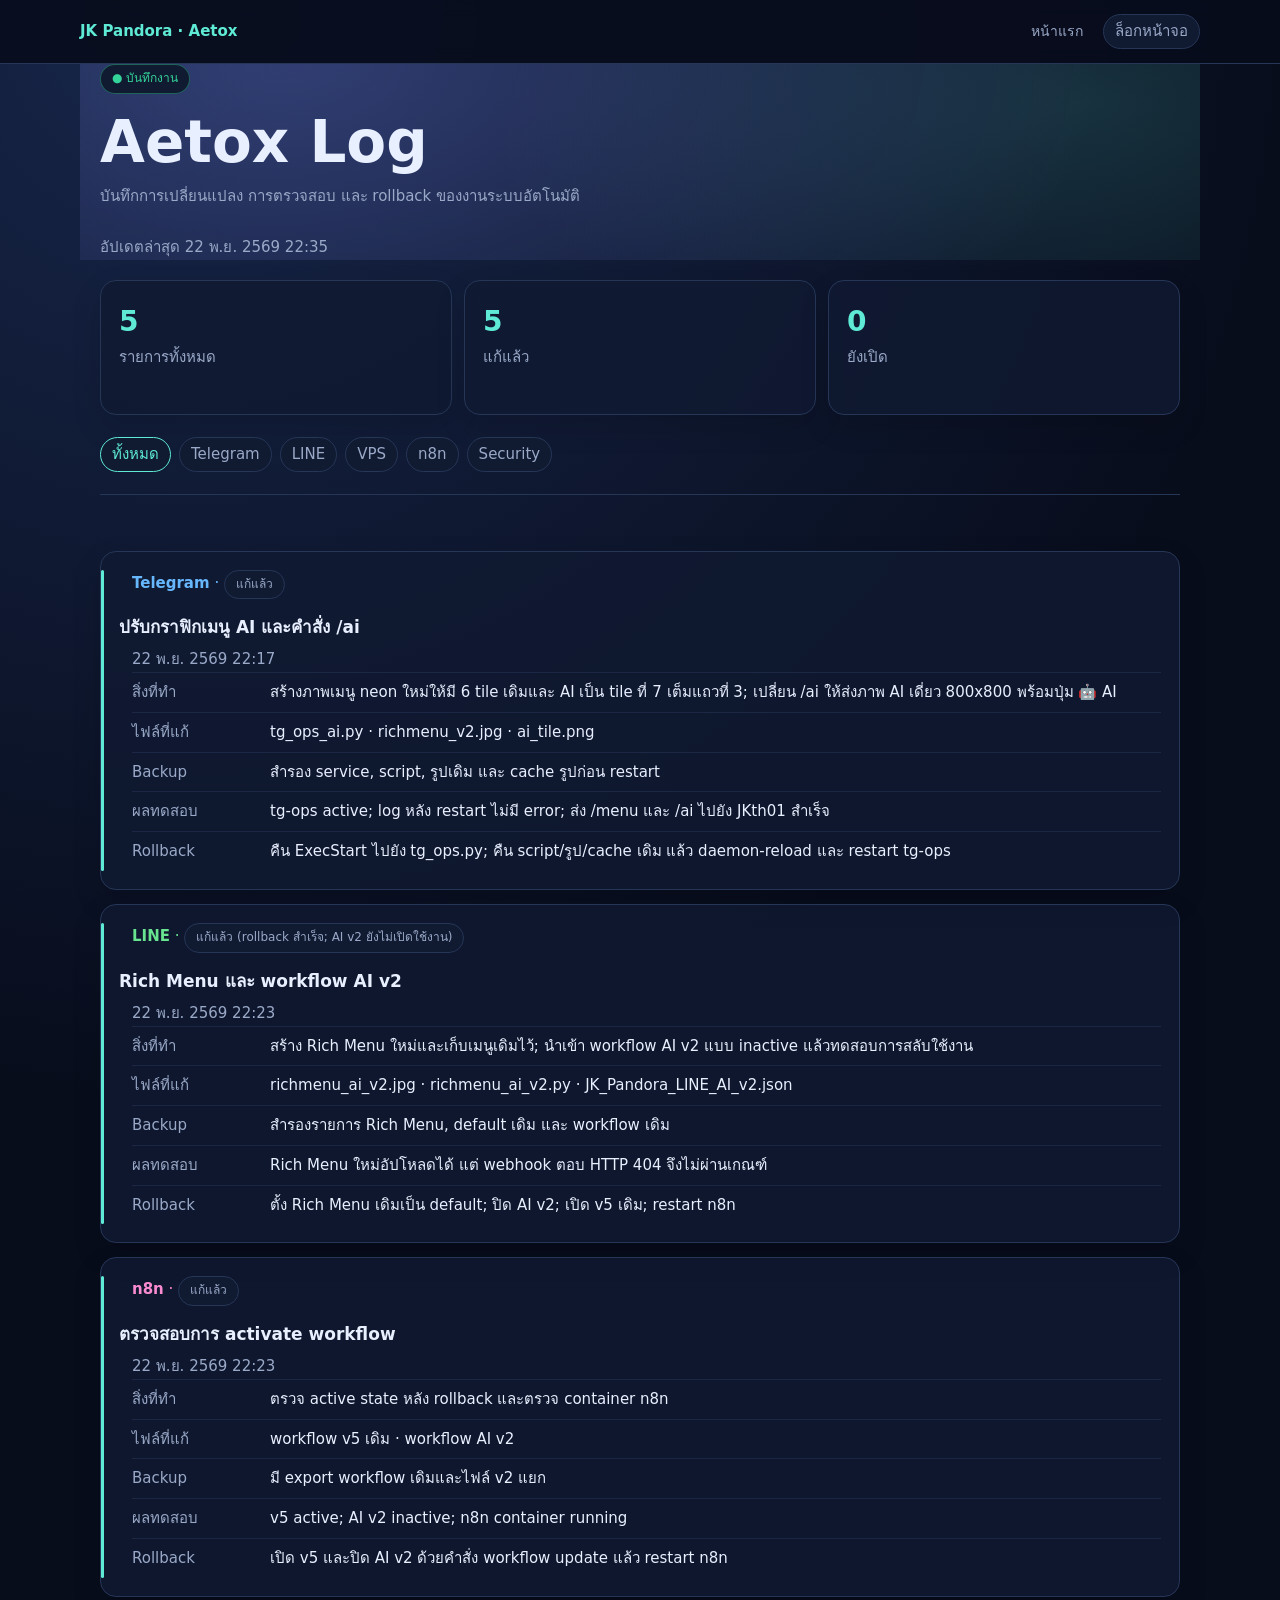
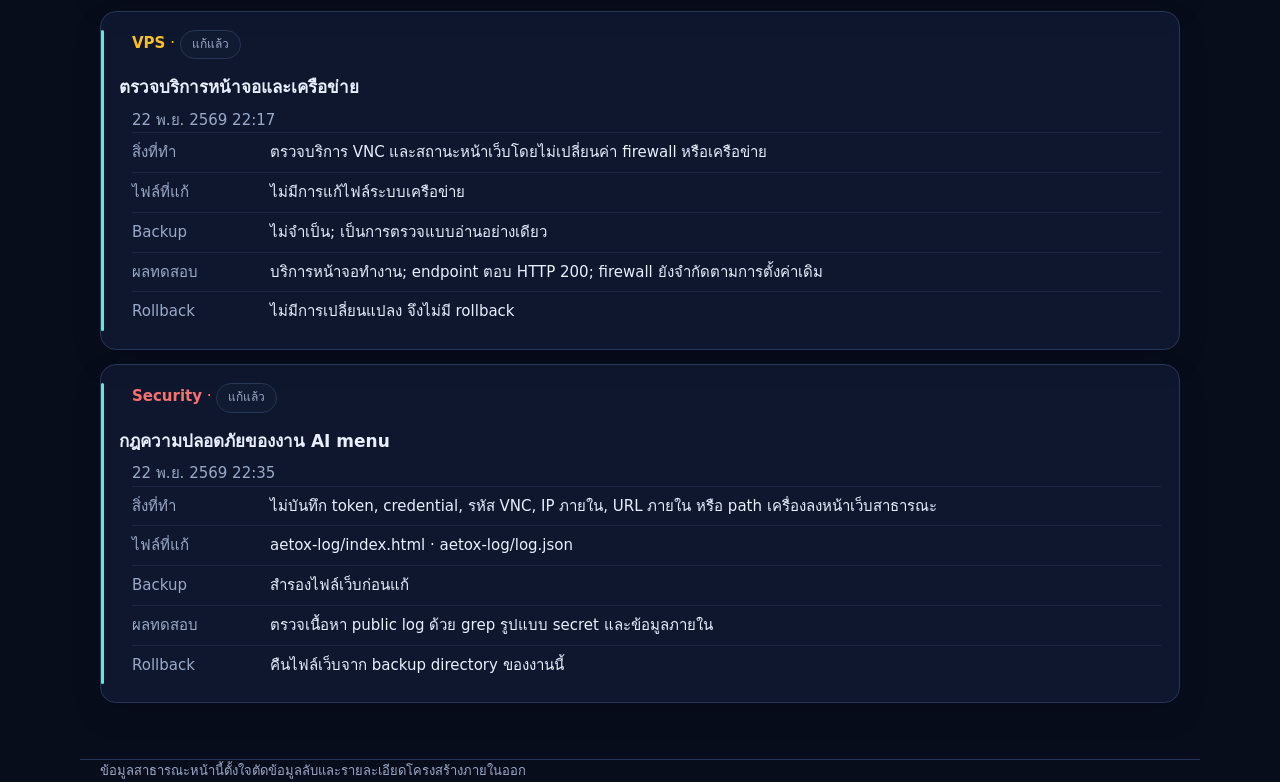
<file: aetox-log/index.html>
<!doctype html>
<html lang="th">
<head>
<meta charset="utf-8"><meta name="viewport" content="width=device-width,initial-scale=1">
<title>Aetox Log · JK Pandora</title>
<link rel="stylesheet" href="../assets/theme.css">
<style>
/* Motion: CSS transitions only, for filter and lock feedback; no information depends on motion. */
:root{--bg:#080d1c;--panel:#101a31;--line:#263657;--ink:#e8efff;--mut:#9aa9c8;--acc:#5eead4;--ok:#34d399;--warn:#fbbf24;--bad:#f87171}
*{box-sizing:border-box}body{margin:0;background:radial-gradient(circle at 15% 0,#17264a 0,#080d1c 42%);color:var(--ink);font:15px/1.65 system-ui,-apple-system,"Segoe UI",sans-serif}a{color:var(--acc)}
.wrap{width:min(1120px,calc(100% - 32px));margin:auto}nav{border-bottom:1px solid var(--line);background:#080d1ce8;backdrop-filter:blur(8px);position:sticky;top:0;z-index:5}.navin{display:flex;gap:20px;align-items:center;padding:14px 0}.navin b{margin-right:auto;color:var(--acc)}
header{padding:58px 0 28px}h1{font-size:clamp(32px,6vw,58px);line-height:1.05;margin:12px 0}h2{margin:0 0 5px}h3{margin:0 0 6px;font-size:18px}.sub,.meta{color:var(--mut)}.pill,.filter,.lockbtn{border:1px solid var(--line);border-radius:99px;padding:4px 11px;background:var(--panel);color:var(--mut);display:inline-block}.pill{font-size:12px}.live{color:var(--ok);border-color:#245c4e}.toolbar{display:flex;gap:8px;flex-wrap:wrap;margin:22px 0}.filter,.lockbtn{font:inherit;cursor:pointer}.filter.on,.filter:hover,.lockbtn:hover{border-color:var(--acc);color:var(--acc)}.summary{display:grid;grid-template-columns:repeat(auto-fit,minmax(150px,1fr));gap:12px;margin:20px 0}.card{background:#101a31cc;border:1px solid var(--line);border-radius:16px;padding:18px;box-shadow:0 12px 30px #0002}.stat{font-size:28px;color:var(--acc);font-weight:700}.log{display:grid;gap:14px}.logcard{position:relative}.logcard:before{content:"";position:absolute;left:0;top:18px;bottom:18px;width:3px;background:var(--acc);border-radius:3px}.logcard>*{margin-left:13px}.tag{margin-bottom:8px}.topic-Telegram{color:#67b7ff}.topic-LINE{color:#68e38f}.topic-VPS{color:#fbbf24}.topic-n8n{color:#fb8bd1}.topic-Security{color:#f87171}.row{display:grid;grid-template-columns:130px 1fr;gap:8px;border-top:1px solid #26365788;padding:7px 0}.row b{color:var(--mut);font-weight:500}.status{color:var(--ok);font-weight:600}.empty{padding:35px;text-align:center;color:var(--mut)}footer{padding:55px 0;color:var(--mut)}#lock{position:fixed;inset:0;background:#050914f5;display:none;place-items:center;z-index:20;text-align:center;padding:24px}#lock.show{display:grid}.lockbox{max-width:430px}.lockbox h2{color:var(--acc)}
@media(max-width:600px){.row{grid-template-columns:1fr;gap:0}.navin{gap:10px;font-size:13px}}
</style>
</head>
<body>
<nav><div class="wrap navin"><b>JK Pandora · Aetox</b><a href="../">หน้าแรก</a><button class="lockbtn" id="lockNow">ล็อกหน้าจอ</button></div></nav>
<header class="wrap"><span class="pill live">● บันทึกงาน</span><h1>Aetox Log</h1><p class="sub">บันทึกการเปลี่ยนแปลง การตรวจสอบ และ rollback ของงานระบบอัตโนมัติ</p><p class="meta" id="updated"></p></header>
<main class="wrap"><div class="summary"><div class="card"><div class="stat" id="total">–</div><div class="sub">รายการทั้งหมด</div></div><div class="card"><div class="stat" id="done">–</div><div class="sub">แก้แล้ว</div></div><div class="card"><div class="stat" id="open">–</div><div class="sub">ยังเปิด</div></div></div><div class="toolbar" id="filters"><button class="filter on" data-topic="ทั้งหมด">ทั้งหมด</button><button class="filter" data-topic="Telegram">Telegram</button><button class="filter" data-topic="LINE">LINE</button><button class="filter" data-topic="VPS">VPS</button><button class="filter" data-topic="n8n">n8n</button><button class="filter" data-topic="Security">Security</button></div><section class="log" id="log" aria-live="polite"><div class="empty">กำลังโหลด…</div></section></main>
<footer class="wrap">ข้อมูลสาธารณะหน้านี้ตั้งใจตัดข้อมูลลับและรายละเอียดโครงสร้างภายในออก</footer>
<div id="lock"><div class="lockbox"><h2>หน้าจอถูกล็อกชั่วคราว</h2><p class="sub">นี่เป็นการซ่อนหน้าจอในเบราว์เซอร์เท่านั้น ข้อมูลหน้านี้เป็นข้อมูลสาธารณะ</p><button class="lockbtn" id="unlock">ปลดล็อกหน้าจอ</button></div></div>
<script>
let entries=[],topic="ทั้งหมด";const esc=v=>String(v??"").replace(/[&<>"']/g,c=>({"&":"&amp;","<":"&lt;",">":"&gt;","\"":"&quot;","'":"&#39;"}[c]));
const date=v=>new Date(v).toLocaleString("th-TH",{dateStyle:"medium",timeStyle:"short"});
function render(){const rows=entries.filter(x=>topic==="ทั้งหมด"||x.topic===topic);document.getElementById("log").innerHTML=rows.length?rows.map(x=>`<article class="card logcard"><div class="tag topic-${esc(x.topic)}"><b>${esc(x.topic)}</b> · <span class="pill">${esc(x.status)}</span></div><h3>${esc(x.title)}</h3><div class="meta">${esc(date(x.date))}</div><div class="row"><b>สิ่งที่ทำ</b><span>${esc(x.work)}</span></div><div class="row"><b>ไฟล์ที่แก้</b><span>${x.files.map(esc).join(" · ")}</span></div><div class="row"><b>Backup</b><span>${esc(x.backup)}</span></div><div class="row"><b>ผลทดสอบ</b><span>${esc(x.test)}</span></div><div class="row"><b>Rollback</b><span>${esc(x.rollback)}</span></div></article>`).join(""):"<div class=\"empty\">ไม่มีรายการในหมวดนี้</div>"}
document.getElementById("filters").addEventListener("click",e=>{if(!e.target.dataset.topic)return;topic=e.target.dataset.topic;document.querySelectorAll(".filter").forEach(x=>x.classList.toggle("on",x===e.target));render()});
fetch("./log.json?t="+Date.now(),{cache:"no-store"}).then(r=>r.ok?r.json():Promise.reject()).then(d=>{entries=Array.isArray(d.entries)?d.entries:[];document.getElementById("updated").textContent="อัปเดตล่าสุด "+date(d.updated);document.getElementById("total").textContent=entries.length;document.getElementById("done").textContent=entries.filter(x=>String(x.status).includes("แก้แล้ว")).length;document.getElementById("open").textContent=entries.filter(x=>!String(x.status).includes("แก้แล้ว")).length;render()}).catch(()=>{document.getElementById("log").innerHTML="<div class=\"empty\">โหลดบันทึกไม่สำเร็จ</div>"});
let timer;function lock(){document.getElementById("lock").classList.add("show")}function reset(){clearTimeout(timer);timer=setTimeout(lock,300000)}["click","keydown","mousemove","touchstart"].forEach(e=>document.addEventListener(e,reset,{passive:true}));document.getElementById("lockNow").onclick=lock;document.getElementById("unlock").onclick=()=>{document.getElementById("lock").classList.remove("show");reset()};reset();
</script>
</body></html>
</file>
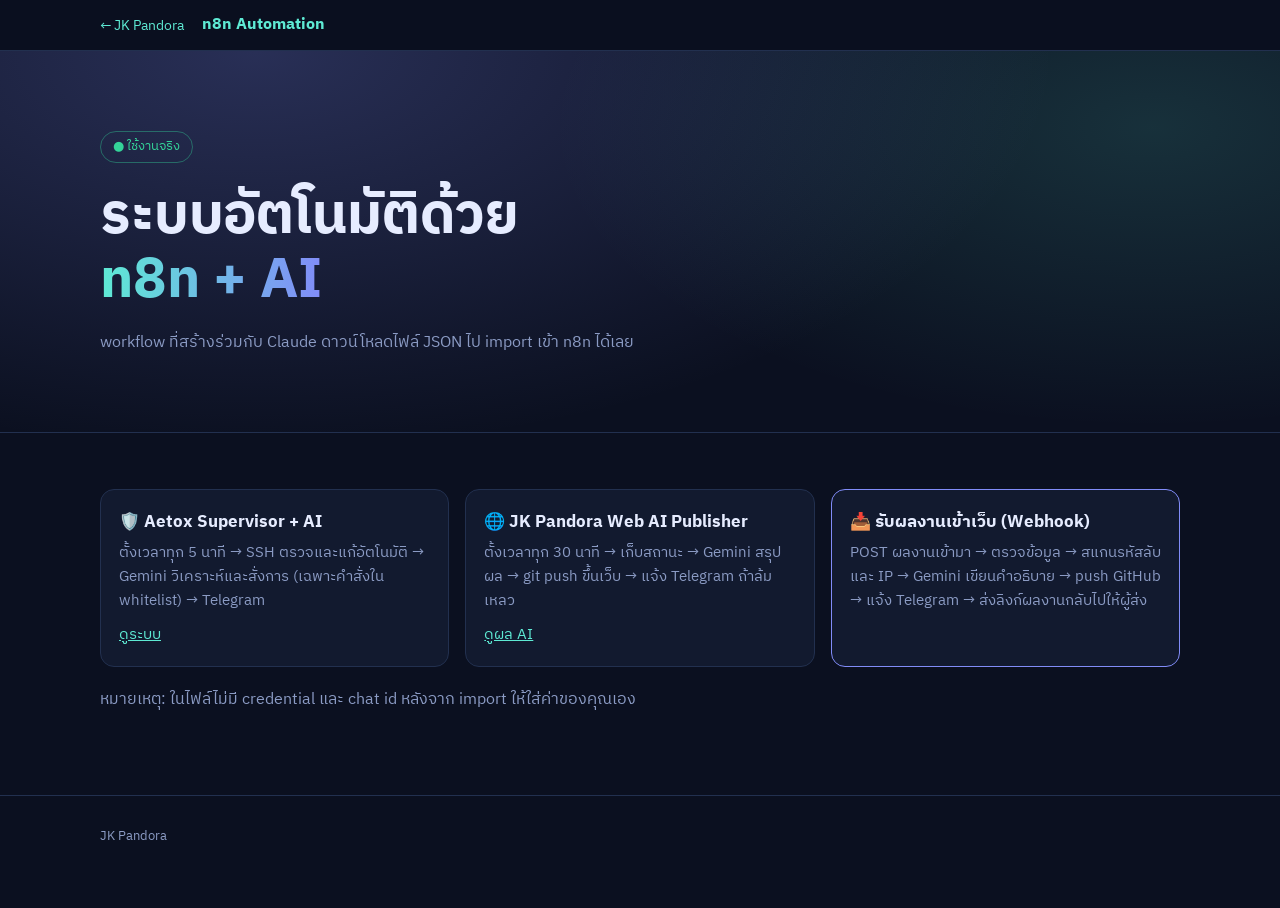
<file: n8n/index.html>
<!DOCTYPE html>
<html lang="th"><head><meta charset="utf-8"><meta name="viewport" content="width=device-width, initial-scale=1">
<title>n8n Automation · JK Pandora</title>
<link href="https://fonts.googleapis.com/css2?family=IBM+Plex+Sans+Thai:wght@400;500;600;700&family=JetBrains+Mono:wght@400;600&display=swap" rel="stylesheet">
<link rel="stylesheet" href="../assets/theme.css"></head><body>
<nav><div class="in"><a href="../" style="color:var(--acc)">← JK Pandora</a><b>n8n Automation</b></div></nav>
<header><div class="wrap"><span class="pill live">● ใช้งานจริง</span>
<h1>ระบบอัตโนมัติด้วย<br><span>n8n + AI</span></h1>
<p class="sub">workflow ที่สร้างร่วมกับ Claude ดาวน์โหลดไฟล์ JSON ไป import เข้า n8n ได้เลย</p></div></header>
<section><div class="wrap"><div class="grid">
<div class="card"><h3>🛡️ Aetox Supervisor + AI</h3><p>ตั้งเวลาทุก 5 นาที → SSH ตรวจและแก้อัตโนมัติ → Gemini วิเคราะห์และสั่งการ (เฉพาะคำสั่งใน whitelist) → Telegram</p><p style="margin-top:10px"><a href="../projects/aetox-vps/">ดูระบบ</a></p></div>
<div class="card"><h3>🌐 JK Pandora Web AI Publisher</h3><p>ตั้งเวลาทุก 30 นาที → เก็บสถานะ → Gemini สรุปผล → git push ขึ้นเว็บ → แจ้ง Telegram ถ้าล้มเหลว</p><p style="margin-top:10px"><a href="../projects/aetox-vps/#ai">ดูผล AI</a></p></div>
<div class="card" style="border-color:var(--acc2)"><h3>📥 รับผลงานเข้าเว็บ (Webhook)</h3><p>POST ผลงานเข้ามา → ตรวจข้อมูล → สแกนรหัสลับและ IP → Gemini เขียนคำอธิบาย → push GitHub → แจ้ง Telegram → ส่งลิงก์ผลงานกลับไปให้ผู้ส่ง</p></div>
</div>
<p class="sub" style="margin-top:20px">หมายเหตุ: ในไฟล์ไม่มี credential และ chat id หลังจาก import ให้ใส่ค่าของคุณเอง</p>
</div></section>
<footer><div class="wrap">JK Pandora</div></footer></body></html>
</file>
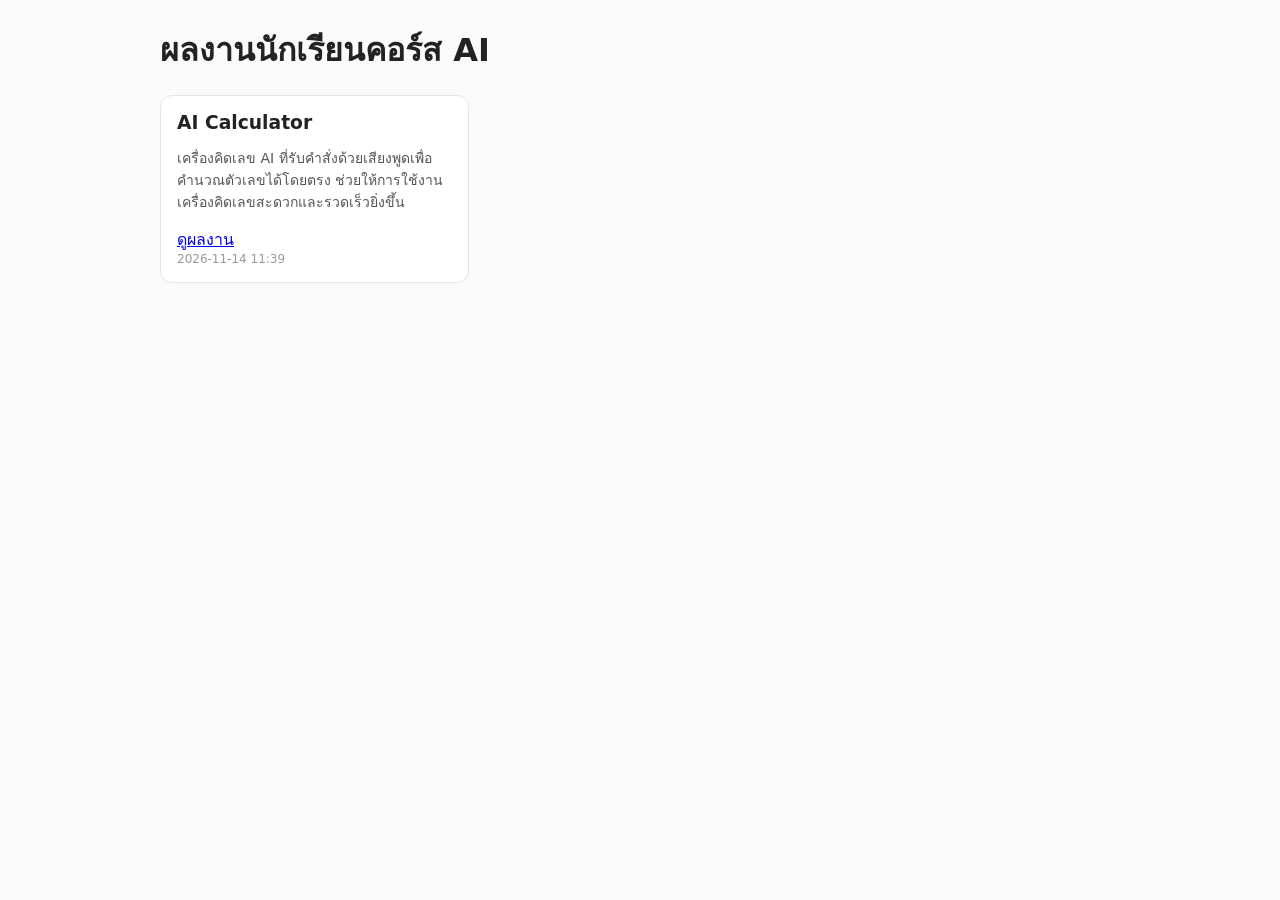
<file: works/index.html>
<!DOCTYPE html><html lang="th"><head><meta charset="utf-8">
<meta name="viewport" content="width=device-width,initial-scale=1"><title>ผลงานนักเรียน | JK Pandora</title>
<style>body{font-family:system-ui,sans-serif;max-width:960px;margin:auto;padding:24px;background:#fafafa;color:#222}
h1{margin:0 0 20px}.g{display:grid;grid-template-columns:repeat(auto-fill,minmax(260px,1fr));gap:16px}
.c{background:#fff;border:1px solid #e5e5e5;border-radius:12px;padding:16px}.c h3{margin:0 0 8px}
.c p{color:#555;font-size:14px}.c a{margin-right:12px}.d{color:#999;font-size:12px}</style></head>
<body><h1>ผลงานนักเรียนคอร์ส AI</h1><div class="g" id="g">กำลังโหลด…</div>
<script>fetch('works.json?'+Date.now()).then(r=>r.json()).then(ws=>{const e=s=>String(s||'').replace(/[&<>"]/g,c=>({'&':'&amp;','<':'&lt;','>':'&gt;','"':'&quot;'}[c]));
document.getElementById('g').innerHTML=ws.map(w=>`<div class="c"><h3>${e(w.name)}</h3><p>${e(w.desc)}</p>
${w.url?`<a href="${e(w.url)}" target="_blank">ดูผลงาน</a>`:''}${w.download?`<a href="${e(w.download)}" target="_blank">ดาวน์โหลด</a>`:''}
<div class="d">${e(w.date)}</div></div>`).join('')||'ยังไม่มีผลงาน'})</script></body></html>
</file>
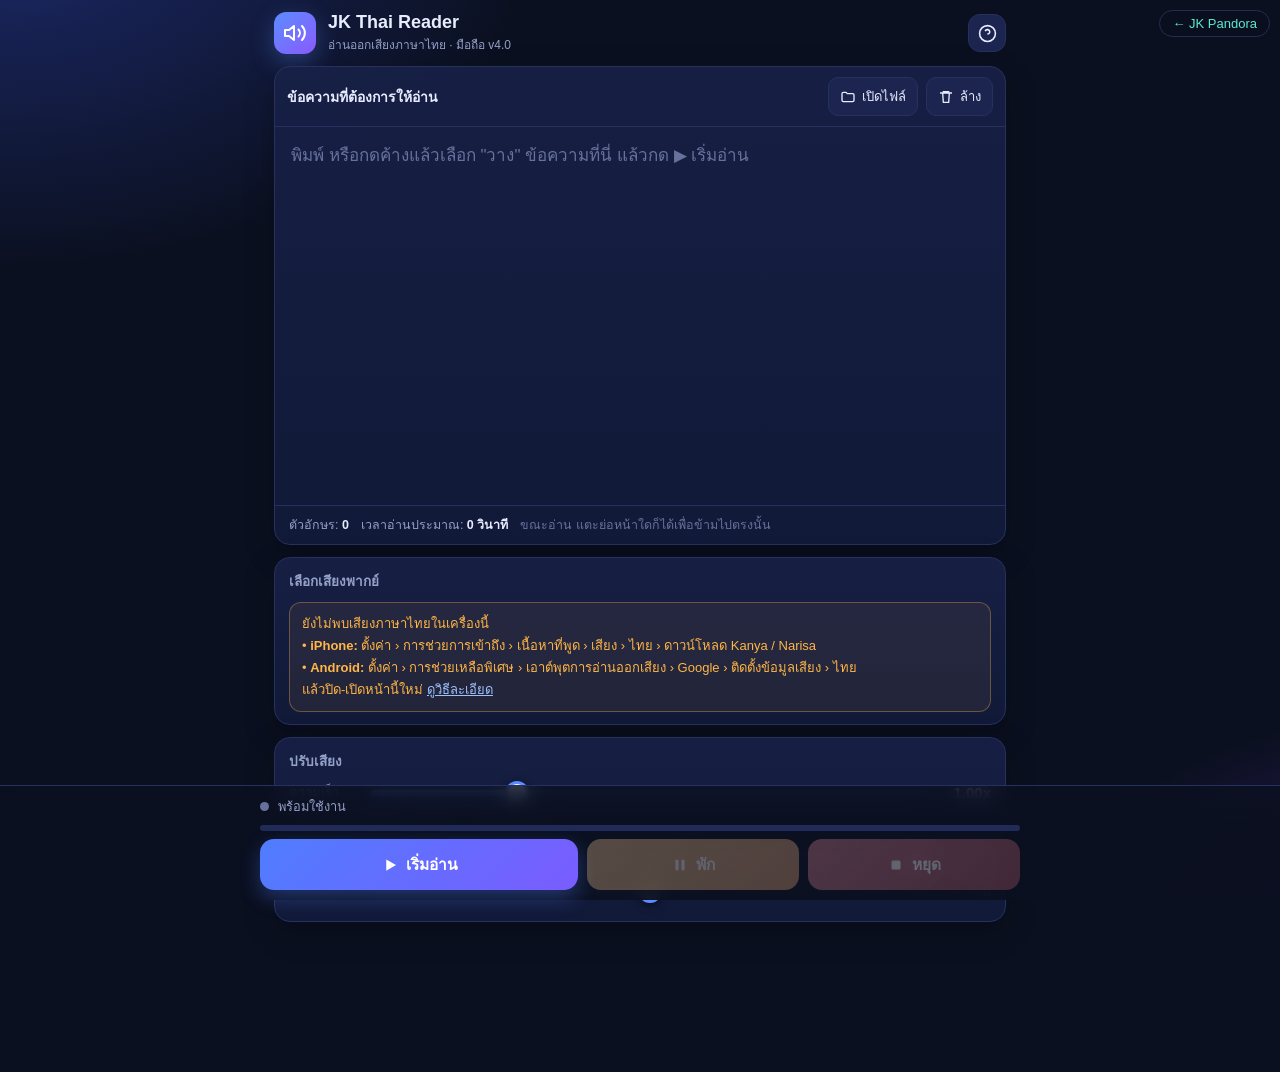
<file: programs/thai-reader-mobile/index.html>
<!DOCTYPE html>
<html lang="th">
<head>
<meta charset="utf-8">
<meta name="viewport" content="width=device-width,initial-scale=1,viewport-fit=cover">
<meta name="theme-color" content="#0b1020">
<meta name="apple-mobile-web-app-capable" content="yes">
<meta name="apple-mobile-web-app-title" content="JK Reader">
<title>JK Thai Reader Mobile</title>
<style>
:root{
  --bg0:#0b1020; --card:#151d3b; --card2:#1b2550; --line:#26315f;
  --txt:#e8ecff; --mut:#93a0c8; --dim:#66729c;
  --acc:#5b8cff; --acc2:#8a5bff; --ok:#22c38e; --warn:#ffb547; --bad:#ff5d73;
}
*{box-sizing:border-box;-webkit-tap-highlight-color:transparent}
html,body{margin:0;min-height:100%;background:radial-gradient(900px 600px at 0% -10%,#1d2a6b 0%,transparent 60%),radial-gradient(700px 500px at 110% 110%,#3a1f73 0%,transparent 55%),var(--bg0);background-attachment:fixed;color:var(--txt);
  font-family:"Sarabun","Leelawadee UI",-apple-system,"Segoe UI",Tahoma,sans-serif;font-size:15px}
button{font-family:inherit}
.app{max-width:760px;margin:0 auto;padding:calc(12px + env(safe-area-inset-top)) 14px calc(150px + env(safe-area-inset-bottom));display:flex;flex-direction:column;gap:12px}
header{display:flex;align-items:center;gap:12px}
.logo{width:42px;height:42px;border-radius:12px;background:linear-gradient(135deg,var(--acc),var(--acc2));display:grid;place-items:center;box-shadow:0 8px 24px #5b8cff55;flex:none}
.logo svg{width:24px;height:24px}
h1{font-size:18px;margin:0;font-weight:700}
.sub{color:var(--mut);font-size:12px;margin-top:2px}
.hbtn{margin-left:auto;width:38px;height:38px;border-radius:12px;border:1px solid var(--line);background:var(--card2);color:var(--txt);display:grid;place-items:center;flex:none}
.hbtn svg{width:19px;height:19px}
.card{background:linear-gradient(180deg,#172046ee,#121a3aee);border:1px solid var(--line);border-radius:16px;box-shadow:0 10px 30px #00000040}
.toolbar{display:flex;gap:8px;align-items:center;padding:10px 12px;border-bottom:1px solid var(--line);flex-wrap:wrap}
.ttl{font-weight:700;font-size:14px;margin-right:auto}
.btn{display:inline-flex;align-items:center;gap:6px;border:1px solid var(--line);background:var(--card2);color:var(--txt);padding:8px 11px;border-radius:10px;font-size:13px}
.btn svg{width:16px;height:16px}
.btn:disabled{opacity:.4}
.editor{position:relative;height:42vh;min-height:230px}
textarea{width:100%;height:100%;resize:none;border:0;outline:0;background:transparent;color:var(--txt);padding:14px 16px;font-family:inherit;font-size:17px;line-height:1.75}
textarea::placeholder{color:var(--dim)}
.reader{position:absolute;inset:0;overflow:auto;padding:10px 12px;display:none;font-size:17px;line-height:1.8;-webkit-overflow-scrolling:touch}
.reader.on{display:block}
.chunk{padding:8px 11px;border-radius:10px;margin:3px 0;color:var(--mut);border:1px solid transparent;white-space:pre-wrap;transition:.2s}
.chunk.done{color:#7d88b0}
.chunk.now{color:#fff;background:linear-gradient(90deg,#5b8cff2e,#8a5bff22);border-color:#5b8cff88}
.foot{display:flex;gap:12px;flex-wrap:wrap;padding:9px 14px;border-top:1px solid var(--line);color:var(--mut);font-size:12.5px}
.foot b{color:var(--txt)}
.sect{padding:12px 14px}
.sect h3{margin:0 0 10px;font-size:13.5px;color:var(--mut);font-weight:600;display:flex;align-items:center;gap:8px}
.sect h3 .count{margin-left:auto;font-size:11.5px;color:var(--dim);font-weight:400}
.voices{display:grid;grid-template-columns:1fr 1fr;gap:9px}
@media (max-width:380px){.voices{grid-template-columns:1fr}}
.voice{position:relative;border:1px solid var(--line);background:#121a39;border-radius:14px;padding:10px 40px 10px 10px;cursor:pointer}
.voice.sel{border-color:var(--acc);background:linear-gradient(180deg,#203070,#17204a);box-shadow:0 0 0 3px #5b8cff2a}
.vtop{display:flex;align-items:center;gap:9px}
.av{width:32px;height:32px;border-radius:50%;display:grid;place-items:center;font-weight:700;font-size:14px;flex:none;background:linear-gradient(135deg,#ff7eb3,#ff758c)}
.av.m{background:linear-gradient(135deg,#4facfe,#00c6fb)}
.av.u{background:linear-gradient(135deg,#8a5bff,#5b8cff)}
.vname{font-weight:700;font-size:14px;line-height:1.2;word-break:break-word}
.vmeta{color:var(--mut);font-size:11px;margin-top:2px}
.tag{display:inline-block;font-size:10.5px;padding:1px 7px;border-radius:99px;margin-top:6px;margin-right:4px;border:1px solid var(--line);color:var(--mut)}
.tag.best{color:#ffd68a;border-color:#8a6a2a}
.tag.off{color:#9ff0cf;border-color:#1f7a5a}
.prev{position:absolute;top:50%;right:8px;transform:translateY(-50%);width:28px;height:28px;border-radius:50%;border:1px solid var(--line);background:#0f1631;color:var(--txt);display:grid;place-items:center}
.prev svg{width:12px;height:12px}
.novoice{color:var(--warn);font-size:13px;line-height:1.7;background:#ffb54712;border:1px solid #ffb54755;border-radius:12px;padding:10px 12px}
.row{display:grid;grid-template-columns:70px 1fr 54px;align-items:center;gap:10px;margin:8px 0}
.row label{color:var(--mut);font-size:13px}
.row .val{text-align:right;font-weight:700;font-variant-numeric:tabular-nums}
input[type=range]{-webkit-appearance:none;appearance:none;width:100%;height:6px;border-radius:99px;background:linear-gradient(90deg,var(--acc) var(--p,50%),#2a3566 var(--p,50%));outline:0}
input[type=range]::-webkit-slider-thumb{-webkit-appearance:none;width:24px;height:24px;border-radius:50%;background:#fff;border:3px solid var(--acc);box-shadow:0 2px 8px #0008}
.presets{display:flex;flex-wrap:wrap;gap:6px;margin:2px 0 4px}
.chip{border:1px solid var(--line);background:#121a39;color:var(--mut);font-size:12.5px;padding:5px 11px;border-radius:99px}
.chip.on{color:#fff;border-color:var(--acc)}
/* bottom control dock */
.dock{position:fixed;left:0;right:0;bottom:0;z-index:5;padding:10px 14px calc(10px + env(safe-area-inset-bottom));background:linear-gradient(180deg,#0b1020cc,#0b1020f5 30%);backdrop-filter:blur(10px);-webkit-backdrop-filter:blur(10px);border-top:1px solid var(--line)}
.dock .in{max-width:760px;margin:0 auto}
.status{display:flex;align-items:center;gap:9px;font-size:12.8px;color:var(--mut);min-height:20px}
.dot{width:9px;height:9px;border-radius:50%;background:var(--dim);flex:none}
.dot.play{background:var(--ok);box-shadow:0 0 0 4px #22c38e33;animation:pulse 1.2s infinite}
.dot.load{background:var(--warn)}
.dot.err{background:var(--bad)}
@keyframes pulse{50%{opacity:.4}}
.bar{height:6px;border-radius:99px;background:#212b58;overflow:hidden;margin:8px 0}
.bar i{display:block;height:100%;width:0;background:linear-gradient(90deg,var(--acc),var(--acc2));transition:width .4s}
.ctrls{display:grid;grid-template-columns:1.5fr 1fr 1fr;gap:9px}
.big{border:0;border-radius:14px;padding:13px 8px;font-size:15.5px;font-weight:700;color:#fff;display:flex;align-items:center;justify-content:center;gap:7px}
.big svg{width:18px;height:18px}
.big:disabled{opacity:.35;filter:grayscale(.5)}
.play{background:linear-gradient(135deg,#4f7dff,#7a5cff);box-shadow:0 8px 20px #4f7dff55}
.pause{background:linear-gradient(135deg,#ffb547,#ff8f3c)}
.stop{background:linear-gradient(135deg,#ff6b81,#e64560)}
.toast{position:fixed;left:50%;bottom:calc(150px + env(safe-area-inset-bottom));transform:translateX(-50%) translateY(20px);opacity:0;pointer-events:none;background:#1e2754;border:1px solid var(--line);color:var(--txt);padding:11px 15px;border-radius:12px;box-shadow:0 14px 40px #0009;width:max-content;max-width:90vw;font-size:13.5px;line-height:1.55;transition:.25s;z-index:9}
.toast.show{opacity:1;transform:translateX(-50%) translateY(0)}
.toast.err{border-color:#ff5d7388}
.modal{position:fixed;inset:0;background:#0009;display:none;place-items:center;z-index:10;padding:16px}
.modal.on{display:grid}
.mbox{width:560px;max-width:100%;max-height:85vh;overflow:auto;background:#151d3b;border:1px solid var(--line);border-radius:18px;padding:20px 20px;line-height:1.7;font-size:14px}
.mbox h2{margin:0 0 8px;font-size:17px}
.mbox h4{margin:14px 0 4px;font-size:14px;color:#9fc0ff}
.mbox ul,.mbox ol{padding-left:20px;margin:4px 0}
</style>
</head>
<body><a href="../../" style="position:fixed;top:10px;right:10px;z-index:999;background:#0b1020cc;color:#5eead4;border:1px solid #22304f;border-radius:99px;padding:5px 12px;font:13px sans-serif;text-decoration:none">← JK Pandora</a>
<div class="app">
  <header>
    <div class="logo"><svg viewBox="0 0 24 24" fill="none" stroke="#fff" stroke-width="2" stroke-linecap="round" stroke-linejoin="round"><path d="M11 5 6 9H2v6h4l5 4V5z"/><path d="M15.5 8.5a5 5 0 0 1 0 7"/><path d="M19 5a10 10 0 0 1 0 14"/></svg></div>
    <div><h1>JK Thai Reader</h1><div class="sub">อ่านออกเสียงภาษาไทย · มือถือ v4.0</div></div>
    <button class="hbtn" onclick="showHelp()" aria-label="วิธีใช้"><svg viewBox="0 0 24 24" fill="none" stroke="currentColor" stroke-width="2"><circle cx="12" cy="12" r="10"/><path d="M9.1 9a3 3 0 0 1 5.8 1c0 2-3 3-3 3"/><path d="M12 17h.01"/></svg></button>
  </header>

  <section class="card">
    <div class="toolbar">
      <div class="ttl" id="edTitle">ข้อความที่ต้องการให้อ่าน</div>
      <button class="btn" id="bEdit" style="display:none" onclick="editMode()"><svg viewBox="0 0 24 24" fill="none" stroke="currentColor" stroke-width="2"><path d="M12 20h9"/><path d="M16.5 3.5a2.1 2.1 0 0 1 3 3L7 19l-4 1 1-4Z"/></svg>แก้ไข</button>
      <button class="btn" id="bOpen" onclick="$('fileIn').click()"><svg viewBox="0 0 24 24" fill="none" stroke="currentColor" stroke-width="2"><path d="M3 7a2 2 0 0 1 2-2h4l2 2h8a2 2 0 0 1 2 2v8a2 2 0 0 1-2 2H5a2 2 0 0 1-2-2z"/></svg>เปิดไฟล์</button>
      <button class="btn" id="bClear" onclick="clearText()"><svg viewBox="0 0 24 24" fill="none" stroke="currentColor" stroke-width="2"><path d="M3 6h18M8 6V4h8v2m-9 0 1 14h8l1-14"/></svg>ล้าง</button>
      <input type="file" id="fileIn" accept=".txt,.md,.csv,.log,.srt,text/plain" style="display:none">
    </div>
    <div class="editor">
      <textarea id="txt" placeholder="พิมพ์ หรือกดค้างแล้วเลือก &quot;วาง&quot; ข้อความที่นี่ แล้วกด ▶ เริ่มอ่าน"></textarea>
      <div class="reader" id="reader"></div>
    </div>
    <div class="foot">
      <span>ตัวอักษร: <b id="cnt">0</b></span>
      <span>เวลาอ่านประมาณ: <b id="est">0 วินาที</b></span>
      <span id="footHint" style="color:var(--dim)">ขณะอ่าน แตะย่อหน้าใดก็ได้เพื่อข้ามไปตรงนั้น</span>
    </div>
  </section>

  <section class="card sect">
    <h3>เลือกเสียงพากย์ <span class="count" id="vcount"></span></h3>
    <div class="voices" id="voices"></div>
  </section>

  <section class="card sect">
    <h3>ปรับเสียง</h3>
    <div class="row"><label>ความเร็ว</label><input type="range" id="rate" min="50" max="250" step="5" value="100"><span class="val" id="rateV">1.00x</span></div>
    <div class="presets" id="presets"></div>
    <div class="row"><label>ความดัง</label><input type="range" id="vol" min="10" max="100" step="5" value="100"><span class="val" id="volV">100%</span></div>
    <div class="row"><label>ระดับเสียง</label><input type="range" id="pitch" min="50" max="150" step="5" value="100"><span class="val" id="pitchV">0</span></div>
  </section>
</div>

<div class="dock"><div class="in">
  <div class="status"><span class="dot" id="dot"></span><span id="stat">พร้อมใช้งาน</span></div>
  <div class="bar"><i id="prog"></i></div>
  <div class="ctrls">
    <button class="big play" id="bPlay" onclick="play()"><svg viewBox="0 0 24 24" fill="currentColor"><path d="M7 4.5v15l13-7.5z"/></svg><span id="playLbl">เริ่มอ่าน</span></button>
    <button class="big pause" id="bPause" onclick="pause()" disabled><svg viewBox="0 0 24 24" fill="currentColor"><rect x="6" y="5" width="4" height="14" rx="1"/><rect x="14" y="5" width="4" height="14" rx="1"/></svg><span id="pauseLbl">พัก</span></button>
    <button class="big stop" id="bStop" onclick="stop()" disabled><svg viewBox="0 0 24 24" fill="currentColor"><rect x="6" y="6" width="12" height="12" rx="2"/></svg>หยุด</button>
  </div>
</div></div>

<div class="toast" id="toast"></div>
<div class="modal" id="modal" onclick="if(event.target===this)this.classList.remove('on')"><div class="mbox" id="mbox"></div></div>

<script>
const $ = id => document.getElementById(id);
const synth = window.speechSynthesis;
const LS = {
  get(k,d){ try{ const v=localStorage.getItem('jkr_'+k); return v==null?d:JSON.parse(v); }catch(e){ return d; } },
  set(k,v){ try{ localStorage.setItem('jkr_'+k, JSON.stringify(v)); }catch(e){} }
};
let S = Object.assign({voice:'', rate:100, vol:100, pitch:100}, LS.get('settings',{}));
let VOICES = [];
let state='idle', chunks=[], cur=-1, resumeAt=-1, lastKey='', runId=0;

/* ---------- voices ---------- */
const FEMALE = /kanya|narisa|premwadee|achara|female|woman|หญิง|google/i;
const MALE = /niwat|pattara|male|man|ชาย/i;
function gender(v){ const n=v.name; if(MALE.test(n) && !/female/i.test(n)) return 'm'; if(FEMALE.test(n)) return 'f'; return 'u'; }
function quality(v){ return /premium|enhanced|neural|natural|online/i.test(v.name) || /google/i.test(v.name) && !v.localService; }
function prettyName(v){ return v.name.replace(/\s*\((enhanced|premium)\)/i,'').replace(/^Microsoft\s+/,'').replace(/\s*-\s*Thai.*$/i,'').replace(/ Online \(Natural\)/i,''); }
function loadVoices(){
  if(!synth){ VOICES=[]; renderVoices(); return; }
  const all = synth.getVoices();
  VOICES = all.filter(v=>/^th/i.test(v.lang) || /thai|ไทย/i.test(v.name))
    .sort((a,b)=>(quality(b)-quality(a)) || a.name.localeCompare(b.name));
  if(VOICES.length && !VOICES.find(v=>v.voiceURI===S.voice)) S.voice = VOICES[0].voiceURI;
  renderVoices();
}
function curVoice(){ return VOICES.find(v=>v.voiceURI===S.voice) || VOICES[0] || null; }
function renderVoices(){
  $('vcount').textContent = VOICES.length ? `พบเสียงไทย ${VOICES.length} เสียงในเครื่องนี้` : '';
  if(!synth){ $('voices').innerHTML='<div class="novoice">เบราว์เซอร์นี้ไม่รองรับการอ่านออกเสียง — ลองเปิดด้วย Safari (iPhone) หรือ Chrome (Android)</div>'; return; }
  if(!VOICES.length){
    $('voices').innerHTML=`<div class="novoice" style="grid-column:1/-1">ยังไม่พบเสียงภาษาไทยในเครื่องนี้<br>
      • <b>iPhone:</b> ตั้งค่า › การช่วยการเข้าถึง › เนื้อหาที่พูด › เสียง › ไทย › ดาวน์โหลด Kanya / Narisa<br>
      • <b>Android:</b> ตั้งค่า › การช่วยเหลือพิเศษ › เอาต์พุตการอ่านออกเสียง › Google › ติดตั้งข้อมูลเสียง › ไทย<br>
      แล้วปิด-เปิดหน้านี้ใหม่ <a href="#" onclick="showHelp();return false" style="color:#9fc0ff">ดูวิธีละเอียด</a></div>`;
    return;
  }
  $('voices').innerHTML = VOICES.map((v,i)=>{
    const g=gender(v), nm=prettyName(v);
    const tags=[]; if(quality(v)) tags.push(['best','เสียงคุณภาพสูง']); if(v.localService) tags.push(['off','ใช้ได้ไม่มีเน็ต']);
    return `<div class="voice ${v.voiceURI===S.voice?'sel':''}" onclick="pickVoice(${i})">
      <button class="prev" aria-label="ฟังตัวอย่าง" onclick="event.stopPropagation();preview(${i})"><svg viewBox="0 0 24 24" fill="currentColor"><path d="M7 4.5v15l13-7.5z"/></svg></button>
      <div class="vtop"><div class="av ${g}">${esc(nm.charAt(0).toUpperCase())}</div>
        <div><div class="vname">${esc(nm)}</div><div class="vmeta">${g==='f'?'ผู้หญิง':g==='m'?'ผู้ชาย':'เสียงไทย'} · ${esc(v.lang)}</div></div></div>
      ${tags.map(t=>`<span class="tag ${t[0]}">${t[1]}</span>`).join('')}
    </div>`;}).join('');
}
function pickVoice(i){ S.voice=VOICES[i].voiceURI; renderVoices(); save(); if(state==='playing') restartAt(cur); }

/* ---------- settings ---------- */
function save(){ LS.set('settings',S); }
function speed(){ return S.rate/100; }
function paint(el){ const p=(el.value-el.min)/(el.max-el.min)*100; el.style.setProperty('--p',p+'%'); }
function fmtTime(sec){ sec=Math.round(sec); if(sec<60) return sec+' วินาที'; const m=Math.floor(sec/60), s=sec%60; return m+' นาที'+(s?' '+s+' วินาที':''); }
function updCount(){ const t=$('txt').value; $('cnt').textContent=t.length.toLocaleString(); $('est').textContent=fmtTime(t.replace(/\s/g,'').length/14/speed()); }
const PRE=[[75,'0.75x'],[100,'ปกติ'],[125,'1.25x'],[150,'1.5x'],[200,'2x']];
function renderPresets(){ $('presets').innerHTML=PRE.map(p=>`<span class="chip ${S.rate==p[0]?'on':''}" onclick="setRate(${p[0]})">${p[1]}</span>`).join(''); }
function setRate(v){ $('rate').value=v; onRate(); }
let liveT;
function liveRestart(){ clearTimeout(liveT); liveT=setTimeout(()=>{ if(state==='playing') restartAt(cur); },350); }
function onRate(){ S.rate=+$('rate').value; $('rateV').textContent=speed().toFixed(2)+'x'; paint($('rate')); renderPresets(); updCount(); save(); liveRestart(); }
function onVol(){ S.vol=+$('vol').value; $('volV').textContent=S.vol+'%'; paint($('vol')); save(); liveRestart(); }
function onPitch(){ S.pitch=+$('pitch').value; const d=S.pitch-100; $('pitchV').textContent=(d>0?'+':'')+d; paint($('pitch')); save(); liveRestart(); }

/* ---------- ui helpers ---------- */
let toastT;
function toast(msg, kind){ const t=$('toast'); t.className='toast show'+(kind==='err'?' err':''); t.innerHTML=msg; clearTimeout(toastT); toastT=setTimeout(()=>t.classList.remove('show'), kind==='err'?9000:4000); }
function esc(s){ return String(s).replace(/[&<>"']/g,c=>({'&':'&amp;','<':'&lt;','>':'&gt;','"':'&quot;',"'":'&#39;'}[c])); }
function setStat(text, kind){ $('stat').textContent=text; $('dot').className='dot '+(kind||''); }
function setButtons(){
  const busy = state==='playing'||state==='paused';
  $('bPlay').disabled = busy;
  $('bPause').disabled = !busy;
  $('bStop').disabled = !busy;
  $('pauseLbl').textContent = state==='paused' ? 'อ่านต่อ' : 'พัก';
  ['bOpen','bClear'].forEach(b=>$(b).disabled=busy);
  $('playLbl').textContent = resumeAt>0 ? 'อ่านต่อ' : 'เริ่มอ่าน';
}
function sourceText(){
  const ta=$('txt'); const sel=ta.value.substring(ta.selectionStart, ta.selectionEnd);
  return sel.trim() && document.activeElement===ta ? sel : ta.value;
}

/* ---------- text chunking (Thai-aware) ---------- */
const MAXLEN = 180;
function splitText(text){
  const clean = text
    .replace(/^\s{0,3}#{1,6}\s+/gm,'')            // markdown headings
    .replace(/!?\[([^\]]*)\]\([^)]*\)/g,'$1')     // links
    .replace(/\*{1,3}|_{2,3}|~~|`+/g,'')          // emphasis
    .replace(/^\s*([-*_=]\s*){3,}$/gm,'')         // rules
    .replace(/[ \t 　]+/g,' ');
  const out=[];
  clean.split(/\n\s*\n|\n/).forEach(par=>{
    par=par.trim(); if(!par) return;
    // split at sentence marks / Thai spaces into pieces <= MAXLEN
    const parts = par.split(/(?<=[.!?…।।ฯ])\s+|(?<=\S)\s+(?=\S)/);
    let buf='';
    parts.forEach(p=>{
      if(p.length>MAXLEN){ if(buf){out.push(buf);buf='';} for(let i=0;i<p.length;i+=MAXLEN) out.push(p.slice(i,i+MAXLEN)); return; }
      if((buf+' '+p).trim().length>MAXLEN){ out.push(buf); buf=p; } else buf=(buf?buf+' ':'')+p;
    });
    if(buf) out.push(buf);
  });
  return out.filter(c=>/[\p{L}\p{N}]/u.test(c));
}

/* ---------- reader view ---------- */
function readerMode(list){
  chunks=list; const r=$('reader');
  r.innerHTML = list.map((c,i)=>`<div class="chunk" id="c${i}" onclick="jump(${i})">${esc(c)}</div>`).join('');
  r.classList.add('on'); $('txt').style.visibility='hidden';
  $('bEdit').style.display=''; $('edTitle').textContent='กำลังอ่าน';
}
function editMode(){
  if(state!=='idle') stop();
  $('reader').classList.remove('on'); $('txt').style.visibility='visible';
  $('bEdit').style.display='none'; $('edTitle').textContent='ข้อความที่ต้องการให้อ่าน';
}
function mark(i){
  for(let k=0;k<chunks.length;k++){ const el=$('c'+k); if(!el) continue; el.classList.toggle('now',k===i); el.classList.toggle('done',k<i); }
  const el=$('c'+i); if(el){ const r=$('reader'); r.scrollTo({top:el.offsetTop-r.clientHeight/2+el.clientHeight/2,behavior:'smooth'}); }
}

/* ---------- speech engine ---------- */
function makeUtter(text){
  const u=new SpeechSynthesisUtterance(text);
  const v=curVoice(); if(v){ u.voice=v; u.lang=v.lang; } else u.lang='th-TH';
  u.rate=Math.min(10, speed()); u.volume=S.vol/100; u.pitch=S.pitch/100;
  return u;
}
let keepAlive;
function speakFrom(i, id){
  if(id!==runId) return;
  if(i>=chunks.length){ finish(); return; }
  cur=i; mark(i); LS.set('pos', {key:lastKey, idx:i});
  $('prog').style.width=(i/chunks.length*100)+'%';
  setStat(`กำลังอ่านส่วนที่ ${i+1}/${chunks.length}`,'play');
  const u=makeUtter(chunks[i]);
  let ended=false;
  u.onend=()=>{ if(ended) return; ended=true; if(id===runId && state==='playing') speakFrom(i+1,id); };
  u.onerror=e=>{ if(ended) return; ended=true;
    if(id!==runId || e.error==='interrupted' || e.error==='canceled') return;
    if(e.error==='not-allowed'){ state='idle'; resumeAt=i; setButtons(); setStat('แตะ "อ่านต่อ" อีกครั้งเพื่อเริ่มเสียง','err'); return; }
    // skip a broken chunk instead of stopping the whole reading
    setTimeout(()=>speakFrom(i+1,id),150);
  };
  synth.speak(u);
}
function startEngine(idx){
  runId++; const id=runId;
  synth.cancel();
  state='playing'; setButtons();
  // iOS needs speak() inside the tap handler; keep it synchronous
  speakFrom(idx,id);
  clearInterval(keepAlive);
  // Chrome on Android sometimes stalls long sessions; nudge it
  keepAlive=setInterval(()=>{ if(state==='playing' && !synth.speaking && !synth.pending){ speakFrom(cur,runId); } },4000);
}
function restartAt(i){ startEngine(Math.max(0,i)); }
function play(startIdx){
  if(!synth){ toast('เบราว์เซอร์นี้อ่านออกเสียงไม่ได้ — ลองเปิดด้วย Safari หรือ Chrome','err'); return; }
  const text=sourceText();
  if(!text.trim()){ toast('ยังไม่มีข้อความ — พิมพ์หรือวางข้อความก่อนครับ'); return; }
  const key=text.length+'|'+text.slice(0,200);
  const list=splitText(text);
  if(!list.length){ setStat('ไม่มีข้อความที่อ่านออกเสียงได้'); return; }
  let start=(typeof startIdx==='number')?startIdx:(key===lastKey && resumeAt>0 ? resumeAt : 0);
  if(typeof startIdx!=='number' && start===0){ const p=LS.get('pos',null); if(p && p.key===key && p.idx>0 && p.idx<list.length && lastKey!==key) start=p.idx; }
  lastKey=key; resumeAt=-1;
  if(chunks.join('\u0000')!==list.join('\u0000') || !$('reader').classList.contains('on')) readerMode(list);
  if(start>0 && typeof startIdx!=='number') toast(`อ่านต่อจากส่วนที่ ${start+1}`);
  startEngine(start);
}
function jump(i){ if(state==='idle'){ resumeAt=-1; play(i); } else restartAt(i); }
function pause(){
  if(state==='playing'){
    // cancel+resume is more reliable than synth.pause() on Android
    runId++; synth.cancel(); clearInterval(keepAlive);
    state='paused'; resumeAt=cur; setStat('พักไว้ — กด "อ่านต่อ" เพื่อฟังต่อ');
  } else if(state==='paused'){ startEngine(cur); }
  setButtons();
}
function stop(){
  runId++; if(synth) synth.cancel(); clearInterval(keepAlive);
  if(state!=='idle'){ resumeAt = cur>0 ? cur : -1; }
  state='idle'; setStat(resumeAt>0?`หยุดที่ส่วนที่ ${cur+1} — กด "อ่านต่อ" ได้`:'หยุดแล้ว'); setButtons();
}
function finish(){
  clearInterval(keepAlive); state='idle'; resumeAt=-1; LS.set('pos',null);
  $('prog').style.width='100%'; mark(chunks.length); setStat('อ่านจบแล้ว ✓'); setButtons();
}
function preview(i){
  if(state!=='idle'){ toast('หยุดการอ่านก่อน แล้วค่อยฟังตัวอย่างครับ'); return; }
  synth.cancel();
  const saved=S.voice; S.voice=VOICES[i].voiceURI;
  const u=makeUtter('สวัสดีครับ นี่คือตัวอย่างเสียงอ่านภาษาไทย ของ เจเค ไทย รีดเดอร์');
  S.voice=saved;
  u.onend=()=>setStat('พร้อมใช้งาน');
  setStat('กำลังเล่นเสียงตัวอย่าง','play'); synth.speak(u);
}

/* ---------- text input ---------- */
let saveT;
function clearText(){ $('txt').value=''; updCount(); resumeAt=-1; LS.set('text',''); setButtons(); editMode(); }
$('fileIn').onchange = async e=>{
  const f=e.target.files[0]; if(!f) return;
  const buf=await f.arrayBuffer(); let t;
  try{ t=new TextDecoder('utf-8',{fatal:true}).decode(buf); }catch(_){ try{ t=new TextDecoder('windows-874').decode(buf); }catch(__){ t=new TextDecoder().decode(buf); } }
  $('txt').value=t.replace(/^﻿/,''); updCount(); LS.set('text',$('txt').value); editMode(); e.target.value='';
  toast('เปิดไฟล์ '+esc(f.name)+' แล้ว');
};
$('txt').addEventListener('input',()=>{ updCount(); resumeAt=-1; setButtons(); clearTimeout(saveT); saveT=setTimeout(()=>LS.set('text',$('txt').value),500); });
$('rate').addEventListener('input',onRate);
$('vol').addEventListener('input',onVol);
$('pitch').addEventListener('input',onPitch);

function showHelp(){
  const n=VOICES.length;
  $('mbox').innerHTML=`<h2>วิธีใช้ JK Thai Reader (มือถือ)</h2>
  <ol><li>พิมพ์ / วางข้อความ หรือกด <b>เปิดไฟล์</b> (.txt)</li><li>เลือกเสียง แล้วกด <b>▶ เริ่มอ่าน</b></li><li>ระหว่างอ่าน แตะย่อหน้าใดก็ได้เพื่อข้ามไปอ่านตรงนั้น</li><li>ปิดแล้วเปิดใหม่ แอปจำข้อความและตำแหน่งที่อ่านค้างไว้ให้</li></ol>
  <h4>เสียงที่ใช้</h4>
  แอปเวอร์ชันมือถือใช้เสียงภาษาไทยที่มีอยู่ในโทรศัพท์ (ตอนนี้พบ ${n} เสียง) ใช้ได้แม้ไม่มีเน็ต
  <h4>เพิ่มเสียงไทยคุณภาพสูง — iPhone</h4>
  ตั้งค่า › การช่วยการเข้าถึง › เนื้อหาที่พูด › เสียง › ไทย › แตะ <b>Narisa</b> หรือ <b>Kanya (คุณภาพสูง/Enhanced)</b> เพื่อดาวน์โหลด แล้วปิด-เปิดแอปใหม่
  <h4>เพิ่มเสียงไทย — Android</h4>
  ตั้งค่า › การช่วยเหลือพิเศษ › เอาต์พุตการอ่านออกเสียง › เครื่องมือที่ต้องการ: <b>Google</b> › ⚙ › ติดตั้งข้อมูลเสียง › <b>ไทย</b>
  <h4>ติดตั้งเป็นไอคอนบนหน้าจอ</h4>
  • iPhone (Safari): ปุ่มแชร์ › <b>เพิ่มไปยังหน้าจอโฮม</b><br>• Android (Chrome): เมนู ⋮ › <b>เพิ่มลงในหน้าจอหลัก</b>
  <h4>หมายเหตุ</h4>
  ควรเปิดหน้าจอค้างไว้ขณะฟัง — บางเครื่องหยุดอ่านเมื่อล็อกหน้าจอ
  <div style="text-align:right;margin-top:14px"><button class="btn" onclick="$('modal').classList.remove('on')">ปิด</button></div>`;
  $('modal').classList.add('on');
}

/* ---------- init ---------- */
$('rate').value=S.rate; $('vol').value=S.vol; $('pitch').value=S.pitch;
onRate(); onVol(); onPitch();
const lastText=LS.get('text',''); if(lastText){ $('txt').value=lastText; }
updCount(); setButtons();
if(synth){ loadVoices(); synth.onvoiceschanged=loadVoices; setTimeout(loadVoices,800); setTimeout(loadVoices,2500); }
else renderVoices();
document.addEventListener('visibilitychange',()=>{ if(document.hidden && state==='playing'){ /* let it continue where allowed */ } });
</script>
</body>
</html>
</file>
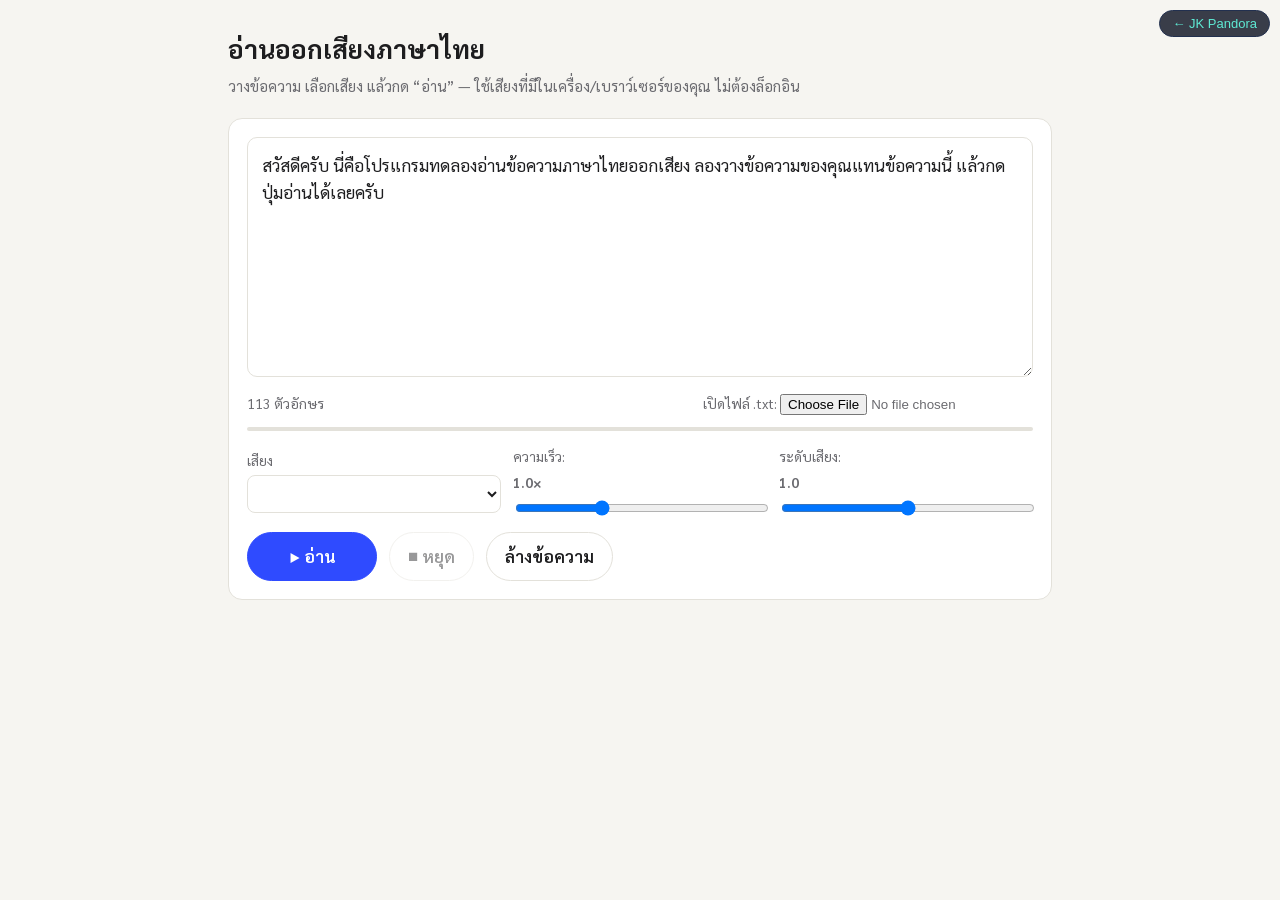
<file: programs/thai-tts/index.html>
<!DOCTYPE html>
<html lang="th">
<head>
<meta charset="utf-8">
<meta name="viewport" content="width=device-width, initial-scale=1">
<title>อ่านออกเสียงภาษาไทย</title>
<link rel="preconnect" href="https://fonts.googleapis.com">
<link href="https://fonts.googleapis.com/css2?family=Sarabun:wght@400;600;700&display=swap" rel="stylesheet">
<style>
  :root{
    --bg:#f6f5f1; --card:#ffffff; --ink:#1d1d1f; --muted:#6b6b70; --line:#e3e1da;
    --accent:#2f4bff; --accent-ink:#fff; --hl:#fff2a8;
  }
  @media (prefers-color-scheme: dark){
    :root{ --bg:#141416; --card:#1e1e22; --ink:#ececf0; --muted:#9a9aa2; --line:#2e2e34; --accent:#6f83ff; --hl:#5a4d00; }
  }
  *{box-sizing:border-box}
  body{margin:0;background:var(--bg);color:var(--ink);font-family:'Sarabun',system-ui,sans-serif;font-size:17px;line-height:1.6}
  .wrap{max-width:860px;margin:0 auto;padding:28px 18px 60px}
  h1{font-size:26px;margin:0 0 4px;font-weight:700}
  .sub{color:var(--muted);margin:0 0 20px;font-size:15px}
  .card{background:var(--card);border:1px solid var(--line);border-radius:14px;padding:18px}
  textarea{width:100%;min-height:240px;resize:vertical;border:1px solid var(--line);border-radius:10px;padding:14px;font:inherit;background:transparent;color:inherit}
  textarea:focus{outline:2px solid var(--accent);outline-offset:1px}
  .reader{display:none;min-height:240px;max-height:60vh;overflow:auto;border:1px solid var(--line);border-radius:10px;padding:14px;white-space:pre-wrap}
  .reader span.cur{background:var(--hl);border-radius:4px}
  .row{display:flex;flex-wrap:wrap;gap:12px;align-items:center;margin-top:14px}
  .ctrl{display:flex;flex-direction:column;gap:4px;font-size:14px;color:var(--muted);min-width:150px;flex:1}
  select,input[type=range]{width:100%}
  select{font:inherit;padding:8px;border-radius:8px;border:1px solid var(--line);background:var(--card);color:var(--ink)}
  button{font:inherit;font-weight:600;border:1px solid var(--line);background:var(--card);color:var(--ink);padding:10px 18px;border-radius:999px;cursor:pointer}
  button.primary{background:var(--accent);color:var(--accent-ink);border-color:var(--accent);min-width:130px}
  button:disabled{opacity:.45;cursor:default}
  .meta{display:flex;justify-content:space-between;color:var(--muted);font-size:14px;margin-top:8px;gap:10px;flex-wrap:wrap}
  .warn{margin-top:14px;padding:12px 14px;border-radius:10px;background:rgba(255,170,0,.12);border:1px solid rgba(255,170,0,.35);font-size:15px;display:none}
  .file{font-size:14px;color:var(--muted)}
  .progress{height:4px;background:var(--line);border-radius:4px;margin-top:12px;overflow:hidden}
  .progress>div{height:100%;width:0;background:var(--accent);transition:width .2s}
</style>
</head>
<body><a href="../../" style="position:fixed;top:10px;right:10px;z-index:999;background:#0b1020cc;color:#5eead4;border:1px solid #22304f;border-radius:99px;padding:5px 12px;font:13px sans-serif;text-decoration:none">← JK Pandora</a>
<div class="wrap">
  <h1>อ่านออกเสียงภาษาไทย</h1>
  <p class="sub">วางข้อความ เลือกเสียง แล้วกด “อ่าน” — ใช้เสียงที่มีในเครื่อง/เบราว์เซอร์ของคุณ ไม่ต้องล็อกอิน</p>

  <div class="card">
    <textarea id="txt" placeholder="วางหรือพิมพ์ข้อความภาษาไทยที่นี่..."></textarea>
    <div id="reader" class="reader" aria-live="off"></div>
    <div class="meta">
      <span id="count">0 ตัวอักษร</span>
      <label class="file">เปิดไฟล์ .txt: <input type="file" id="file" accept=".txt,text/plain"></label>
    </div>
    <div class="progress"><div id="bar"></div></div>

    <div class="row">
      <div class="ctrl">เสียง
        <select id="voice"></select>
      </div>
      <div class="ctrl">ความเร็ว: <b id="rateV">1.0×</b>
        <input type="range" id="rate" min="0.5" max="2" step="0.1" value="1">
      </div>
      <div class="ctrl">ระดับเสียง: <b id="pitchV">1.0</b>
        <input type="range" id="pitch" min="0.5" max="1.5" step="0.1" value="1">
      </div>
    </div>

    <div class="row">
      <button class="primary" id="play">▶ อ่าน</button>
      <button id="stop" disabled>■ หยุด</button>
      <button id="clear">ล้างข้อความ</button>
    </div>

    <div class="warn" id="warn"></div>
  </div>
</div>

<script>
const $ = id => document.getElementById(id);
const synth = window.speechSynthesis;
const txt=$('txt'), reader=$('reader'), voiceSel=$('voice'), rate=$('rate'), pitch=$('pitch');
const playBtn=$('play'), stopBtn=$('stop'), warn=$('warn'), bar=$('bar');
let voices=[], chunks=[], idx=0, state='idle'; // idle | playing | paused

function store(k,v){try{localStorage.setItem(k,v)}catch(e){}}
function load(k){try{return localStorage.getItem(k)}catch(e){return null}}

function showWarn(html){warn.innerHTML=html;warn.style.display='block'}

if(!synth){
  showWarn('เบราว์เซอร์นี้ไม่รองรับการอ่านออกเสียง ลองเปิดด้วย Microsoft Edge หรือ Google Chrome');
  playBtn.disabled=true;
}

function loadVoices(){
  if(!synth) return;
  voices = synth.getVoices();
  const th = voices.filter(v=>/^th/i.test(v.lang));
  const others = voices.filter(v=>!/^th/i.test(v.lang));
  // Prefer natural/online Thai voices first
  th.sort((a,b)=>(/natural|online/i.test(b.name)) - (/natural|online/i.test(a.name)));
  voiceSel.innerHTML='';
  const add=(list,label)=>{
    if(!list.length) return;
    const g=document.createElement('optgroup'); g.label=label;
    list.forEach(v=>{const o=document.createElement('option');o.value=v.name;o.textContent=`${v.name} (${v.lang})`;g.appendChild(o)});
    voiceSel.appendChild(g);
  };
  add(th,'ภาษาไทย'); add(others,'ภาษาอื่น');
  const saved=load('tr_voice');
  if(saved && voices.some(v=>v.name===saved)) voiceSel.value=saved;
  else if(th.length) voiceSel.value=th[0].name;
  if(!th.length && voices.length){
    showWarn('ยังไม่พบเสียงภาษาไทยในเครื่องนี้ — แนะนำให้เปิดหน้านี้ด้วย <b>Microsoft Edge</b> (มีเสียงไทย “Premwadee / Niwat Online (Natural)” ฟรี) หรือเพิ่มเสียงไทยใน Windows: Settings → Time &amp; Language → Speech → Add voices → Thai');
  } else if(th.length){ warn.style.display='none'; }
}
if(synth){ loadVoices(); synth.onvoiceschanged=loadVoices; }

// Split text into sentence-ish chunks (Chrome cuts off long utterances)
function makeChunks(text){
  const out=[]; const MAX=180;
  const parts = text.split(/(\n+|(?<=[.!?。…ฯ])\s+|\s{1,})/);
  let buf='';
  for(const p of parts){
    if(p===undefined) continue;
    if((buf+p).length>MAX && buf.trim()){ out.push(buf); buf=''; }
    if(p.length>MAX){ for(let i=0;i<p.length;i+=MAX) out.push(p.slice(i,i+MAX)); continue; }
    buf+=p;
    if(/\n/.test(p) && buf.trim()){ out.push(buf); buf=''; }
  }
  if(buf.length) out.push(buf);
  return out;
}

function renderReader(){
  reader.innerHTML='';
  chunks.forEach((c,i)=>{const s=document.createElement('span');s.textContent=c;s.dataset.i=i;s.onclick=()=>jumpTo(i);reader.appendChild(s)});
}
function mark(i){
  reader.querySelectorAll('span.cur').forEach(s=>s.classList.remove('cur'));
  const s=reader.querySelector(`span[data-i="${i}"]`);
  if(s){s.classList.add('cur'); s.scrollIntoView({block:'nearest',behavior:'smooth'});}
  bar.style.width = chunks.length? (i/chunks.length*100)+'%' : '0';
}

function speakFrom(i){
  synth.cancel();
  idx=i;
  speakNext();
}
function speakNext(){
  while(idx<chunks.length && !chunks[idx].trim()) idx++;
  if(idx>=chunks.length){ finish(); return; }
  const u=new SpeechSynthesisUtterance(chunks[idx].trim());
  const v=voices.find(v=>v.name===voiceSel.value);
  if(v){u.voice=v;u.lang=v.lang}else{u.lang='th-TH'}
  u.rate=+rate.value; u.pitch=+pitch.value;
  const my=idx;
  u.onstart=()=>mark(my);
  u.onend=()=>{ if(state==='playing' && idx===my){ idx++; speakNext(); } };
  u.onerror=e=>{ if(e.error!=='interrupted' && e.error!=='canceled'){ showWarn('อ่านไม่สำเร็จ: '+e.error); finish(); } };
  synth.speak(u);
}

function start(){
  const text=txt.value;
  if(!text.trim()){ txt.focus(); return; }
  chunks=makeChunks(text); renderReader();
  txt.style.display='none'; reader.style.display='block';
  state='playing'; ui(); speakFrom(0);
}
function jumpTo(i){ if(state==='idle') return; state='playing'; ui(); speakFrom(i); }
function finish(){
  state='idle'; synth && synth.cancel(); ui();
  bar.style.width='100%'; setTimeout(()=>{ if(state==='idle') bar.style.width='0'; },800);
  reader.style.display='none'; txt.style.display='block';
}
function ui(){
  playBtn.textContent = state==='playing' ? '❚❚ หยุดชั่วคราว' : state==='paused' ? '▶ อ่านต่อ' : '▶ อ่าน';
  stopBtn.disabled = state==='idle';
}

playBtn.onclick=()=>{
  if(state==='idle') start();
  else if(state==='playing'){ state='paused'; synth.cancel(); ui(); }       // cancel+resume from chunk is more reliable than pause()
  else { state='playing'; ui(); speakFrom(idx); }
};
stopBtn.onclick=finish;
$('clear').onclick=()=>{ finish(); txt.value=''; update(); txt.focus(); };

voiceSel.onchange=()=>{ store('tr_voice',voiceSel.value); if(state==='playing') speakFrom(idx); };
rate.oninput=()=>{ $('rateV').textContent=(+rate.value).toFixed(1)+'×'; store('tr_rate',rate.value); };
pitch.oninput=()=>{ $('pitchV').textContent=(+pitch.value).toFixed(1); store('tr_pitch',pitch.value); };
rate.onchange=pitch.onchange=()=>{ if(state==='playing') speakFrom(idx); };

function update(){ $('count').textContent=txt.value.length.toLocaleString('th-TH')+' ตัวอักษร'; store('tr_text',txt.value); }
txt.addEventListener('input',update);

$('file').onchange=e=>{
  const f=e.target.files[0]; if(!f) return;
  const r=new FileReader(); r.onload=()=>{ finish(); txt.value=r.result; update(); }; r.readAsText(f,'utf-8');
};

// restore
const sr=load('tr_rate'), sp=load('tr_pitch'), st=load('tr_text');
if(sr){rate.value=sr; rate.oninput();}
if(sp){pitch.value=sp; pitch.oninput();}
txt.value = st || 'สวัสดีครับ นี่คือโปรแกรมทดลองอ่านข้อความภาษาไทยออกเสียง ลองวางข้อความของคุณแทนข้อความนี้ แล้วกดปุ่มอ่านได้เลยครับ';
update();

</script>
</body>
</html>
</file>
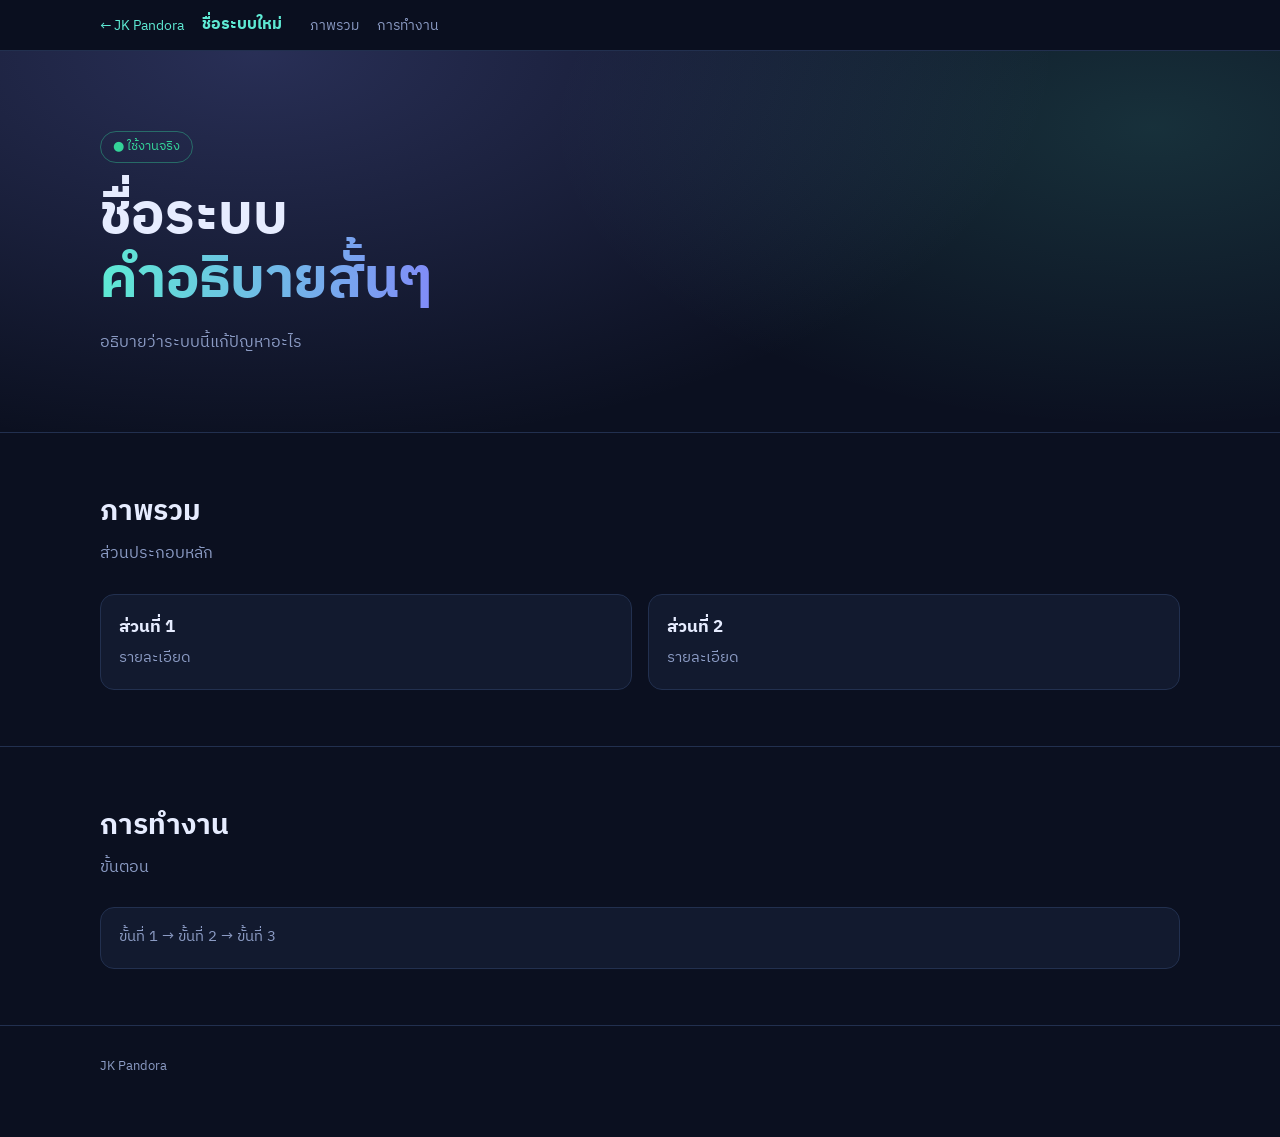
<file: projects/_template/index.html>
<!DOCTYPE html>
<html lang="th">
<head>
<meta charset="utf-8">
<meta name="viewport" content="width=device-width, initial-scale=1">
<title>ชื่อระบบใหม่ · JK Pandora</title>
<link href="https://fonts.googleapis.com/css2?family=IBM+Plex+Sans+Thai:wght@400;500;600;700&family=JetBrains+Mono:wght@400;600&display=swap" rel="stylesheet">
<link rel="stylesheet" href="../../assets/theme.css">
</head>
<body>
<!-- แม่แบบสำหรับระบบใหม่: copy โฟลเดอร์นี้ไปตั้งชื่อใหม่ แล้วแก้ข้อความ -->
<nav><div class="in"><a href="../../" style="color:var(--acc)">← JK Pandora</a><b>ชื่อระบบใหม่</b><a href="#overview">ภาพรวม</a><a href="#how">การทำงาน</a></div></nav>
<header><div class="wrap">
<span class="pill live">● ใช้งานจริง</span>
<h1>ชื่อระบบ<br><span>คำอธิบายสั้นๆ</span></h1>
<p class="sub">อธิบายว่าระบบนี้แก้ปัญหาอะไร</p>
</div></header>
<section id="overview"><div class="wrap">
<h2>ภาพรวม</h2><p class="sub">ส่วนประกอบหลัก</p>
<div class="grid">
<div class="card"><h3>ส่วนที่ 1</h3><p>รายละเอียด</p></div>
<div class="card"><h3>ส่วนที่ 2</h3><p>รายละเอียด</p></div>
</div>
</div></section>
<section id="how"><div class="wrap">
<h2>การทำงาน</h2><p class="sub">ขั้นตอน</p>
<div class="card"><p>ขั้นที่ 1 → ขั้นที่ 2 → ขั้นที่ 3</p></div>
</div></section>
<footer><div class="wrap">JK Pandora</div></footer>
</body>
</html>
</file>
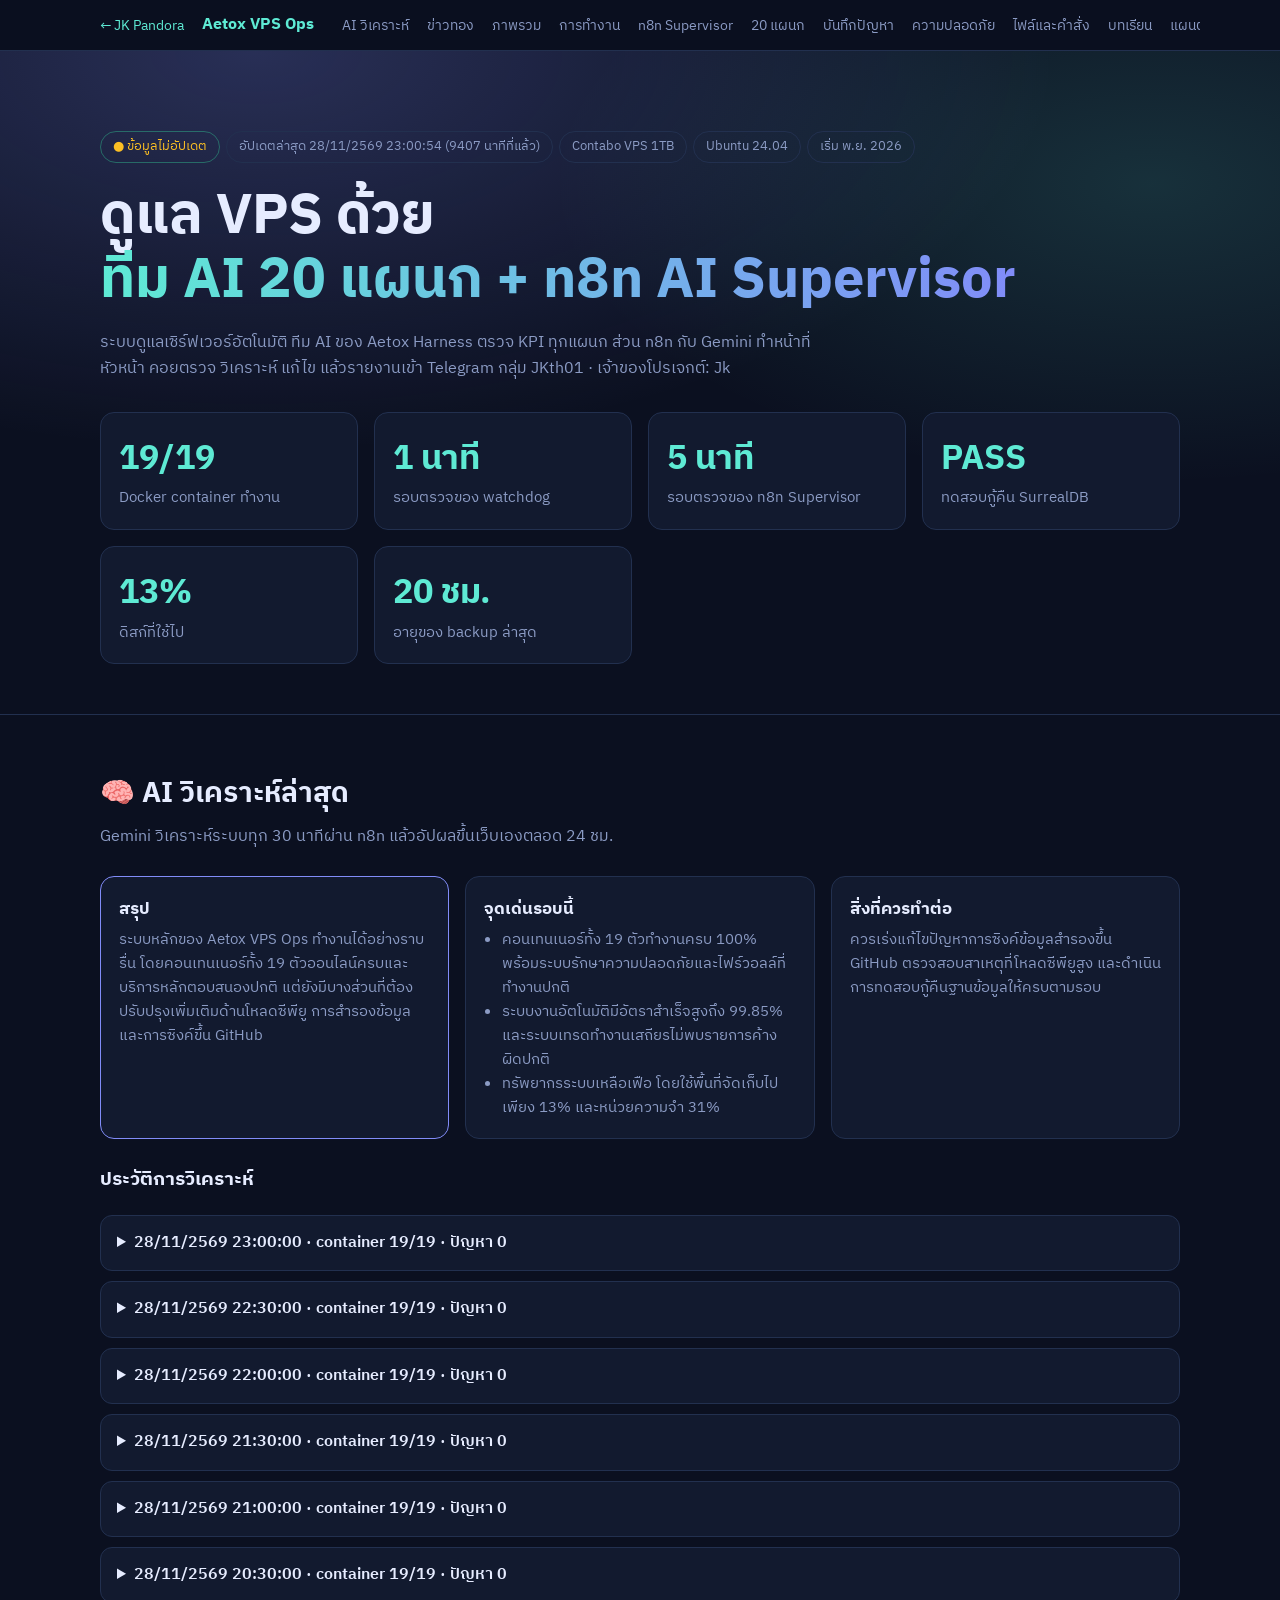
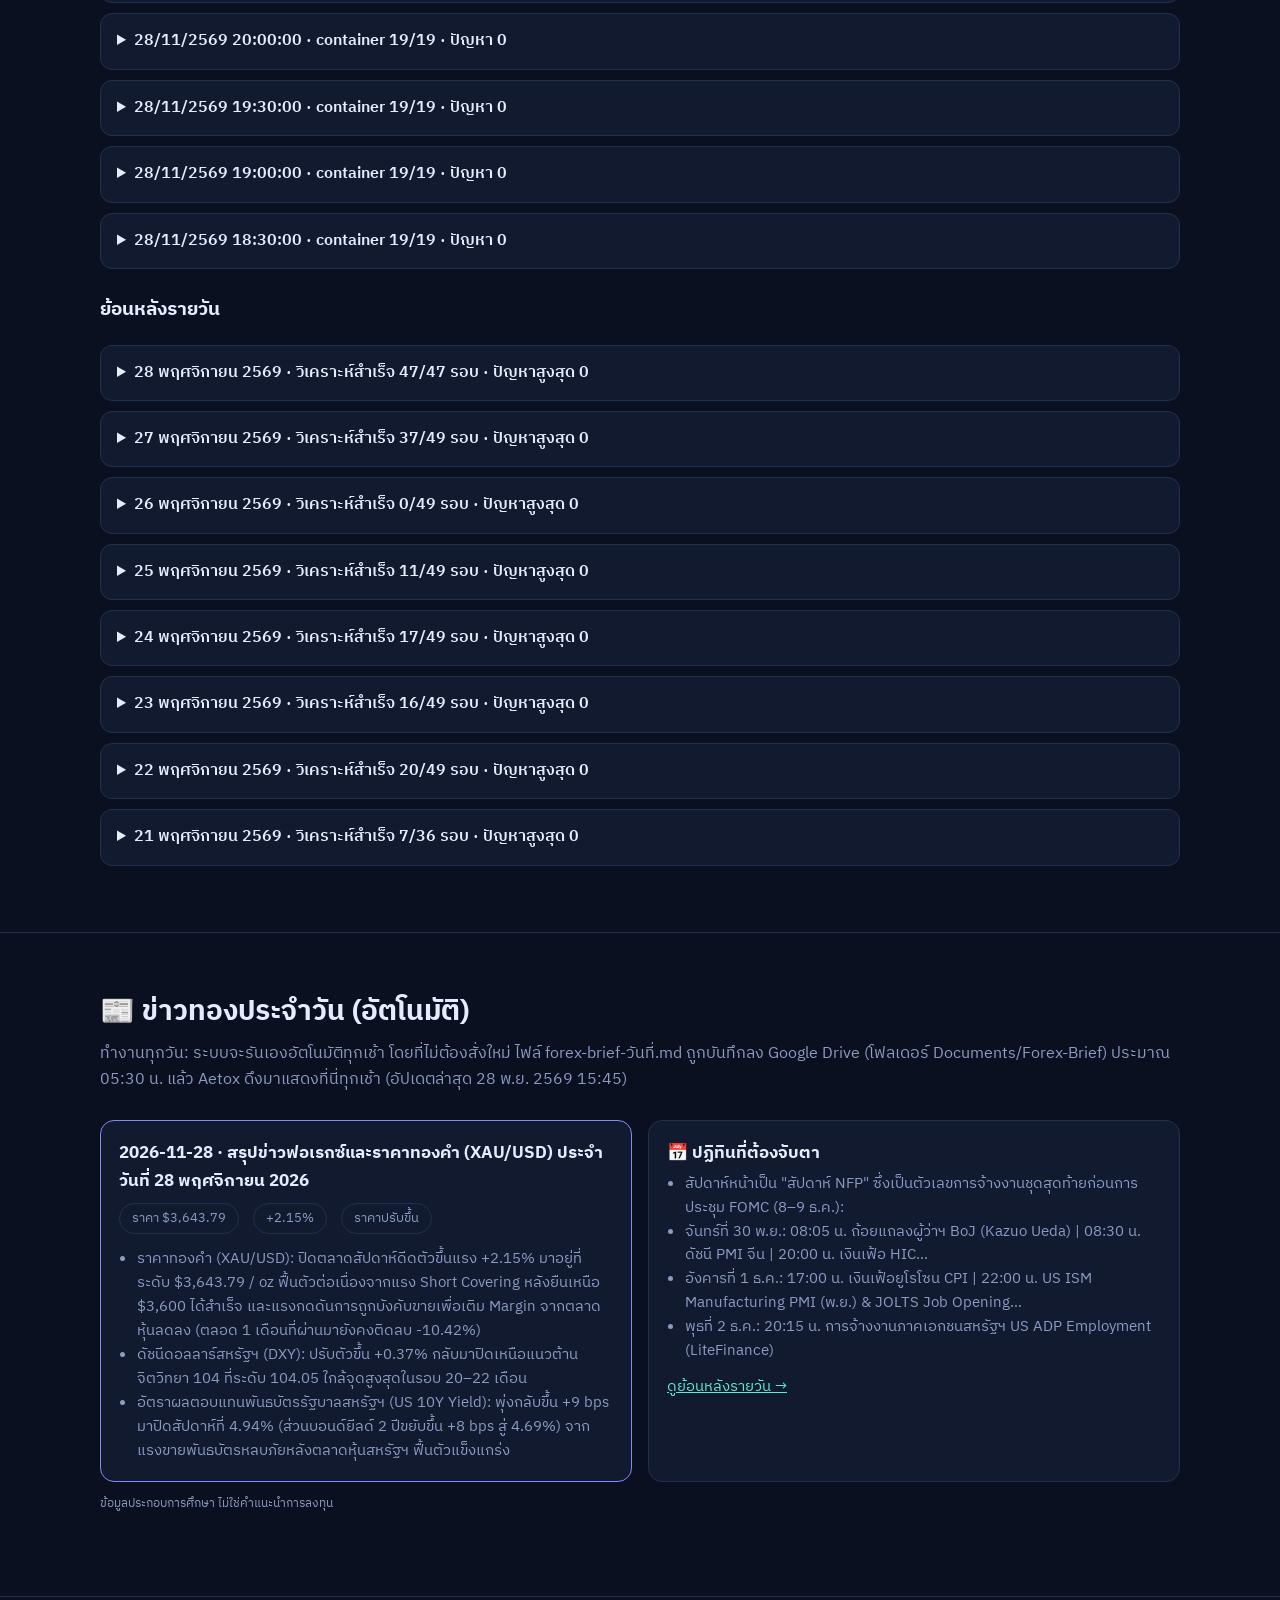
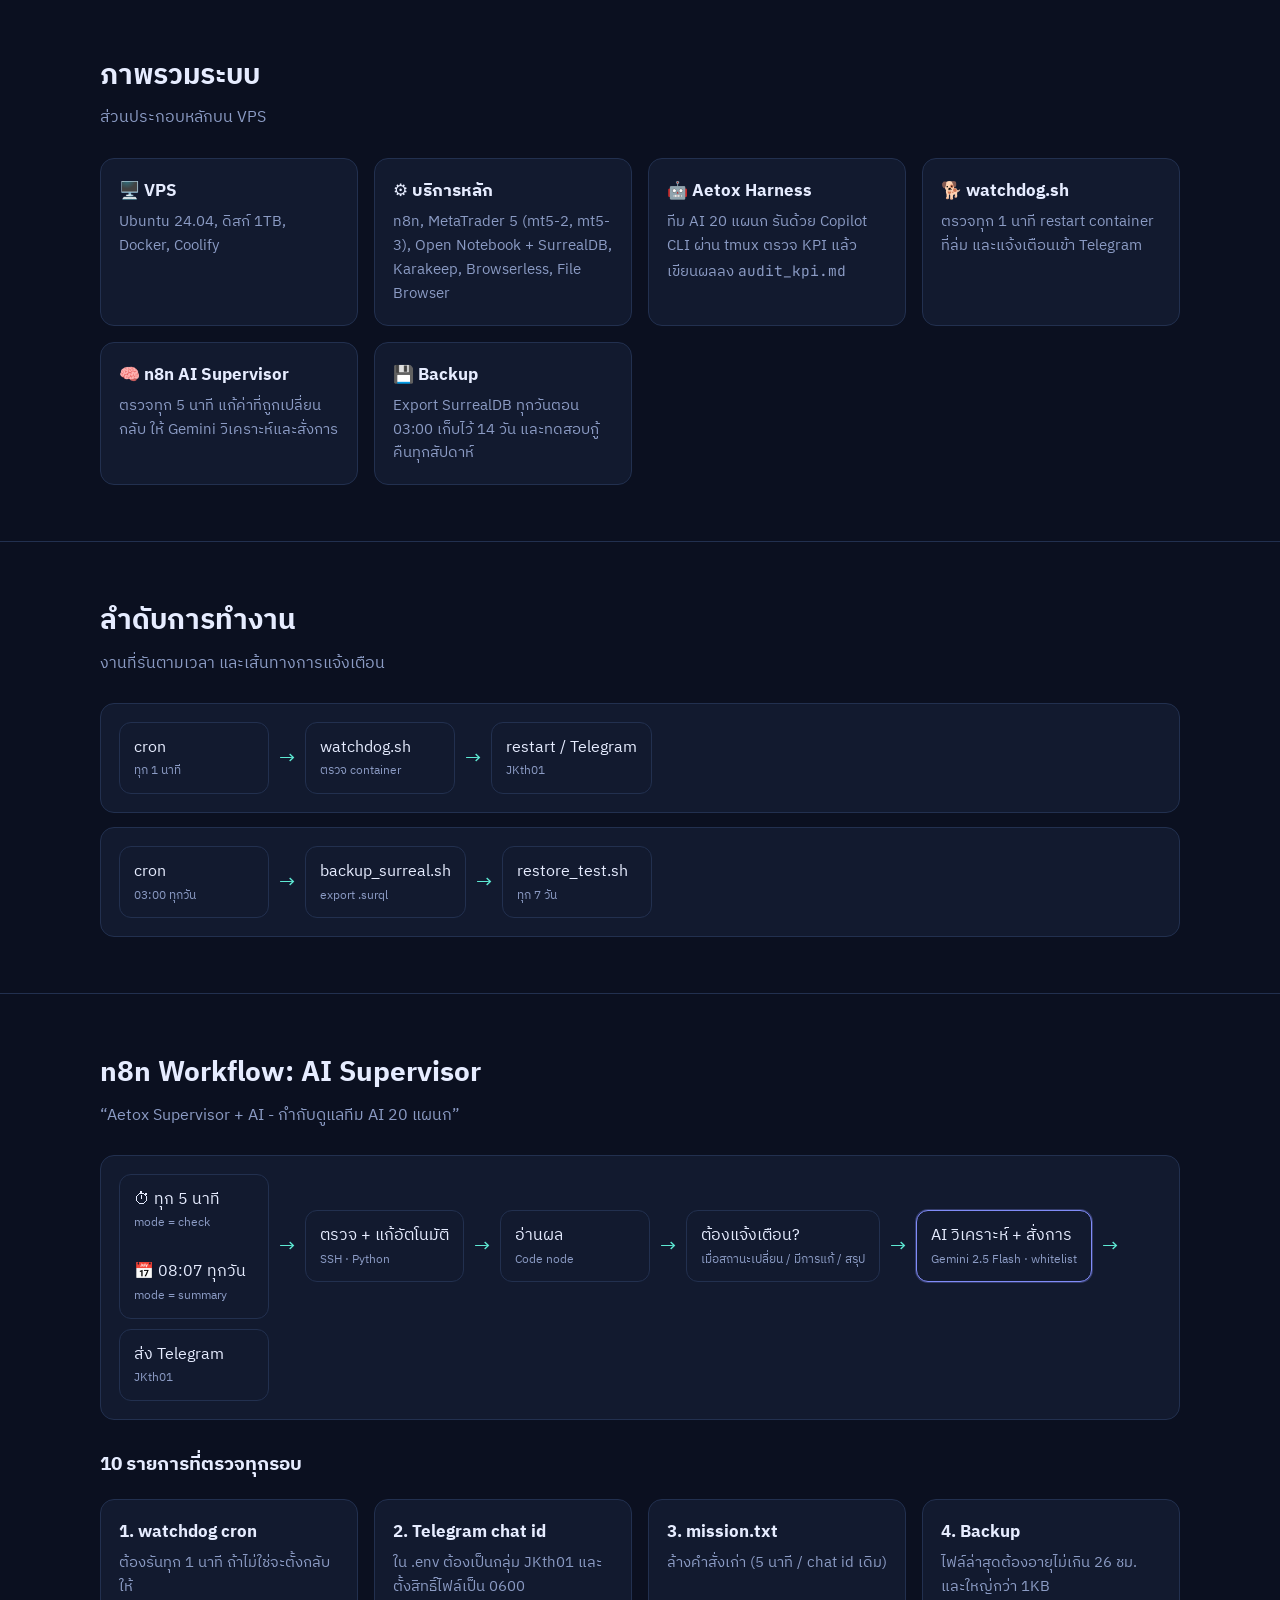
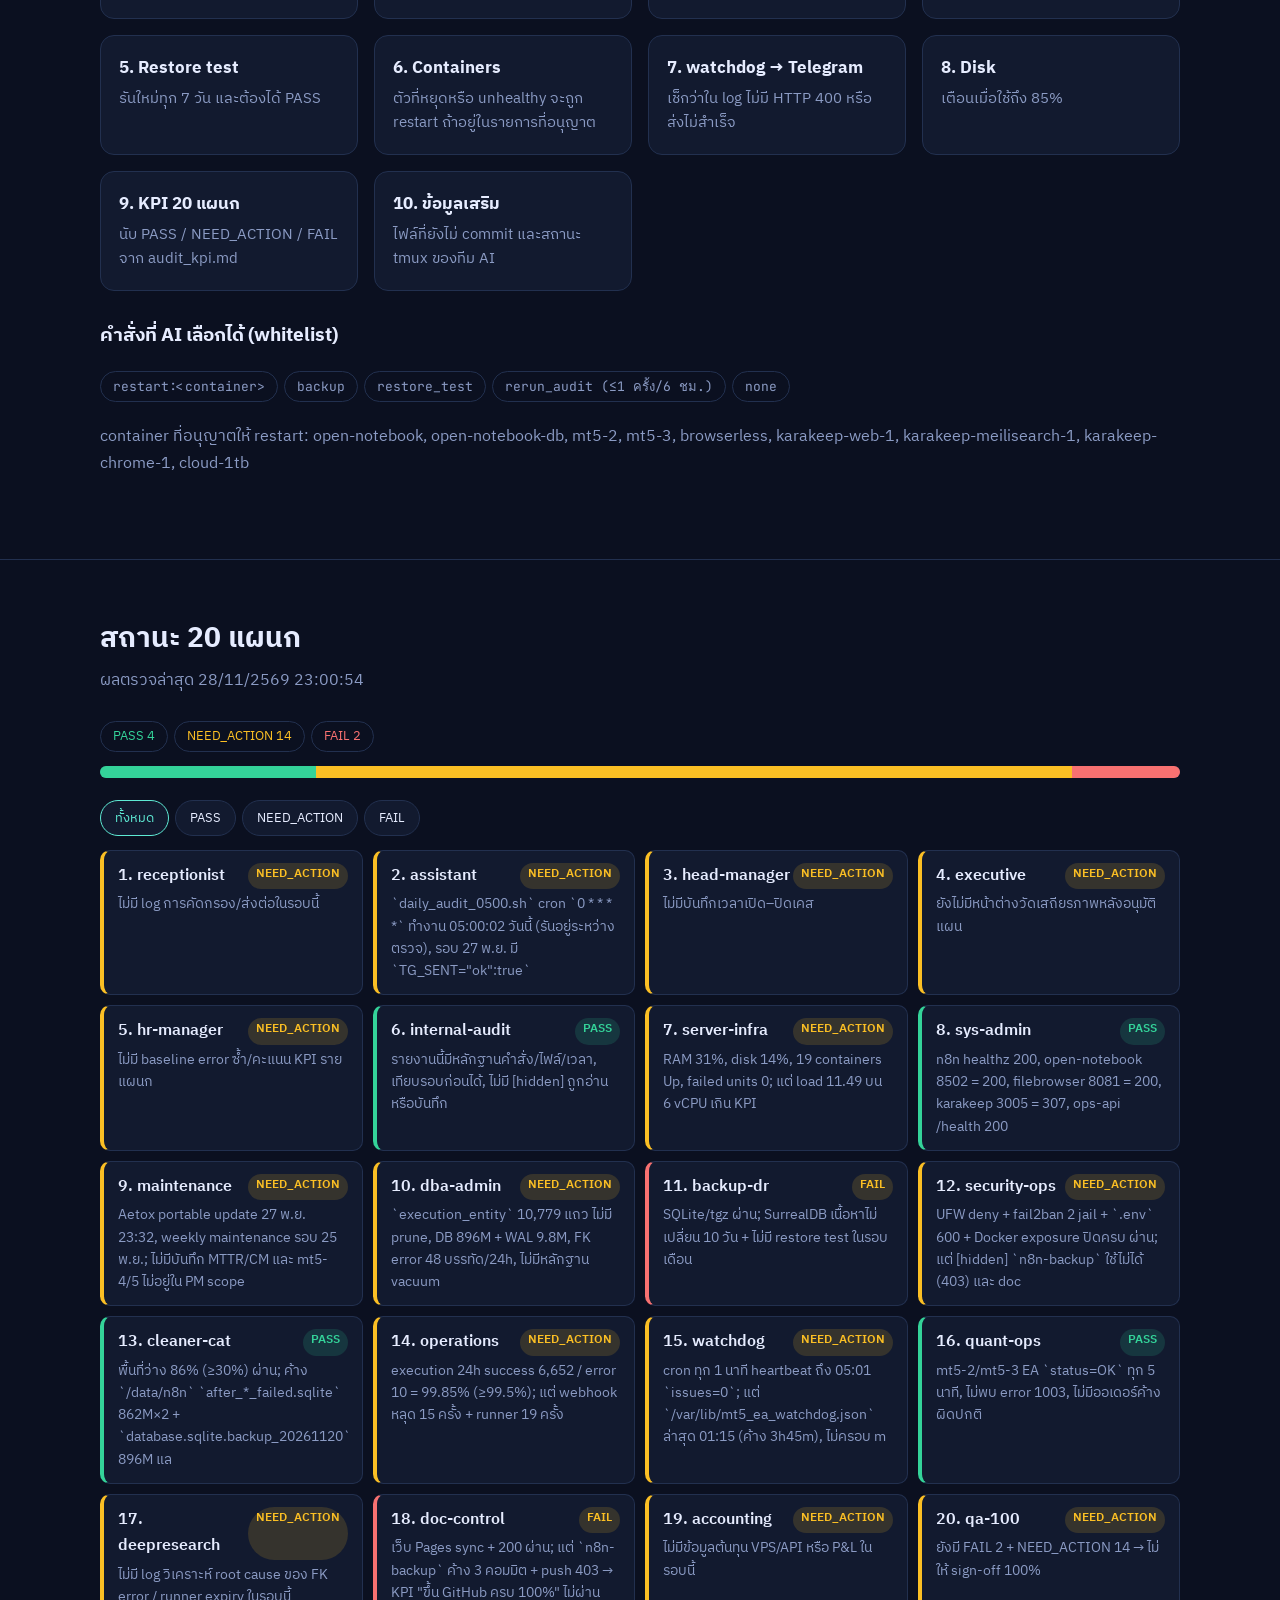
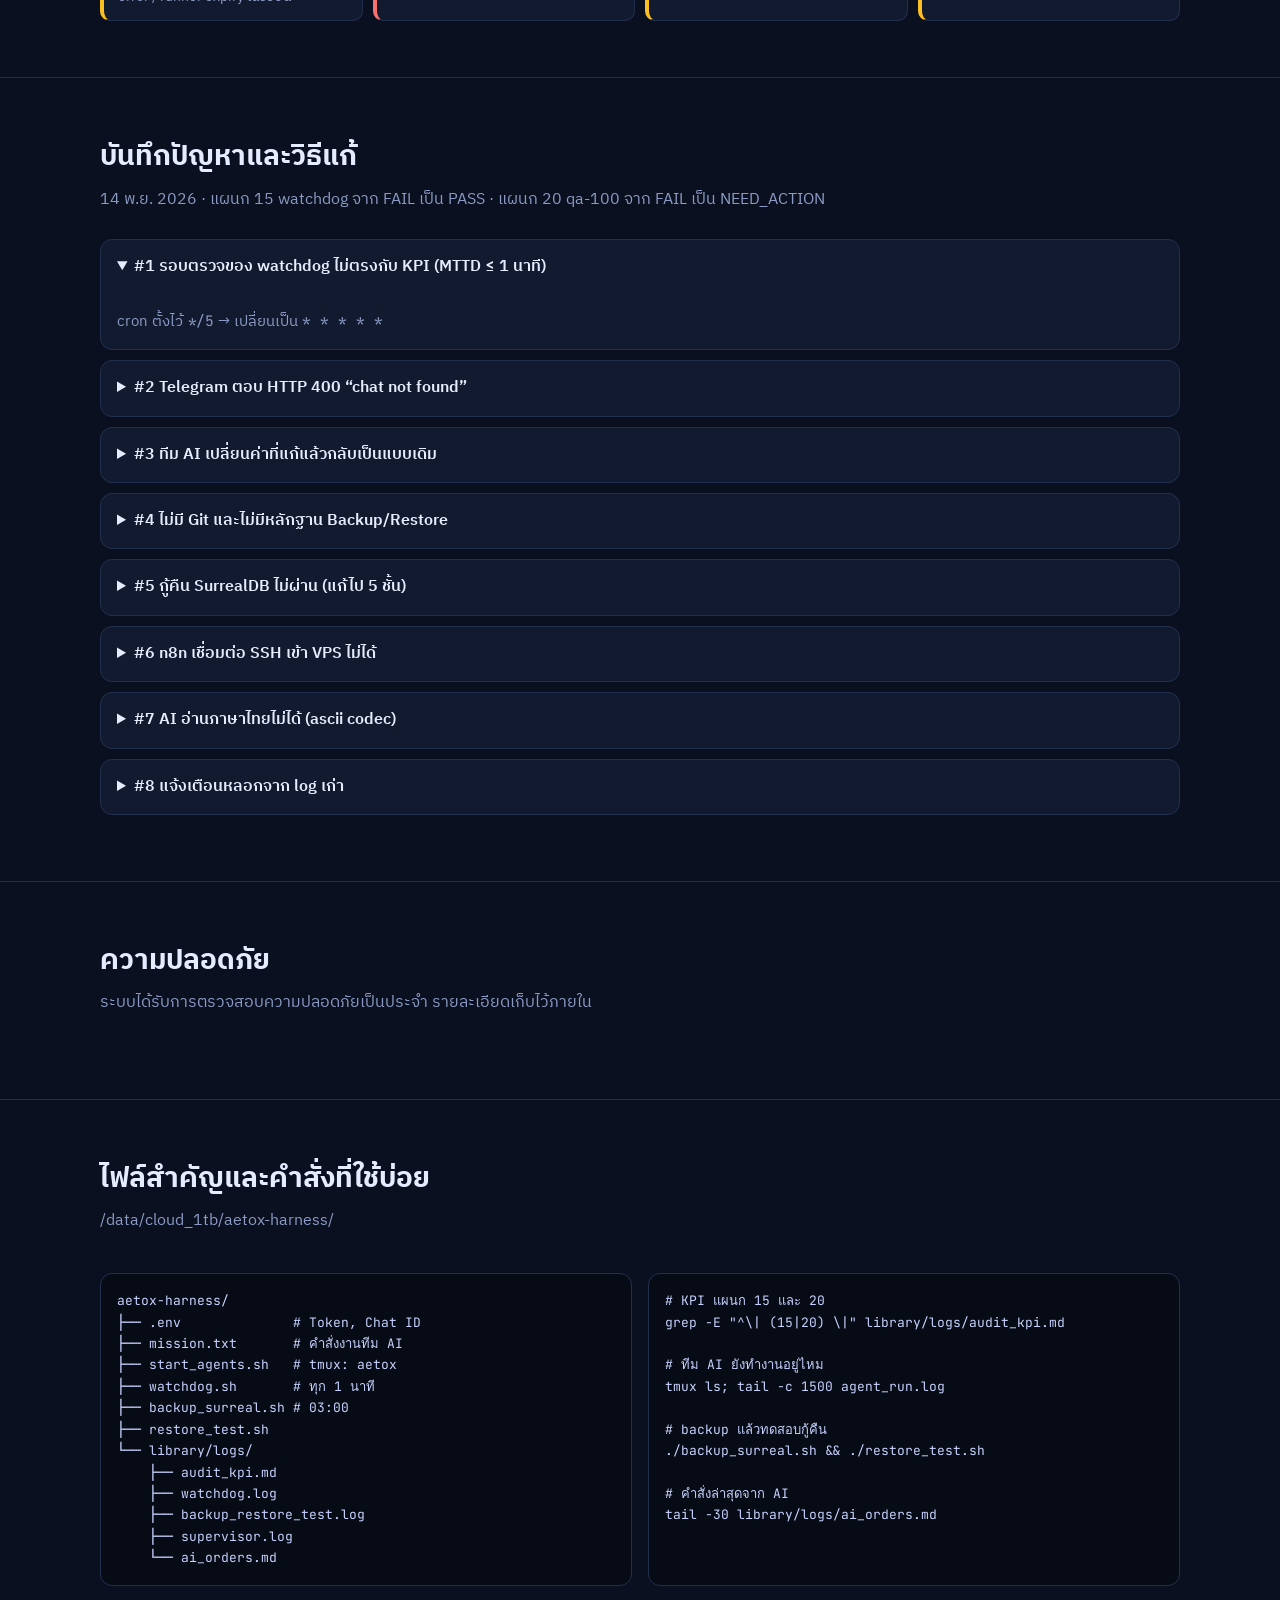
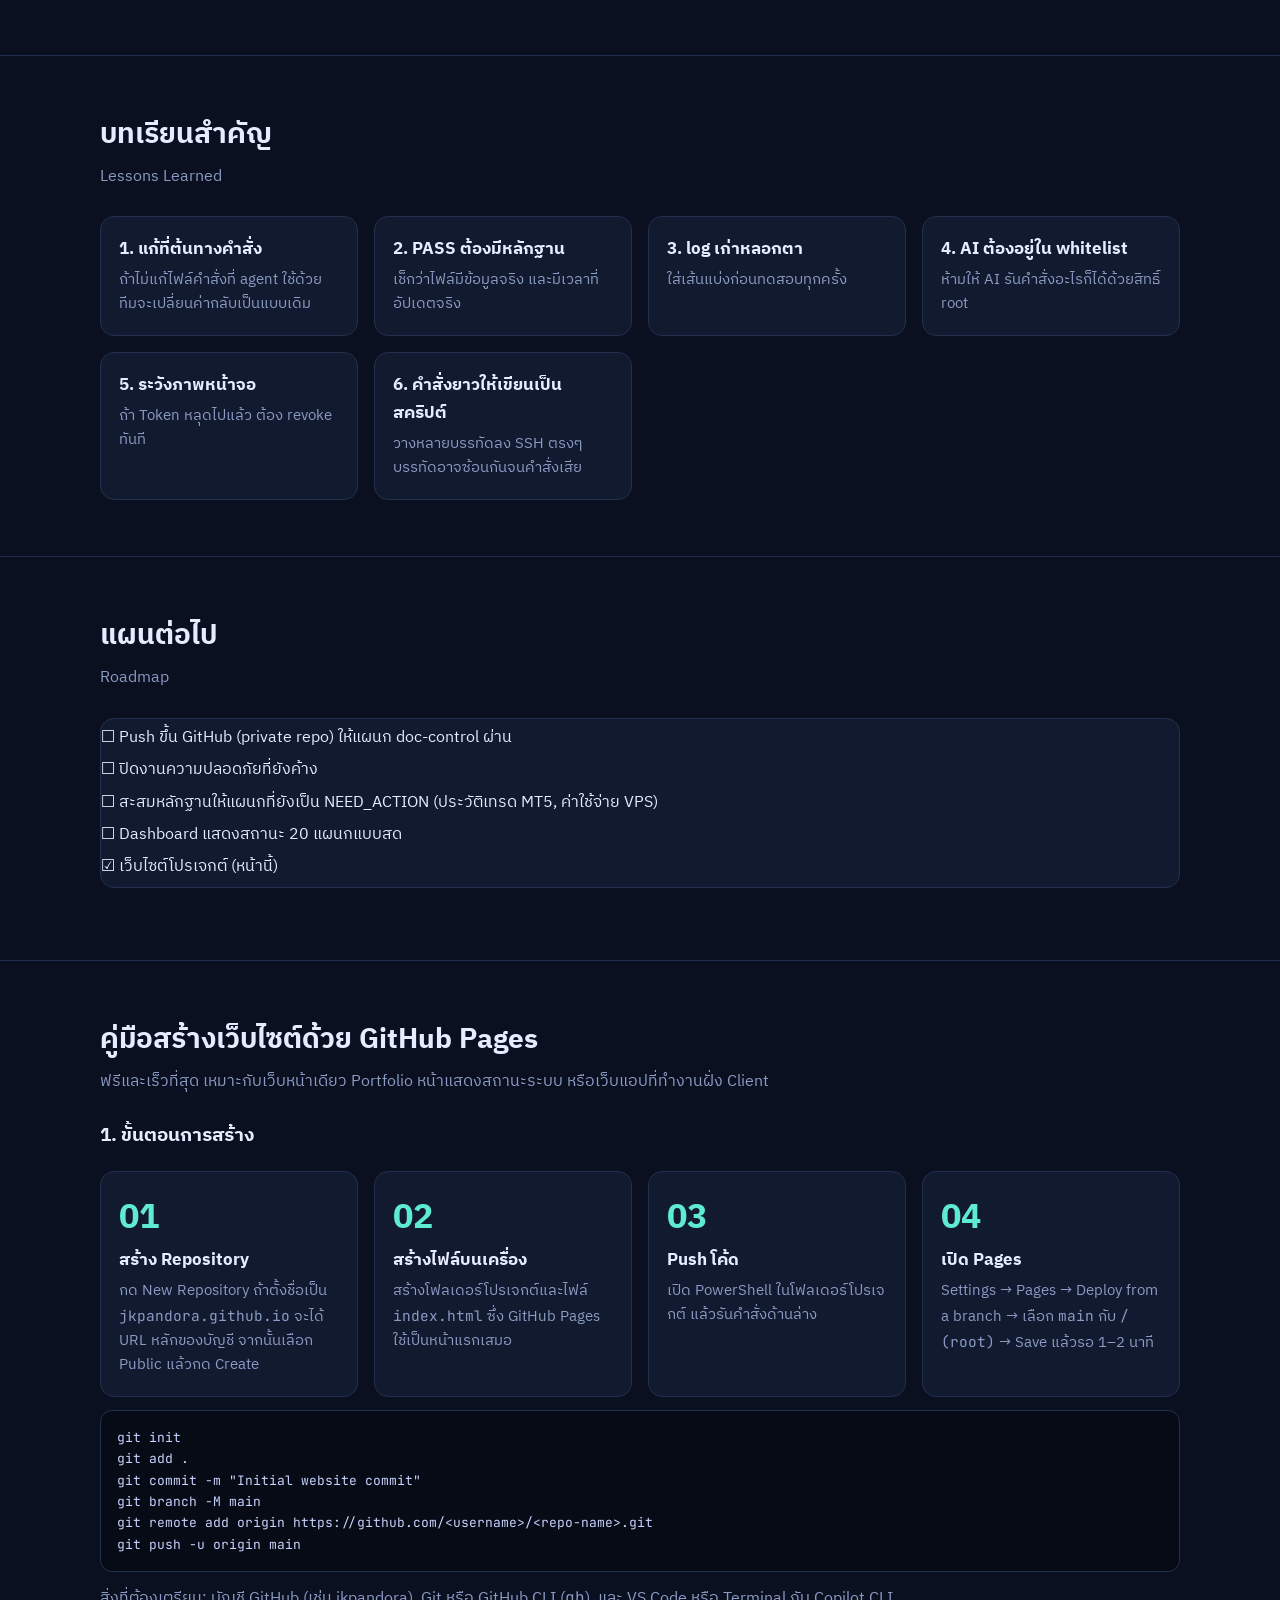
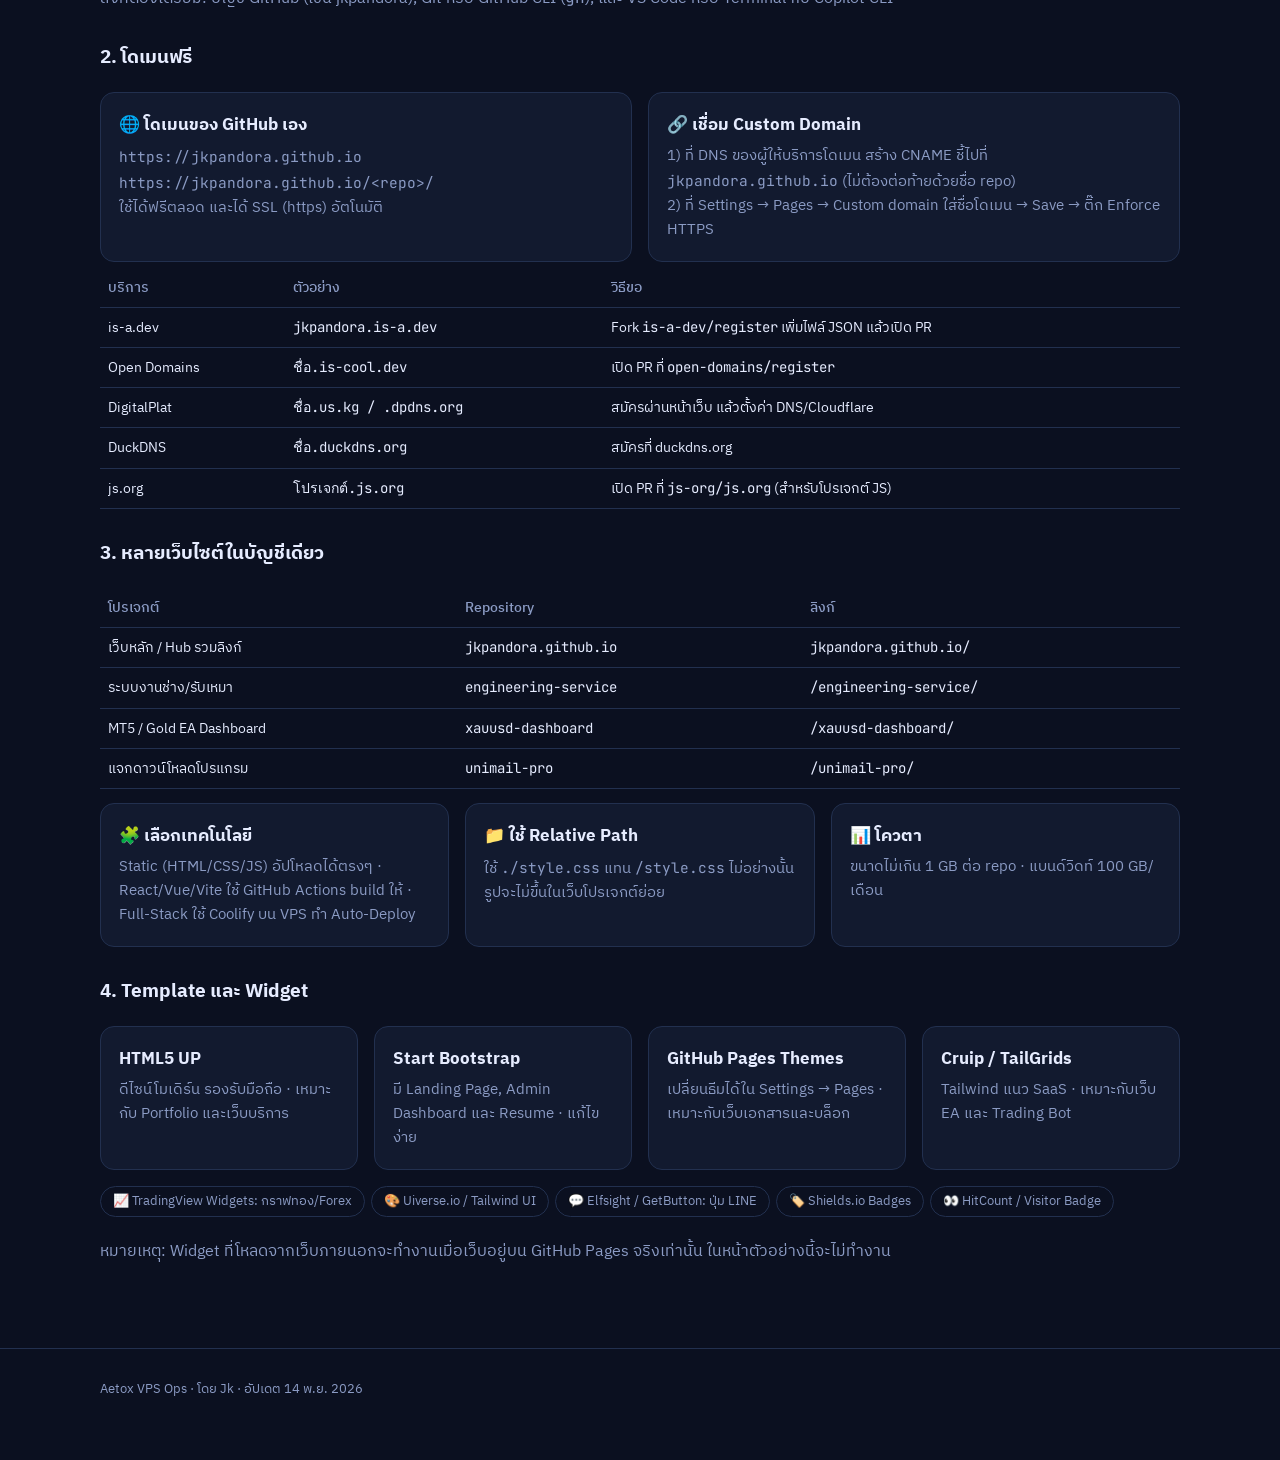
<file: projects/aetox-vps/index.html>
<!DOCTYPE html>
<html lang="th">
<head>
<meta charset="utf-8">
<meta name="viewport" content="width=device-width, initial-scale=1">
<title>Aetox VPS Ops</title>
<link href="https://fonts.googleapis.com/css2?family=IBM+Plex+Sans+Thai:wght@400;500;600;700&family=JetBrains+Mono:wght@400;600&display=swap" rel="stylesheet">
<style>
:root{--bg:#0b1020;--panel:#121a2f;--line:#22304f;--ink:#e6ecff;--mut:#8b9bc4;--acc:#5eead4;--acc2:#818cf8;--ok:#34d399;--warn:#fbbf24;--bad:#f87171}
*{box-sizing:border-box}html{scroll-behavior:smooth}
body{margin:0;background:var(--bg);color:var(--ink);font-family:'IBM Plex Sans Thai',system-ui,sans-serif;line-height:1.65}
code,pre,.mono{font-family:'JetBrains Mono',monospace}
a{color:var(--acc)}
nav{position:sticky;top:0;z-index:9;background:rgba(11,16,32,.85);backdrop-filter:blur(10px);border-bottom:1px solid var(--line)}
nav .in{max-width:1120px;margin:auto;display:flex;gap:18px;align-items:center;padding:12px 20px;overflow-x:auto;white-space:nowrap}
nav b{color:var(--acc);margin-right:10px}nav a{color:var(--mut);text-decoration:none;font-size:14px}nav a:hover{color:var(--ink)}
.wrap{max-width:1120px;margin:auto;padding:0 20px}
header{padding:80px 0 50px;background:radial-gradient(800px 400px at 20% 0%,rgba(129,140,248,.25),transparent),radial-gradient(600px 300px at 90% 20%,rgba(94,234,212,.15),transparent)}
.pill{display:inline-block;padding:4px 12px;border:1px solid var(--line);border-radius:99px;font-size:13px;color:var(--mut);margin:0 6px 6px 0}
.pill.live{color:var(--ok);border-color:rgba(52,211,153,.4)}
h1{font-size:clamp(34px,5vw,56px);line-height:1.15;margin:16px 0}
h1 span{background:linear-gradient(90deg,var(--acc),var(--acc2));-webkit-background-clip:text;color:transparent}
h2{font-size:28px;margin:0 0 6px}.sub{color:var(--mut);margin:0 0 26px}
section{padding:56px 0;border-top:1px solid var(--line)}
.grid{display:grid;gap:16px;grid-template-columns:repeat(auto-fit,minmax(240px,1fr))}
.card{background:var(--panel);border:1px solid var(--line);border-radius:14px;padding:18px}
.card h3{margin:0 0 6px;font-size:17px}.card p{margin:0;color:var(--mut);font-size:14.5px}
.stat{font-size:34px;font-weight:700;color:var(--acc)}
.flow{display:flex;flex-wrap:wrap;gap:10px;align-items:center}
.node{background:var(--panel);border:1px solid var(--line);border-radius:12px;padding:12px 14px;min-width:150px}
.node small{display:block;color:var(--mut);font-size:12px}
.node.ai{border-color:var(--acc2);box-shadow:0 0 0 1px rgba(129,140,248,.3)}
.arrow{color:var(--acc);font-size:20px}
.depts{display:grid;gap:10px;grid-template-columns:repeat(auto-fill,minmax(250px,1fr))}
.dept{background:var(--panel);border:1px solid var(--line);border-left:4px solid var(--warn);border-radius:10px;padding:12px 14px}
.dept.PASS{border-left-color:var(--ok)}.dept.FAIL{border-left-color:var(--bad)}
.dept .t{display:flex;justify-content:space-between;font-weight:600}
.dept .s{font-size:12px;padding:1px 8px;border-radius:99px;background:rgba(251,191,36,.15);color:var(--warn)}
.dept.PASS .s{background:rgba(52,211,153,.15);color:var(--ok)}
.dept p{margin:4px 0 0;color:var(--mut);font-size:13.5px}
.bar{height:12px;border-radius:99px;overflow:hidden;display:flex;background:var(--line);margin:8px 0 22px}
.filters button{background:var(--panel);color:var(--ink);border:1px solid var(--line);border-radius:99px;padding:6px 14px;margin:0 6px 14px 0;cursor:pointer;font-family:inherit}
.filters button.on{border-color:var(--acc);color:var(--acc)}
details{background:var(--panel);border:1px solid var(--line);border-radius:12px;margin-bottom:10px;padding:0 16px}
summary{cursor:pointer;padding:14px 0;font-weight:600}
details p,details li{color:var(--mut);font-size:14.5px}
table{width:100%;border-collapse:collapse;font-size:14px;margin:6px 0 14px}
th,td{text-align:left;padding:8px;border-bottom:1px solid var(--line)}th{color:var(--mut);font-weight:500}
.lesson{color:var(--acc)}
pre{background:#070b16;border:1px solid var(--line);border-radius:12px;padding:16px;overflow:auto;font-size:13px;color:#c7d2fe}
.chk li{list-style:none;margin:6px 0}.chk{padding:0}
footer{padding:30px 0 60px;color:var(--mut);font-size:13px;border-top:1px solid var(--line)}
</style>
</head>
<body>
<nav><div class="in"><a href="../../" style="color:var(--acc)">← JK Pandora</a><b>Aetox VPS Ops</b><a href="#ai">AI วิเคราะห์</a><a href="#goldnews">ข่าวทอง</a><a href="#overview">ภาพรวม</a><a href="#flow">การทำงาน</a><a href="#n8n">n8n Supervisor</a><a href="#kpi">20 แผนก</a><a href="#incidents">บันทึกปัญหา</a><a href="#security">ความปลอดภัย</a><a href="#files">ไฟล์และคำสั่ง</a><a href="#lessons">บทเรียน</a><a href="#roadmap">แผนต่อไป</a><a href="#github">GitHub Pages</a></div></nav>

<header><div class="wrap">
<span class="pill live" id="livePill">● ใช้งานจริง</span><span class="pill" id="updated">กำลังโหลดสถานะ…</span><span class="pill">Contabo VPS 1TB</span><span class="pill">Ubuntu 24.04</span><span class="pill">เริ่ม พ.ย. 2026</span>
<h1>ดูแล VPS ด้วย<br><span>ทีม AI 20 แผนก + n8n AI Supervisor</span></h1>
<p class="sub" style="max-width:720px">ระบบดูแลเซิร์ฟเวอร์อัตโนมัติ ทีม AI ของ Aetox Harness ตรวจ KPI ทุกแผนก ส่วน n8n กับ Gemini ทำหน้าที่หัวหน้า คอยตรวจ วิเคราะห์ แก้ไข แล้วรายงานเข้า Telegram กลุ่ม JKth01 · เจ้าของโปรเจกต์: Jk</p>
<div class="grid" style="margin-top:30px">
<div class="card"><div class="stat" id="sCont">17/17</div><p>Docker container ทำงาน</p></div>
<div class="card"><div class="stat">1 นาที</div><p>รอบตรวจของ watchdog</p></div>
<div class="card"><div class="stat">5 นาที</div><p>รอบตรวจของ n8n Supervisor</p></div>
<div class="card"><div class="stat" id="sRestore">PASS</div><p>ทดสอบกู้คืน SurrealDB</p></div>
<div class="card"><div class="stat" id="sDisk">–</div><p>ดิสก์ที่ใช้ไป</p></div>
<div class="card"><div class="stat" id="sBackup">–</div><p>อายุของ backup ล่าสุด</p></div>
</div>
</div></header>

<section id="ai"><div class="wrap">
<h2>🧠 AI วิเคราะห์ล่าสุด</h2><p class="sub" id="aiSub">Gemini วิเคราะห์ระบบทุก 30 นาทีผ่าน n8n แล้วอัปผลขึ้นเว็บเองตลอด 24 ชม.</p>
<div class="grid">
<div class="card" style="border-color:var(--acc2)"><h3>สรุป</h3><p id="aiSum">รอผลวิเคราะห์รอบแรกจาก AI…</p></div>
<div class="card"><h3>จุดเด่นรอบนี้</h3><ul id="aiHi" style="margin:0;padding-left:18px;color:var(--mut);font-size:14.5px"><li>–</li></ul></div>
<div class="card"><h3>สิ่งที่ควรทำต่อ</h3><p id="aiNext">–</p></div>
</div>
<h3 style="margin-top:26px">ประวัติการวิเคราะห์</h3>
<div id="hist"><p class="sub">ยังไม่มีประวัติ</p></div>
<h3 style="margin-top:26px">ย้อนหลังรายวัน</h3>
<div id="histDays"><p class="sub">ยังไม่มีข้อมูลรายวัน</p></div>
</div></section>

<section id="goldnews"><div class="wrap">
<h2>📰 ข่าวทองประจำวัน (อัตโนมัติ)</h2>
<p class="sub">ทำงานทุกวัน: ระบบจะรันเองอัตโนมัติทุกเช้า โดยที่ไม่ต้องสั่งใหม่ ไฟล์ forex-brief-วันที่.md ถูกบันทึกลง Google Drive (โฟลเดอร์ Documents/Forex-Brief) ประมาณ 05:30 น. แล้ว Aetox ดึงมาแสดงที่นี่ทุกเช้า <span id="gnUpd"></span></p>
<div class="grid">
<div class="card" style="border-color:var(--acc2)"><h3 id="gnHead">กำลังโหลด…</h3><div id="gnMeta" style="display:flex;flex-wrap:wrap;gap:8px;margin:8px 0"></div><ul id="gnPts" style="margin:0;padding-left:18px;color:var(--mut);font-size:14.5px"></ul></div>
<div class="card"><h3>📅 ปฏิทินที่ต้องจับตา</h3><ul id="gnCal" style="margin:0;padding-left:18px;color:var(--mut);font-size:14.5px"><li>–</li></ul><p style="margin-top:12px"><a href="../xauusd-dashboard/" style="color:var(--acc)">ดูย้อนหลังรายวัน →</a></p></div>
</div>
<p class="sub" style="margin-top:12px;font-size:12px">ข้อมูลประกอบการศึกษา ไม่ใช่คำแนะนำการลงทุน</p>
</div></section>

<section id="overview"><div class="wrap">
<h2>ภาพรวมระบบ</h2><p class="sub">ส่วนประกอบหลักบน VPS</p>
<div class="grid">
<div class="card"><h3>🖥️ VPS</h3><p>Ubuntu 24.04, ดิสก์ 1TB, Docker, Coolify</p></div>
<div class="card"><h3>⚙️ บริการหลัก</h3><p>n8n, MetaTrader 5 (mt5-2, mt5-3), Open Notebook + SurrealDB, Karakeep, Browserless, File Browser</p></div>
<div class="card"><h3>🤖 Aetox Harness</h3><p>ทีม AI 20 แผนก รันด้วย Copilot CLI ผ่าน tmux ตรวจ KPI แล้วเขียนผลลง <code>audit_kpi.md</code></p></div>
<div class="card"><h3>🐕 watchdog.sh</h3><p>ตรวจทุก 1 นาที restart container ที่ล่ม และแจ้งเตือนเข้า Telegram</p></div>
<div class="card"><h3>🧠 n8n AI Supervisor</h3><p>ตรวจทุก 5 นาที แก้ค่าที่ถูกเปลี่ยนกลับ ให้ Gemini วิเคราะห์และสั่งการ</p></div>
<div class="card"><h3>💾 Backup</h3><p>Export SurrealDB ทุกวันตอน 03:00 เก็บไว้ 14 วัน และทดสอบกู้คืนทุกสัปดาห์</p></div>
</div>
</div></section>

<section id="flow"><div class="wrap">
<h2>ลำดับการทำงาน</h2><p class="sub">งานที่รันตามเวลา และเส้นทางการแจ้งเตือน</p>
<div class="card" style="margin-bottom:14px"><div class="flow">
<div class="node">cron <small>ทุก 1 นาที</small></div><span class="arrow">→</span>
<div class="node">watchdog.sh <small>ตรวจ container</small></div><span class="arrow">→</span>
<div class="node">restart / Telegram <small>JKth01</small></div></div></div>
<div class="card"><div class="flow">
<div class="node">cron <small>03:00 ทุกวัน</small></div><span class="arrow">→</span>
<div class="node">backup_surreal.sh <small>export .surql</small></div><span class="arrow">→</span>
<div class="node">restore_test.sh <small>ทุก 7 วัน</small></div></div></div>
</div></section>

<section id="n8n"><div class="wrap">
<h2>n8n Workflow: AI Supervisor</h2><p class="sub">“Aetox Supervisor + AI - กำกับดูแลทีม AI 20 แผนก”</p>
<div class="card"><div class="flow">
<div class="node">⏱ ทุก 5 นาที <small>mode = check</small><br>📅 08:07 ทุกวัน <small>mode = summary</small></div><span class="arrow">→</span>
<div class="node">ตรวจ + แก้อัตโนมัติ <small>SSH · Python</small></div><span class="arrow">→</span>
<div class="node">อ่านผล <small>Code node</small></div><span class="arrow">→</span>
<div class="node">ต้องแจ้งเตือน? <small>เมื่อสถานะเปลี่ยน / มีการแก้ / สรุป</small></div><span class="arrow">→</span>
<div class="node ai">AI วิเคราะห์ + สั่งการ <small>Gemini 2.5 Flash · whitelist</small></div><span class="arrow">→</span>
<div class="node">ส่ง Telegram <small>JKth01</small></div>
</div></div>
<h3 style="margin-top:30px">10 รายการที่ตรวจทุกรอบ</h3>
<div class="grid">
<div class="card"><h3>1. watchdog cron</h3><p>ต้องรันทุก 1 นาที ถ้าไม่ใช่จะตั้งกลับให้</p></div>
<div class="card"><h3>2. Telegram chat id</h3><p>ใน .env ต้องเป็นกลุ่ม JKth01 และตั้งสิทธิ์ไฟล์เป็น 0600</p></div>
<div class="card"><h3>3. mission.txt</h3><p>ล้างคำสั่งเก่า (5 นาที / chat id เดิม)</p></div>
<div class="card"><h3>4. Backup</h3><p>ไฟล์ล่าสุดต้องอายุไม่เกิน 26 ชม. และใหญ่กว่า 1KB</p></div>
<div class="card"><h3>5. Restore test</h3><p>รันใหม่ทุก 7 วัน และต้องได้ PASS</p></div>
<div class="card"><h3>6. Containers</h3><p>ตัวที่หยุดหรือ unhealthy จะถูก restart ถ้าอยู่ในรายการที่อนุญาต</p></div>
<div class="card"><h3>7. watchdog → Telegram</h3><p>เช็กว่าใน log ไม่มี HTTP 400 หรือส่งไม่สำเร็จ</p></div>
<div class="card"><h3>8. Disk</h3><p>เตือนเมื่อใช้ถึง 85%</p></div>
<div class="card"><h3>9. KPI 20 แผนก</h3><p>นับ PASS / NEED_ACTION / FAIL จาก audit_kpi.md</p></div>
<div class="card"><h3>10. ข้อมูลเสริม</h3><p>ไฟล์ที่ยังไม่ commit และสถานะ tmux ของทีม AI</p></div>
</div>
<h3 style="margin-top:30px">คำสั่งที่ AI เลือกได้ (whitelist)</h3>
<p><span class="pill mono">restart:&lt;container&gt;</span><span class="pill mono">backup</span><span class="pill mono">restore_test</span><span class="pill mono">rerun_audit (≤1 ครั้ง/6 ชม.)</span><span class="pill mono">none</span></p>
<p class="sub">container ที่อนุญาตให้ restart: open-notebook, open-notebook-db, mt5-2, mt5-3, browserless, karakeep-web-1, karakeep-meilisearch-1, karakeep-chrome-1, cloud-1tb</p>
</div></section>

<section id="kpi"><div class="wrap">
<h2>สถานะ 20 แผนก</h2><p class="sub" id="kpiSub">ผลตรวจรอบ 14 พ.ย. 2026</p>
<div id="sum"></div><div class="bar" id="bar"></div>
<div class="filters" id="filters"></div>
<div class="depts" id="depts"></div>
</div></section>

<section id="incidents"><div class="wrap">
<h2>บันทึกปัญหาและวิธีแก้</h2><p class="sub">14 พ.ย. 2026 · แผนก 15 watchdog จาก FAIL เป็น PASS · แผนก 20 qa-100 จาก FAIL เป็น NEED_ACTION</p>
<details open><summary>#1 รอบตรวจของ watchdog ไม่ตรงกับ KPI (MTTD ≤ 1 นาที)</summary><p>cron ตั้งไว้ <code>*/5</code> → เปลี่ยนเป็น <code>* * * * *</code></p></details>
<details><summary>#2 Telegram ตอบ HTTP 400 “chat not found”</summary><p>chat id ที่ใช้เป็นแชทส่วนตัว ไม่ใช่ supergroup (ต้องขึ้นต้นด้วย <code>-100</code>) → หา id ที่ถูกด้วย getUpdates แล้วแก้ใน .env</p><p class="lesson">บทเรียน: อย่าเชื่อ HTTP 400 จาก log เก่า ใส่เส้นแบ่งใน log แล้วทดสอบใหม่</p></details>
<details><summary>#3 ทีม AI เปลี่ยนค่าที่แก้แล้วกลับเป็นแบบเดิม</summary><p>ต้นเหตุคือ mission.txt ยังมีคำสั่งเก่า → แก้ mission.txt (เก็บสำรองไว้เป็น .bak) แล้วให้ n8n คอยเฝ้าทุก 5 นาที</p><p class="lesson">⭐ ต้องแก้ที่ต้นทางคำสั่ง ไม่ใช่แค่ปลายทาง</p></details>
<details><summary>#4 ไม่มี Git และไม่มีหลักฐาน Backup/Restore</summary><p>รัน git init ใส่ .env และ log ไว้ใน .gitignore แล้ว commit ไป 3 ครั้ง</p></details>
<details><summary>#5 กู้คืน SurrealDB ไม่ผ่าน (แก้ไป 5 ชั้น)</summary>
<table><tr><th>#</th><th>Error</th><th>วิธีแก้</th></tr>
<tr><td>1</td><td>field 'in' already exists</td><td>ใส่ OVERWRITE ให้ DEFINE FIELD</td></tr>
<tr><td>2</td><td>embedding[*] already exists</td><td>ใส่ OVERWRITE ให้ทุกคำสั่ง DEFINE</td></tr>
<tr><td>3</td><td>docker run requires 1 argument</td><td>ย้ายคำสั่งไปไว้ในไฟล์ restore_test.sh</td></tr>
<tr><td>4</td><td>Parse error บรรทัด 393</td><td>กรองบรรทัด log INFO ออกจากไฟล์ backup</td></tr>
<tr><td>5</td><td>PASS หลอก</td><td>ถ้าไม่มีไฟล์หรือไฟล์ว่าง ให้ออกผลเป็น FAIL</td></tr>
<tr><td>✅</td><td colspan="2">restore_test=PASS (32K)</td></tr></table>
<p class="lesson">⭐ ต้องเช็กว่าไฟล์ backup มีข้อมูลจริงและกู้คืนได้จริง</p></details>
<details><summary>#6 n8n เชื่อมต่อ SSH เข้า VPS ไม่ได้</summary><p>VPS ปิดการล็อกอินด้วยรหัสผ่าน → สร้าง key ให้ n8n โดยเฉพาะ · IP gateway ของ Docker ใช้ไม่ได้ → เปลี่ยนไปใช้ IP ภายในของ VPS · เพิ่ม IP ลงใน <code>from=</code> และเปลี่ยน Credential เป็นแบบ Private Key</p></details>
<details><summary>#7 AI อ่านภาษาไทยไม่ได้ (ascii codec)</summary><p>เติม <code>LANG=C.UTF-8 PYTHONIOENCODING=utf-8</code> หน้าคำสั่ง python3</p></details>
<details><summary>#8 แจ้งเตือนหลอกจาก log เก่า</summary><p>เก็บ log เก่าเป็น watchdog.log.old-YYYY-MM-DD แล้วเริ่มไฟล์ใหม่</p></details>
</div></section>

<section id="security"><div class="wrap">
<h2>ความปลอดภัย</h2><p class="sub">ระบบได้รับการตรวจสอบความปลอดภัยเป็นประจำ รายละเอียดเก็บไว้ภายใน</p>
</div></section>

<section id="files"><div class="wrap">
<h2>ไฟล์สำคัญและคำสั่งที่ใช้บ่อย</h2><p class="sub">/data/cloud_1tb/aetox-harness/</p>
<div class="grid">
<pre>aetox-harness/
├── .env              # Token, Chat ID
├── mission.txt       # คำสั่งงานทีม AI
├── start_agents.sh   # tmux: aetox
├── watchdog.sh       # ทุก 1 นาที
├── backup_surreal.sh # 03:00
├── restore_test.sh
└── library/logs/
    ├── audit_kpi.md
    ├── watchdog.log
    ├── backup_restore_test.log
    ├── supervisor.log
    └── ai_orders.md</pre>
<pre># KPI แผนก 15 และ 20
grep -E "^\| (15|20) \|" library/logs/audit_kpi.md

# ทีม AI ยังทำงานอยู่ไหม
tmux ls; tail -c 1500 agent_run.log

# backup แล้วทดสอบกู้คืน
./backup_surreal.sh && ./restore_test.sh

# คำสั่งล่าสุดจาก AI
tail -30 library/logs/ai_orders.md</pre>
</div>
</div></section>

<section id="lessons"><div class="wrap">
<h2>บทเรียนสำคัญ</h2><p class="sub">Lessons Learned</p>
<div class="grid">
<div class="card"><h3>1. แก้ที่ต้นทางคำสั่ง</h3><p>ถ้าไม่แก้ไฟล์คำสั่งที่ agent ใช้ด้วย ทีมจะเปลี่ยนค่ากลับเป็นแบบเดิม</p></div>
<div class="card"><h3>2. PASS ต้องมีหลักฐาน</h3><p>เช็กว่าไฟล์มีข้อมูลจริง และมีเวลาที่อัปเดตจริง</p></div>
<div class="card"><h3>3. log เก่าหลอกตา</h3><p>ใส่เส้นแบ่งก่อนทดสอบทุกครั้ง</p></div>
<div class="card"><h3>4. AI ต้องอยู่ใน whitelist</h3><p>ห้ามให้ AI รันคำสั่งอะไรก็ได้ด้วยสิทธิ์ root</p></div>
<div class="card"><h3>5. ระวังภาพหน้าจอ</h3><p>ถ้า Token หลุดไปแล้ว ต้อง revoke ทันที</p></div>
<div class="card"><h3>6. คำสั่งยาวให้เขียนเป็นสคริปต์</h3><p>วางหลายบรรทัดลง SSH ตรงๆ บรรทัดอาจซ้อนกันจนคำสั่งเสีย</p></div>
</div>
</div></section>

<section id="roadmap"><div class="wrap">
<h2>แผนต่อไป</h2><p class="sub">Roadmap</p>
<ul class="chk card">
<li>☐ Push ขึ้น GitHub (private repo) ให้แผนก doc-control ผ่าน</li>
<li>☐ ปิดงานความปลอดภัยที่ยังค้าง</li>
<li>☐ สะสมหลักฐานให้แผนกที่ยังเป็น NEED_ACTION (ประวัติเทรด MT5, ค่าใช้จ่าย VPS)</li>
<li>☐ Dashboard แสดงสถานะ 20 แผนกแบบสด</li>
<li>☑ เว็บไซต์โปรเจกต์ (หน้านี้)</li>
</ul>
</div></section>

<section id="github"><div class="wrap">
<h2>คู่มือสร้างเว็บไซต์ด้วย GitHub Pages</h2><p class="sub">ฟรีและเร็วที่สุด เหมาะกับเว็บหน้าเดียว Portfolio หน้าแสดงสถานะระบบ หรือเว็บแอปที่ทำงานฝั่ง Client</p>

<h3>1. ขั้นตอนการสร้าง</h3>
<div class="grid">
<div class="card"><div class="stat">01</div><h3>สร้าง Repository</h3><p>กด New Repository ถ้าตั้งชื่อเป็น <code>jkpandora.github.io</code> จะได้ URL หลักของบัญชี จากนั้นเลือก Public แล้วกด Create</p></div>
<div class="card"><div class="stat">02</div><h3>สร้างไฟล์บนเครื่อง</h3><p>สร้างโฟลเดอร์โปรเจกต์และไฟล์ <code>index.html</code> ซึ่ง GitHub Pages ใช้เป็นหน้าแรกเสมอ</p></div>
<div class="card"><div class="stat">03</div><h3>Push โค้ด</h3><p>เปิด PowerShell ในโฟลเดอร์โปรเจกต์ แล้วรันคำสั่งด้านล่าง</p></div>
<div class="card"><div class="stat">04</div><h3>เปิด Pages</h3><p>Settings → Pages → Deploy from a branch → เลือก <code>main</code> กับ <code>/ (root)</code> → Save แล้วรอ 1–2 นาที</p></div>
</div>
<pre>git init
git add .
git commit -m "Initial website commit"
git branch -M main
git remote add origin https://github.com/&lt;username&gt;/&lt;repo-name&gt;.git
git push -u origin main</pre>
<p class="sub">สิ่งที่ต้องเตรียม: บัญชี GitHub (เช่น jkpandora), Git หรือ GitHub CLI (<code>gh</code>), และ VS Code หรือ Terminal กับ Copilot CLI</p>

<h3 style="margin-top:30px">2. โดเมนฟรี</h3>
<div class="grid">
<div class="card"><h3>🌐 โดเมนของ GitHub เอง</h3><p><code>https://jkpandora.github.io</code><br><code>https://jkpandora.github.io/&lt;repo&gt;/</code><br>ใช้ได้ฟรีตลอด และได้ SSL (https) อัตโนมัติ</p></div>
<div class="card"><h3>🔗 เชื่อม Custom Domain</h3><p>1) ที่ DNS ของผู้ให้บริการโดเมน สร้าง CNAME ชี้ไปที่ <code>jkpandora.github.io</code> (ไม่ต้องต่อท้ายด้วยชื่อ repo)<br>2) ที่ Settings → Pages → Custom domain ใส่ชื่อโดเมน → Save → ติ๊ก Enforce HTTPS</p></div>
</div>
<table><tr><th>บริการ</th><th>ตัวอย่าง</th><th>วิธีขอ</th></tr>
<tr><td>is-a.dev</td><td class="mono">jkpandora.is-a.dev</td><td>Fork <code>is-a-dev/register</code> เพิ่มไฟล์ JSON แล้วเปิด PR</td></tr>
<tr><td>Open Domains</td><td class="mono">ชื่อ.is-cool.dev</td><td>เปิด PR ที่ <code>open-domains/register</code></td></tr>
<tr><td>DigitalPlat</td><td class="mono">ชื่อ.us.kg / .dpdns.org</td><td>สมัครผ่านหน้าเว็บ แล้วตั้งค่า DNS/Cloudflare</td></tr>
<tr><td>DuckDNS</td><td class="mono">ชื่อ.duckdns.org</td><td>สมัครที่ duckdns.org</td></tr>
<tr><td>js.org</td><td class="mono">โปรเจกต์.js.org</td><td>เปิด PR ที่ <code>js-org/js.org</code> (สำหรับโปรเจกต์ JS)</td></tr></table>

<h3 style="margin-top:30px">3. หลายเว็บไซต์ในบัญชีเดียว</h3>
<table><tr><th>โปรเจกต์</th><th>Repository</th><th>ลิงก์</th></tr>
<tr><td>เว็บหลัก / Hub รวมลิงก์</td><td class="mono">jkpandora.github.io</td><td class="mono">jkpandora.github.io/</td></tr>
<tr><td>ระบบงานช่าง/รับเหมา</td><td class="mono">engineering-service</td><td class="mono">/engineering-service/</td></tr>
<tr><td>MT5 / Gold EA Dashboard</td><td class="mono">xauusd-dashboard</td><td class="mono">/xauusd-dashboard/</td></tr>
<tr><td>แจกดาวน์โหลดโปรแกรม</td><td class="mono">unimail-pro</td><td class="mono">/unimail-pro/</td></tr></table>
<div class="grid">
<div class="card"><h3>🧩 เลือกเทคโนโลยี</h3><p>Static (HTML/CSS/JS) อัปโหลดได้ตรงๆ · React/Vue/Vite ใช้ GitHub Actions build ให้ · Full-Stack ใช้ Coolify บน VPS ทำ Auto-Deploy</p></div>
<div class="card"><h3>📁 ใช้ Relative Path</h3><p>ใช้ <code>./style.css</code> แทน <code>/style.css</code> ไม่อย่างนั้นรูปจะไม่ขึ้นในเว็บโปรเจกต์ย่อย</p></div>
<div class="card"><h3>📊 โควตา</h3><p>ขนาดไม่เกิน 1 GB ต่อ repo · แบนด์วิดท์ 100 GB/เดือน</p></div>
</div>

<h3 style="margin-top:30px">4. Template และ Widget</h3>
<div class="grid">
<div class="card"><h3>HTML5 UP</h3><p>ดีไซน์โมเดิร์น รองรับมือถือ · เหมาะกับ Portfolio และเว็บบริการ</p></div>
<div class="card"><h3>Start Bootstrap</h3><p>มี Landing Page, Admin Dashboard และ Resume · แก้ไขง่าย</p></div>
<div class="card"><h3>GitHub Pages Themes</h3><p>เปลี่ยนธีมได้ใน Settings → Pages · เหมาะกับเว็บเอกสารและบล็อก</p></div>
<div class="card"><h3>Cruip / TailGrids</h3><p>Tailwind แนว SaaS · เหมาะกับเว็บ EA และ Trading Bot</p></div>
</div>
<p style="margin-top:16px"><span class="pill">📈 TradingView Widgets: กราฟทอง/Forex</span><span class="pill">🎨 Uiverse.io / Tailwind UI</span><span class="pill">💬 Elfsight / GetButton: ปุ่ม LINE</span><span class="pill">🏷️ Shields.io Badges</span><span class="pill">👀 HitCount / Visitor Badge</span></p>
<p class="sub">หมายเหตุ: Widget ที่โหลดจากเว็บภายนอกจะทำงานเมื่อเว็บอยู่บน GitHub Pages จริงเท่านั้น ในหน้าตัวอย่างนี้จะไม่ทำงาน</p>
</div></section>

<footer><div class="wrap">Aetox VPS Ops · โดย Jk · อัปเดต 14 พ.ย. 2026</div></footer>

<script>
let D=[[1,"ต้อนรับ","NEED_ACTION","ไม่มีข้อมูลวัดการส่งต่องาน"],[2,"ผู้ช่วย","PASS","ส่งสรุปรอบนี้สำเร็จ"],[3,"หัวหน้าทีม","NEED_ACTION","ไม่มีเวลาเฉลี่ยในการปิดเคส"],[4,"ผู้บริหาร","NEED_ACTION","ไม่มีข้อมูลเสถียรภาพหลังอนุมัติ"],[5,"HR","NEED_ACTION","ไม่มี baseline การลดข้อผิดพลาด"],[6,"ตรวจสอบ","NEED_ACTION","หลักฐานรายสัปดาห์/บัญชียังไม่ครบ"],[7,"โครงสร้างพื้นฐาน","NEED_ACTION","ไม่มีประวัติ uptime"],[8,"sys-admin","PASS","endpoints ตอบภายใน 1 วินาที"],[9,"ซ่อมบำรุง","NEED_ACTION","ไม่มีประวัติ PM/MTTR"],[10,"DBA","NEED_ACTION","ยังไม่ได้ทดสอบ query/integrity"],[11,"สำรอง/กู้คืน","NEED_ACTION","ยังยืนยัน backup รายวันไม่ได้"],[12,"ความปลอดภัย","NEED_ACTION","ยังไม่สแกน secret ทั้ง repo"],[13,"ทำความสะอาด","PASS","พื้นที่ว่าง 95% และจัดโฟลเดอร์ครบ"],[14,"operations","NEED_ACTION","ไม่มีสถิติ workflow/queue"],[15,"watchdog","PASS","cron 1 นาที และทดสอบแจ้งเตือนผ่าน"],[16,"quant-ops","NEED_ACTION","ยังไม่ได้ตรวจสัญญาณ/ออเดอร์"],[17,"deepresearch","NEED_ACTION","ไม่มีตัวอย่าง incident"],[18,"เอกสาร/GitHub","NEED_ACTION","ยังไม่มี remote และยังยืนยัน backup ไม่ครบ"],[19,"accounting","NEED_ACTION","ไม่มีข้อมูลต้นทุน/P&L"],[20,"QA-100","NEED_ACTION","หลักฐาน KPI บางส่วนยังขาด"]];
let f='ALL';
function draw(){const c={PASS:0,NEED_ACTION:0,FAIL:0};D.forEach(d=>c[d[2]]=(c[d[2]]||0)+1);
document.getElementById('sum').innerHTML=`<span class="pill" style="color:var(--ok)">PASS ${c.PASS}</span><span class="pill" style="color:var(--warn)">NEED_ACTION ${c.NEED_ACTION}</span><span class="pill" style="color:var(--bad)">FAIL ${c.FAIL}</span>`;
const n=D.length||1;document.getElementById('bar').innerHTML=`<div style="width:${c.PASS*100/n}%;background:var(--ok)"></div><div style="width:${c.NEED_ACTION*100/n}%;background:var(--warn)"></div><div style="width:${c.FAIL*100/n}%;background:var(--bad)"></div>`;
document.getElementById('depts').innerHTML=D.filter(d=>f==='ALL'||d[2]===f).map(d=>`<div class="dept ${d[2]}"><div class="t"><span>${d[0]}. ${d[1]}</span><span class="s">${d[2]}</span></div><p>${d[3]}</p></div>`).join('');
document.getElementById('filters').innerHTML=['ALL','PASS','NEED_ACTION','FAIL'].map(x=>`<button class="${x===f?'on':''}" data-f="${x}">${x==='ALL'?'ทั้งหมด':x}</button>`).join('');}
document.getElementById('filters').addEventListener('click',e=>{if(e.target.dataset.f){f=e.target.dataset.f;draw();}});draw();
// ===== ระบบเรียลไทม์: ดึงไฟล์ data/status.json ที่ VPS ส่งขึ้นมาทุก 5 นาที =====
const set=(id,v)=>{const el=document.getElementById(id);if(el&&v!==undefined&&v!==null)el.textContent=v;};
async function loadStatus(){
  try{
    const r=await fetch('./data/status.json?t='+Date.now(),{cache:'no-store'});
    if(!r.ok)throw 0; const s=await r.json();
    if(s.containers)set('sCont',s.containers.running+'/'+s.containers.total);
    set('sRestore',s.restore_test);
    if(s.disk_pct!=null)set('sDisk',s.disk_pct+'%');
    if(s.backup_age_h!=null)set('sBackup',s.backup_age_h+' ชม.');
    if(Array.isArray(s.departments)&&s.departments.length){D=s.departments.map(d=>[d.no,d.name,d.status,d.note||'']);draw();}
    if(s.ai){set('aiSum',s.ai.summary||'–');set('aiNext',s.ai.next||'–');
      if((s.ai.highlights||[]).length)document.getElementById('aiHi').innerHTML=s.ai.highlights.map(x=>`<li>${x.replace(/</g,'&lt;')}</li>`).join('');}
    const t=new Date(s.updated_at), mins=Math.round((Date.now()-t)/60000);
    set('updated','อัปเดตล่าสุด '+t.toLocaleString('th-TH',{timeZone:'Asia/Bangkok'})+(mins>=0?' ('+mins+' นาทีที่แล้ว)':''));
    set('kpiSub','ผลตรวจล่าสุด '+t.toLocaleString('th-TH',{timeZone:'Asia/Bangkok'}));
    const pill=document.getElementById('livePill'), bad=(s.issues||[]).length;
    if(mins>20){pill.textContent='● ข้อมูลไม่อัปเดต';pill.style.color='var(--warn)';}
    else if(bad){pill.textContent='● มีปัญหา '+bad+' รายการ';pill.style.color='var(--bad)';}
    else{pill.textContent='● LIVE · ปกติทั้งหมด';pill.style.color='var(--ok)';}
  }catch(e){set('updated','แสดงข้อมูลรอบล่าสุดที่บันทึกไว้');}
}
loadStatus(); setInterval(loadStatus,60000);
async function loadHist(){try{const r=await fetch('./data/history.json?t='+Date.now(),{cache:'no-store'});if(!r.ok)return;const h=await r.json();
if(h.length)document.getElementById('hist').innerHTML=h.slice(0,10).map(x=>`<details><summary>${new Date(x.t).toLocaleString('th-TH',{timeZone:'Asia/Bangkok'})} ${x.mode==='daily'?'· 📅 รายงานประจำวัน':''} · container ${x.containers} · ปัญหา ${x.issues}</summary><p>${(x.summary||'').replace(/</g,'&lt;')}</p></details>`).join('');}catch(e){}}
loadHist(); setInterval(loadHist,60000);
async function loadDays(){try{const r=await fetch('./data/ai-daily/index.json?t='+Date.now(),{cache:'no-store'});if(!r.ok)return;const d=await r.json();const box=document.getElementById('histDays');if(!d.days||!d.days.length)return;box.textContent='';d.days.forEach(function(x){const det=document.createElement('details');const s=document.createElement('summary');s.textContent=new Date(x.date+'T00:00:00+07:00').toLocaleDateString('th-TH',{timeZone:'Asia/Bangkok',day:'numeric',month:'long',year:'numeric'})+' · วิเคราะห์สำเร็จ '+x.ok+'/'+x.runs+' รอบ · ปัญหาสูงสุด '+x.issues_max;det.appendChild(s);const p=document.createElement('p');p.textContent=x.last||'วันนี้ AI ยังไม่ตอบสำเร็จ';det.appendChild(p);let loaded=false;det.addEventListener('toggle',async function(){if(!det.open||loaded)return;loaded=true;try{const rr=await fetch('./data/ai-daily/'+x.date+'.json?t='+Date.now());const L=await rr.json();L.filter(function(e){return (e.summary||'').indexOf('AI ไม่ตอบ')<0}).forEach(function(e){const q=document.createElement('p');q.textContent=new Date(e.t).toLocaleTimeString('th-TH',{timeZone:'Asia/Bangkok',hour:'2-digit',minute:'2-digit'})+' · '+e.summary;det.appendChild(q)})}catch(_){}});box.appendChild(det)})}catch(e){}}
loadDays();setInterval(loadDays,300000);


</script>
<script>
(function(){
  function li(t){var e=document.createElement('li');e.textContent=t;return e}
  fetch('../xauusd-dashboard/data/news.json?'+Date.now()).then(function(r){return r.json()}).then(function(d){
    var x=(d.days||[])[0]; if(!x){document.getElementById('gnHead').textContent='รอข้อมูลรอบแรก';return}
    document.getElementById('gnHead').textContent=x.date+' · '+(x.headline||'');
    var m=document.getElementById('gnMeta');m.textContent='';
    [x.price&&'ราคา '+x.price,x.change,x.bias].filter(Boolean).forEach(function(t){var p=document.createElement('span');p.className='pill';p.textContent=t;m.appendChild(p)});
    var u=document.getElementById('gnPts');u.textContent='';(x.points||[]).forEach(function(t){u.appendChild(li(t))});
    var c=document.getElementById('gnCal');c.textContent='';(x.calendar||[]).forEach(function(t){c.appendChild(li(t))});if(!c.childNodes.length)c.appendChild(li('–'));
    var t=d.updated_at?new Date(d.updated_at):null;if(t&&!isNaN(t))document.getElementById('gnUpd').textContent='(อัปเดตล่าสุด '+t.toLocaleString('th-TH',{dateStyle:'medium',timeStyle:'short'})+')';
  }).catch(function(){document.getElementById('gnHead').textContent='ยังไม่มีข้อมูล'});
})();
</script>
</body>
</html>
</file>
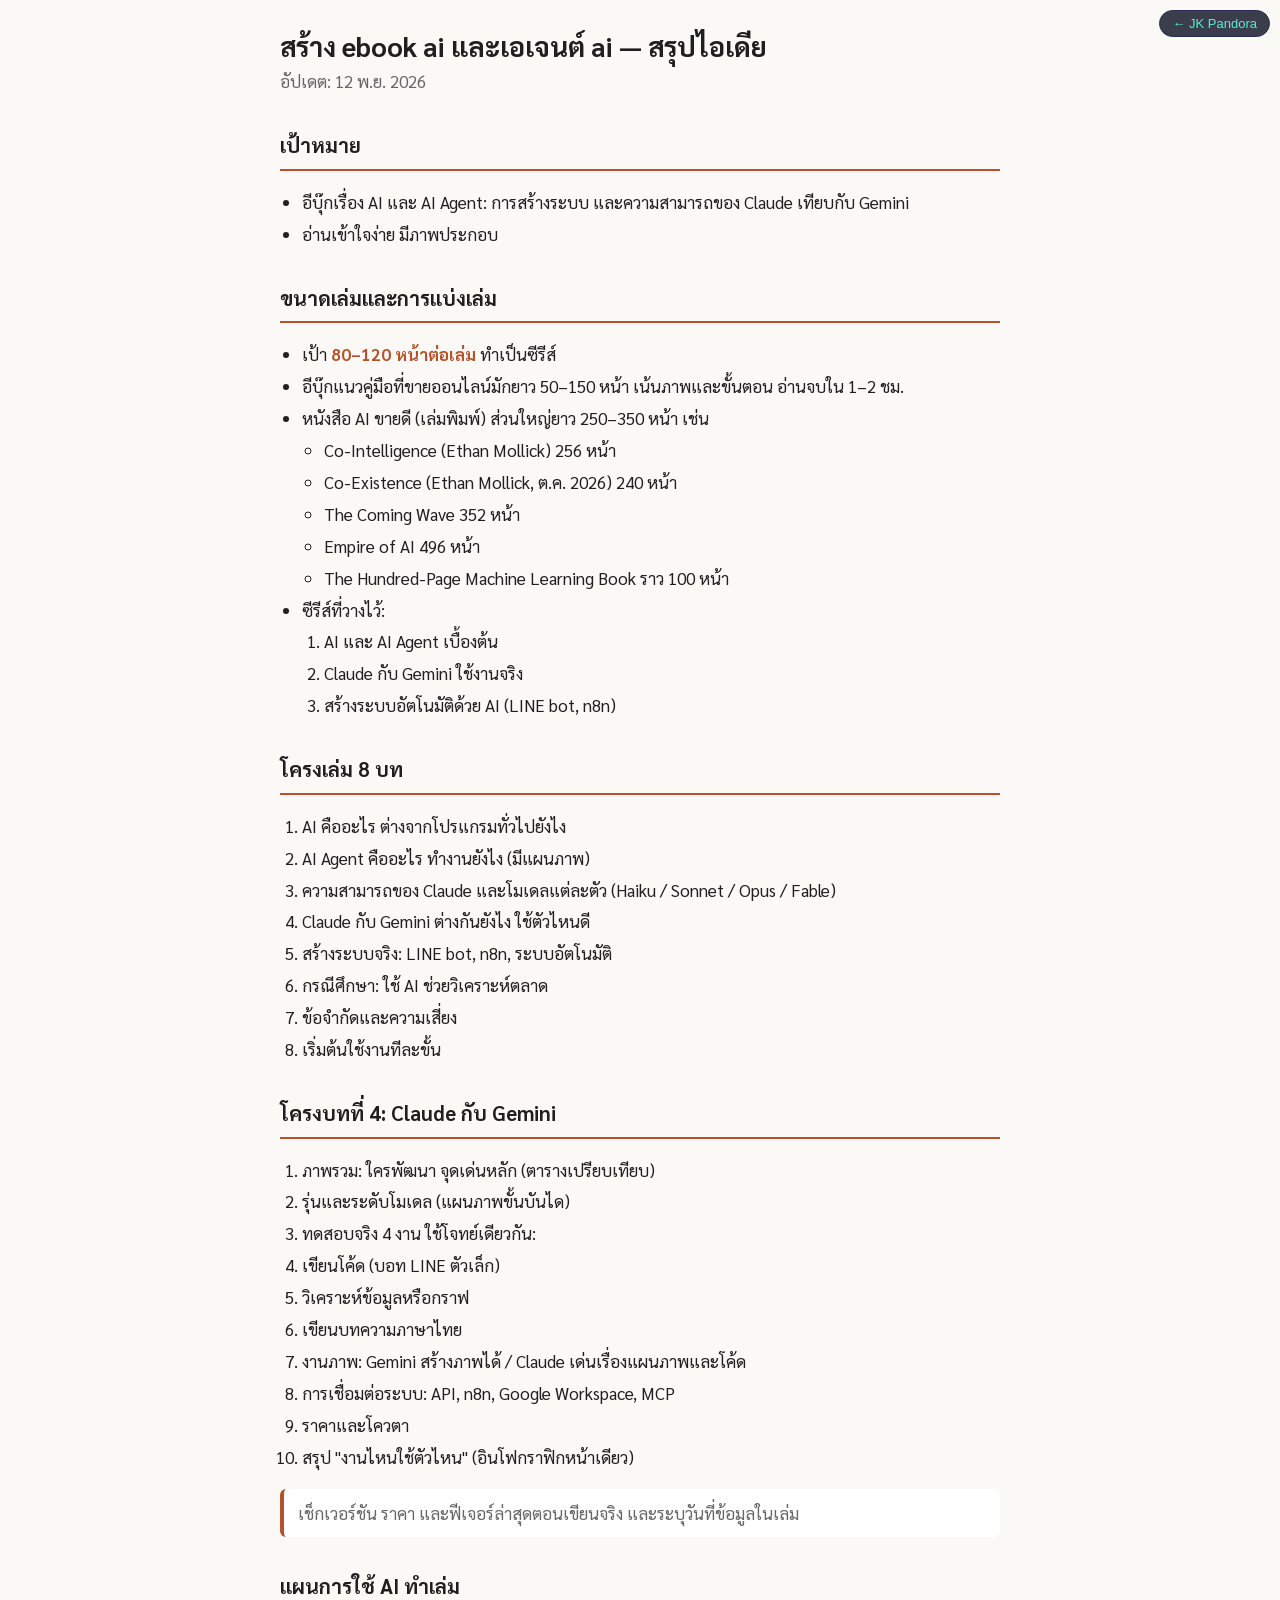
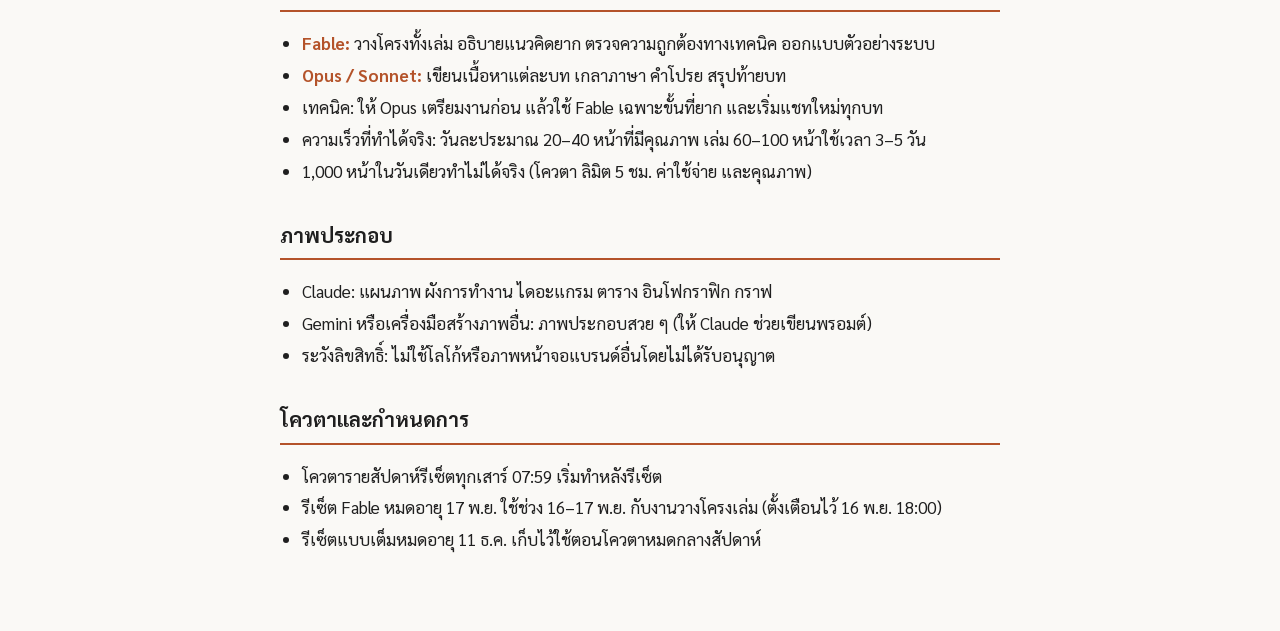
<file: projects/ai-ebook/index.html>
<!DOCTYPE html><html lang="th"><head><meta charset="utf-8"><meta name="viewport" content="width=device-width,initial-scale=1">
<title>สร้าง ebook ai และเอเจนต์ ai</title>
<link rel="stylesheet" href="https://fonts.googleapis.com/css2?family=Sarabun:wght@400;600;700&display=swap">
<style>
:root{--bg:#faf9f6;--fg:#1f1f1f;--muted:#666;--accent:#b4532a;--card:#fff;--line:#e6e2da}
@media (prefers-color-scheme:dark){:root{--bg:#1b1a18;--fg:#ece9e3;--muted:#a8a39a;--accent:#e08a5f;--card:#252320;--line:#3a3733}}
body{margin:0;background:var(--bg);color:var(--fg);font-family:Sarabun,system-ui,sans-serif;font-size:17px;line-height:1.7}
main{max-width:720px;margin:0 auto;padding:28px 20px 60px}
h1{font-size:1.6em;line-height:1.3;margin:0 0 4px}
h1+p{color:var(--muted);margin-top:0}
h2{font-size:1.2em;margin:32px 0 10px;padding-bottom:6px;border-bottom:2px solid var(--accent)}
ul,ol{padding-left:1.3em} li{margin:3px 0}
strong{color:var(--accent)}
blockquote{margin:16px 0;padding:10px 14px;background:var(--card);border-left:4px solid var(--accent);border-radius:6px;color:var(--muted)}
blockquote p{margin:0}
</style></head><body><a href="../../" style="position:fixed;top:10px;right:10px;z-index:999;background:#0b1020cc;color:#5eead4;border:1px solid #22304f;border-radius:99px;padding:5px 12px;font:13px sans-serif;text-decoration:none">← JK Pandora</a><main><h1>สร้าง ebook ai และเอเจนต์ ai — สรุปไอเดีย</h1>
<p>อัปเดต: 12 พ.ย. 2026</p>
<h2>เป้าหมาย</h2>
<ul>
<li>อีบุ๊กเรื่อง AI และ AI Agent: การสร้างระบบ และความสามารถของ Claude เทียบกับ Gemini</li>
<li>อ่านเข้าใจง่าย มีภาพประกอบ</li>
</ul>
<h2>ขนาดเล่มและการแบ่งเล่ม</h2>
<ul>
<li>เป้า <strong>80–120 หน้าต่อเล่ม</strong> ทำเป็นซีรีส์</li>
<li>อีบุ๊กแนวคู่มือที่ขายออนไลน์มักยาว 50–150 หน้า เน้นภาพและขั้นตอน อ่านจบใน 1–2 ชม.</li>
<li>หนังสือ AI ขายดี (เล่มพิมพ์) ส่วนใหญ่ยาว 250–350 หน้า เช่น<ul>
<li>Co-Intelligence (Ethan Mollick) 256 หน้า</li>
<li>Co-Existence (Ethan Mollick, ต.ค. 2026) 240 หน้า</li>
<li>The Coming Wave 352 หน้า</li>
<li>Empire of AI 496 หน้า</li>
<li>The Hundred-Page Machine Learning Book ราว 100 หน้า</li>
</ul>
</li>
<li>ซีรีส์ที่วางไว้:<ol>
<li>AI และ AI Agent เบื้องต้น</li>
<li>Claude กับ Gemini ใช้งานจริง</li>
<li>สร้างระบบอัตโนมัติด้วย AI (LINE bot, n8n)</li>
</ol>
</li>
</ul>
<h2>โครงเล่ม 8 บท</h2>
<ol>
<li>AI คืออะไร ต่างจากโปรแกรมทั่วไปยังไง</li>
<li>AI Agent คืออะไร ทำงานยังไง (มีแผนภาพ)</li>
<li>ความสามารถของ Claude และโมเดลแต่ละตัว (Haiku / Sonnet / Opus / Fable)</li>
<li>Claude กับ Gemini ต่างกันยังไง ใช้ตัวไหนดี</li>
<li>สร้างระบบจริง: LINE bot, n8n, ระบบอัตโนมัติ</li>
<li>กรณีศึกษา: ใช้ AI ช่วยวิเคราะห์ตลาด</li>
<li>ข้อจำกัดและความเสี่ยง</li>
<li>เริ่มต้นใช้งานทีละขั้น</li>
</ol>
<h2>โครงบทที่ 4: Claude กับ Gemini</h2>
<ol>
<li>ภาพรวม: ใครพัฒนา จุดเด่นหลัก (ตารางเปรียบเทียบ)</li>
<li>รุ่นและระดับโมเดล (แผนภาพขั้นบันได)</li>
<li>ทดสอบจริง 4 งาน ใช้โจทย์เดียวกัน:</li>
<li>เขียนโค้ด (บอท LINE ตัวเล็ก)</li>
<li>วิเคราะห์ข้อมูลหรือกราฟ</li>
<li>เขียนบทความภาษาไทย</li>
<li>งานภาพ: Gemini สร้างภาพได้ / Claude เด่นเรื่องแผนภาพและโค้ด</li>
<li>การเชื่อมต่อระบบ: API, n8n, Google Workspace, MCP</li>
<li>ราคาและโควตา</li>
<li>สรุป "งานไหนใช้ตัวไหน" (อินโฟกราฟิกหน้าเดียว)</li>
</ol>
<blockquote>
<p>เช็กเวอร์ชัน ราคา และฟีเจอร์ล่าสุดตอนเขียนจริง และระบุวันที่ข้อมูลในเล่ม</p>
</blockquote>
<h2>แผนการใช้ AI ทำเล่ม</h2>
<ul>
<li><strong>Fable:</strong> วางโครงทั้งเล่ม อธิบายแนวคิดยาก ตรวจความถูกต้องทางเทคนิค ออกแบบตัวอย่างระบบ</li>
<li><strong>Opus / Sonnet:</strong> เขียนเนื้อหาแต่ละบท เกลาภาษา คำโปรย สรุปท้ายบท</li>
<li>เทคนิค: ให้ Opus เตรียมงานก่อน แล้วใช้ Fable เฉพาะขั้นที่ยาก และเริ่มแชทใหม่ทุกบท</li>
<li>ความเร็วที่ทำได้จริง: วันละประมาณ 20–40 หน้าที่มีคุณภาพ เล่ม 60–100 หน้าใช้เวลา 3–5 วัน</li>
<li>1,000 หน้าในวันเดียวทำไม่ได้จริง (โควตา ลิมิต 5 ชม. ค่าใช้จ่าย และคุณภาพ)</li>
</ul>
<h2>ภาพประกอบ</h2>
<ul>
<li>Claude: แผนภาพ ผังการทำงาน ไดอะแกรม ตาราง อินโฟกราฟิก กราฟ</li>
<li>Gemini หรือเครื่องมือสร้างภาพอื่น: ภาพประกอบสวย ๆ (ให้ Claude ช่วยเขียนพรอมต์)</li>
<li>ระวังลิขสิทธิ์: ไม่ใช้โลโก้หรือภาพหน้าจอแบรนด์อื่นโดยไม่ได้รับอนุญาต</li>
</ul>
<h2>โควตาและกำหนดการ</h2>
<ul>
<li>โควตารายสัปดาห์รีเซ็ตทุกเสาร์ 07:59 เริ่มทำหลังรีเซ็ต</li>
<li>รีเซ็ต Fable หมดอายุ 17 พ.ย. ใช้ช่วง 16–17 พ.ย. กับงานวางโครงเล่ม (ตั้งเตือนไว้ 16 พ.ย. 18:00)</li>
<li>รีเซ็ตแบบเต็มหมดอายุ 11 ธ.ค. เก็บไว้ใช้ตอนโควตาหมดกลางสัปดาห์</li>
</ul></main></body></html>
</file>
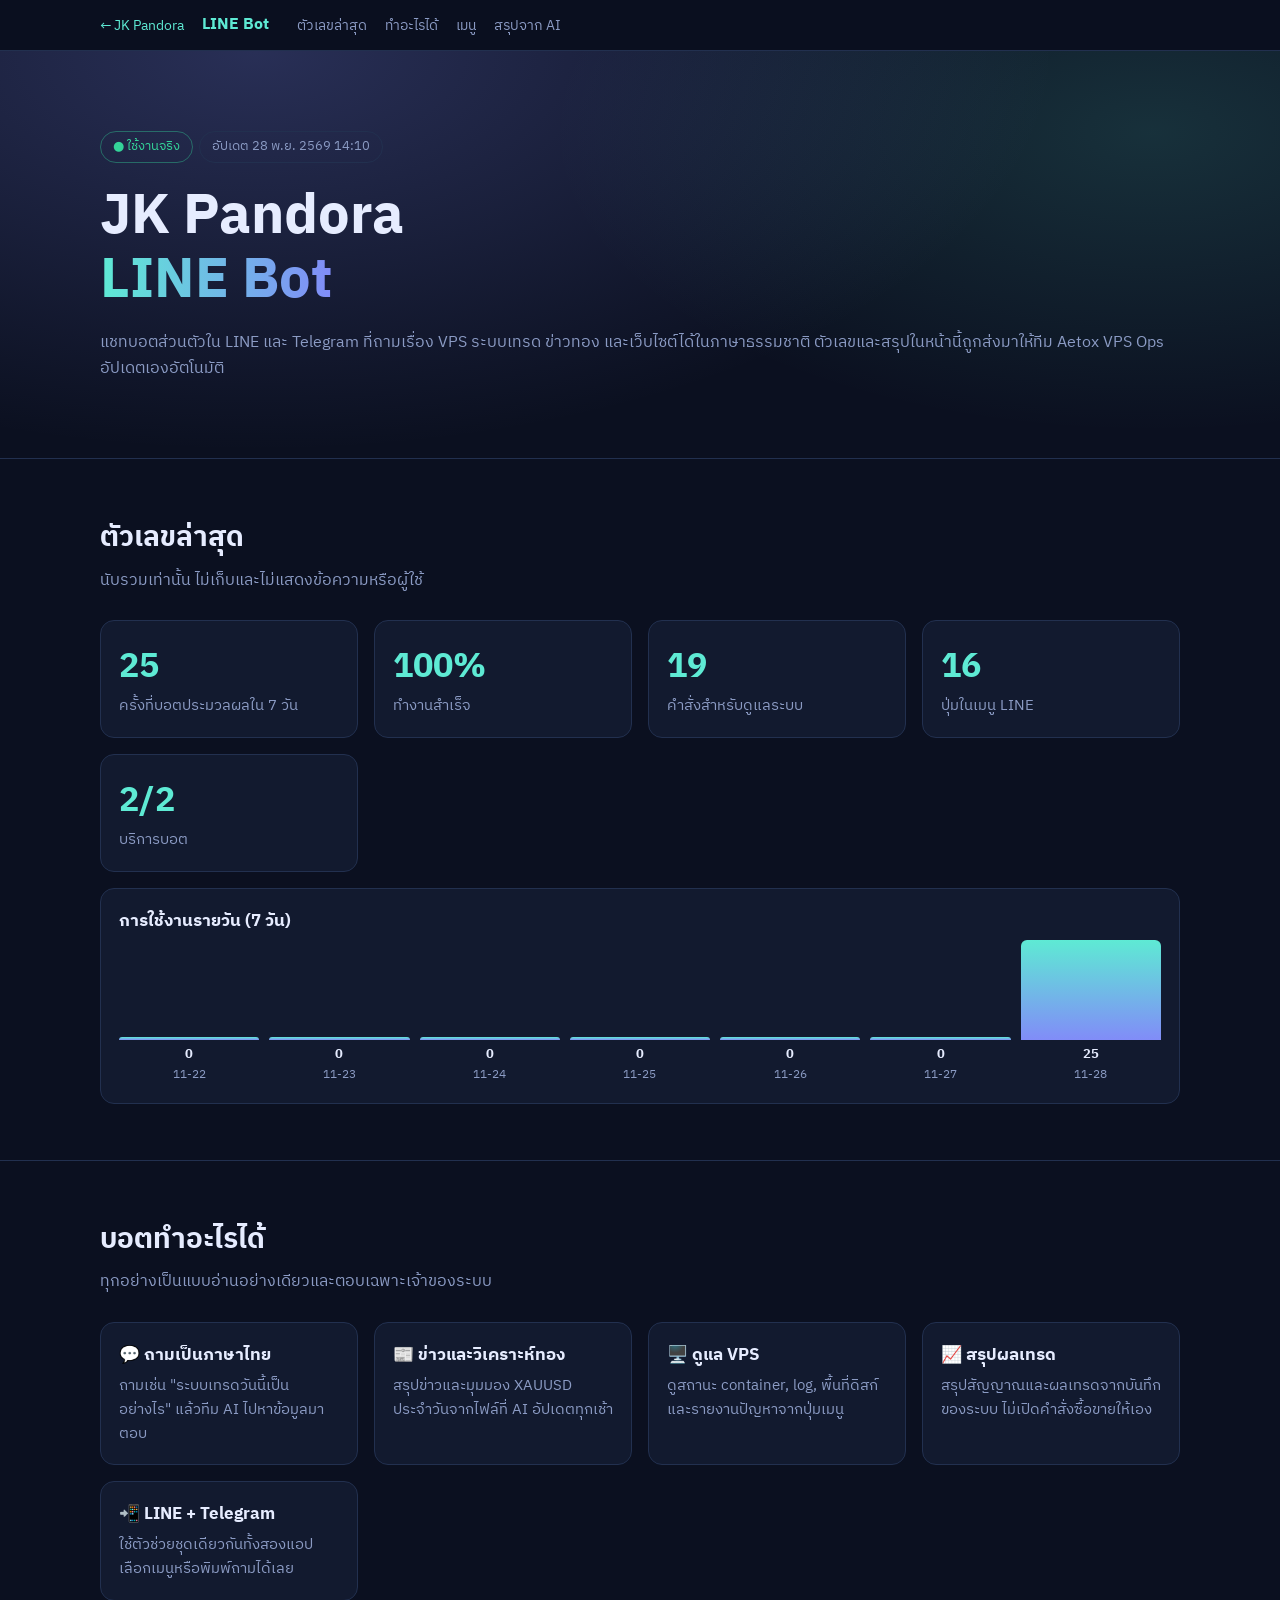
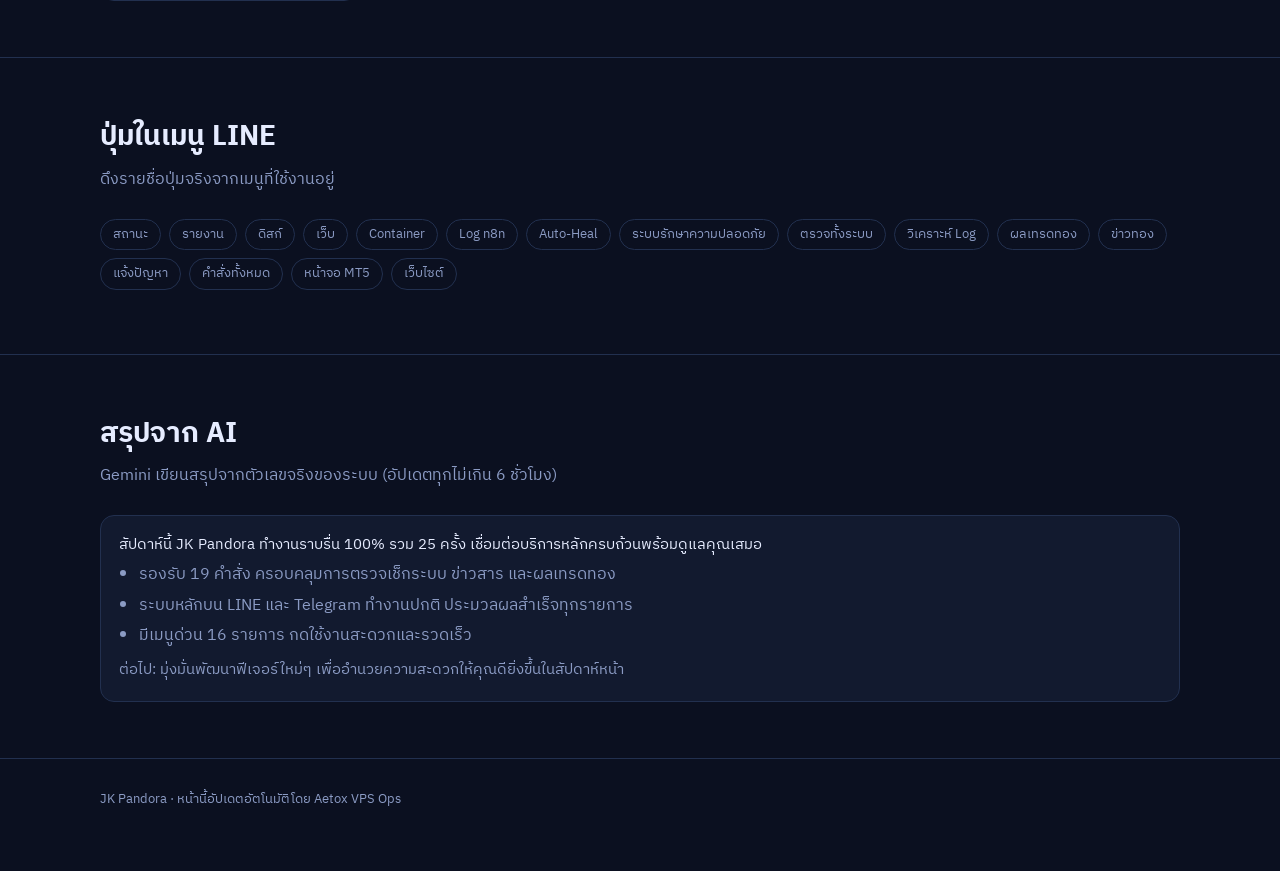
<file: projects/line-bot/index.html>
<!DOCTYPE html>
<html lang="th">
<head>
<meta charset="utf-8">
<meta name="viewport" content="width=device-width, initial-scale=1">
<title>JK Pandora LINE Bot · JK Pandora</title>
<link href="https://fonts.googleapis.com/css2?family=IBM+Plex+Sans+Thai:wght@400;500;600;700&family=JetBrains+Mono:wght@400;600&display=swap" rel="stylesheet">
<link rel="stylesheet" href="../../assets/theme.css">
<style>
.bars{display:flex;gap:10px;align-items:flex-end;height:140px;margin-top:10px}
.bars div{flex:1;text-align:center;font-size:12px;color:var(--mut)}
.bars i{display:block;background:linear-gradient(180deg,var(--acc),var(--acc2));border-radius:6px 6px 0 0;min-height:3px;margin-bottom:4px}
.bars b{display:block;color:var(--ink);font-size:13px}
.chips .pill{margin:0 8px 8px 0}
ul.hl{margin:0;padding-left:20px;color:var(--mut)}ul.hl li{margin:4px 0}
</style>
</head>
<body>
<nav><div class="in"><a href="../../" style="color:var(--acc)">← JK Pandora</a><b>LINE Bot</b><a href="#stats">ตัวเลขล่าสุด</a><a href="#can">ทำอะไรได้</a><a href="#menu">เมนู</a><a href="#ai">สรุปจาก AI</a></div></nav>
<header><div class="wrap">
<span class="pill live" id="livePill">● ใช้งานจริง</span><span class="pill" id="updated">กำลังโหลดสถานะ…</span>
<h1>JK Pandora<br><span>LINE Bot</span></h1>
<p class="sub">แชทบอตส่วนตัวใน LINE และ Telegram ที่ถามเรื่อง VPS ระบบเทรด ข่าวทอง และเว็บไซต์ได้ในภาษาธรรมชาติ ตัวเลขและสรุปในหน้านี้ถูกส่งมาให้ทีม Aetox VPS Ops อัปเดตเองอัตโนมัติ</p>
</div></header>
<section id="stats"><div class="wrap">
<h2>ตัวเลขล่าสุด</h2><p class="sub">นับรวมเท่านั้น ไม่เก็บและไม่แสดงข้อความหรือผู้ใช้</p>
<div class="grid">
<div class="card"><div class="stat" id="sRuns">–</div><p>ครั้งที่บอตประมวลผลใน 7 วัน</p></div>
<div class="card"><div class="stat" id="sOk">–</div><p>ทำงานสำเร็จ</p></div>
<div class="card"><div class="stat" id="sCmd">–</div><p>คำสั่งสำหรับดูแลระบบ</p></div>
<div class="card"><div class="stat" id="sBtn">–</div><p>ปุ่มในเมนู LINE</p></div>
<div class="card"><div class="stat" id="sSvc">–</div><p>บริการบอต</p></div>
</div>
<div class="card" style="margin-top:16px"><h3>การใช้งานรายวัน (7 วัน)</h3><div class="bars" id="bars"></div></div>
</div></section>
<section id="can"><div class="wrap">
<h2>บอตทำอะไรได้</h2><p class="sub">ทุกอย่างเป็นแบบอ่านอย่างเดียวและตอบเฉพาะเจ้าของระบบ</p>
<div class="grid">
<div class="card"><h3>💬 ถามเป็นภาษาไทย</h3><p>ถามเช่น "ระบบเทรดวันนี้เป็นอย่างไร" แล้วทีม AI ไปหาข้อมูลมาตอบ</p></div>
<div class="card"><h3>📰 ข่าวและวิเคราะห์ทอง</h3><p>สรุปข่าวและมุมมอง XAUUSD ประจำวันจากไฟล์ที่ AI อัปเดตทุกเช้า</p></div>
<div class="card"><h3>🖥️ ดูแล VPS</h3><p>ดูสถานะ container, log, พื้นที่ดิสก์ และรายงานปัญหาจากปุ่มเมนู</p></div>
<div class="card"><h3>📈 สรุปผลเทรด</h3><p>สรุปสัญญาณและผลเทรดจากบันทึกของระบบ ไม่เปิดคำสั่งซื้อขายให้เอง</p></div>
<div class="card"><h3>📲 LINE + Telegram</h3><p>ใช้ตัวช่วยชุดเดียวกันทั้งสองแอป เลือกเมนูหรือพิมพ์ถามได้เลย</p></div>
</div>
</div></section>
<section id="menu"><div class="wrap">
<h2>ปุ่มในเมนู LINE</h2><p class="sub">ดึงรายชื่อปุ่มจริงจากเมนูที่ใช้งานอยู่</p>
<div class="chips" id="chips"><span class="pill">กำลังโหลด…</span></div>
</div></section>
<section id="ai"><div class="wrap">
<h2>สรุปจาก AI</h2><p class="sub">Gemini เขียนสรุปจากตัวเลขจริงของระบบ (อัปเดตทุกไม่เกิน 6 ชั่วโมง)</p>
<div class="card"><p id="aiSum" style="color:var(--ink)">รอข้อมูลรอบแรก</p><ul class="hl" id="aiHl"></ul><p id="aiNext" style="margin-top:10px"></p></div>
</div></section>
<footer><div class="wrap">JK Pandora · หน้านี้อัปเดตอัตโนมัติโดย Aetox VPS Ops</div></footer>
<script>
function $(i){return document.getElementById(i)}
function set(i,v){var e=$(i);if(e)e.textContent=v}
fetch('data/status.json?'+Date.now()).then(function(r){return r.json()}).then(function(d){
  var t=d.updated_at?new Date(d.updated_at):null;
  set('updated',t&&!isNaN(t)?'อัปเดต '+t.toLocaleString('th-TH',{dateStyle:'medium',timeStyle:'short'}):'รอข้อมูลรอบแรก');
  var has=function(v){return v!==null&&v!==undefined};
  set('sRuns',has(d.runs_7d)?d.runs_7d.toLocaleString():'–');
  set('sOk',has(d.runs_7d)&&d.runs_7d>0?Math.round(100*d.ok_7d/d.runs_7d)+'%':'–');
  set('sCmd',has(d.commands)?d.commands:'–');
  set('sBtn',(d.menu||[]).length||'–');
  var s=d.services||{},keys=Object.keys(s),up=keys.filter(function(k){return s[k]}).length;
  set('sSvc',keys.length?up+'/'+keys.length:'–');
  var dl=d.daily||[],mx=Math.max.apply(null,dl.map(function(x){return x.n}).concat([1])),b=$('bars');b.textContent='';
  dl.forEach(function(x){var c=document.createElement('div'),i=document.createElement('i'),n=document.createElement('b');
    i.style.height=Math.round(100*x.n/mx)+'px';n.textContent=x.n;c.appendChild(i);c.appendChild(n);c.appendChild(document.createTextNode(x.d));b.appendChild(c)});
  var ch=$('chips');ch.textContent='';(d.menu||[]).forEach(function(m){var p=document.createElement('span');p.className='pill';p.textContent=m;ch.appendChild(p)});
  if(!(d.menu||[]).length){var p=document.createElement('span');p.className='pill';p.textContent='รอข้อมูลรอบแรก';ch.appendChild(p)}
  var a=d.ai||{};set('aiSum',a.summary||'รอข้อมูลรอบแรก');
  var ul=$('aiHl');ul.textContent='';(a.highlights||[]).forEach(function(h){var li=document.createElement('li');li.textContent=h;ul.appendChild(li)});
  set('aiNext',a.next?'ต่อไป: '+a.next:'');
}).catch(function(){set('updated','ยังไม่มีข้อมูลสถานะ')});
</script>
</body>
</html>
</file>
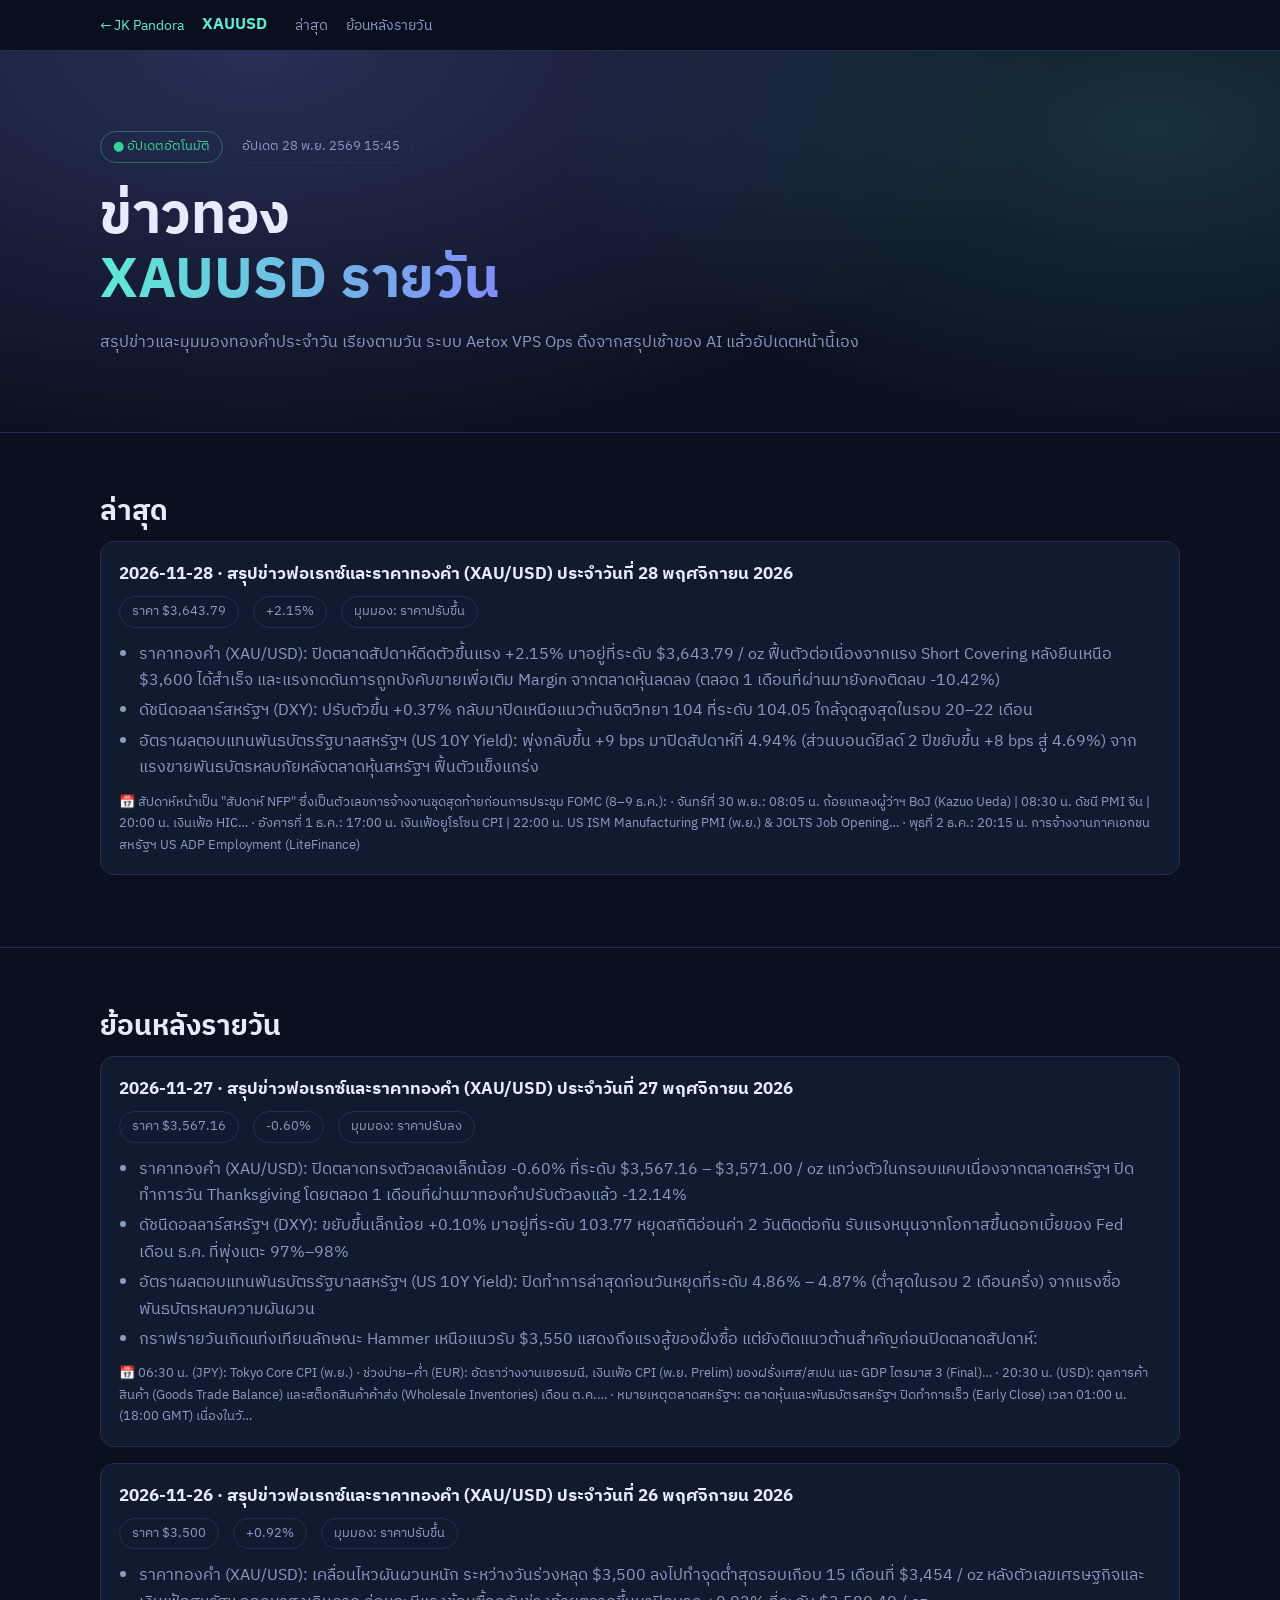
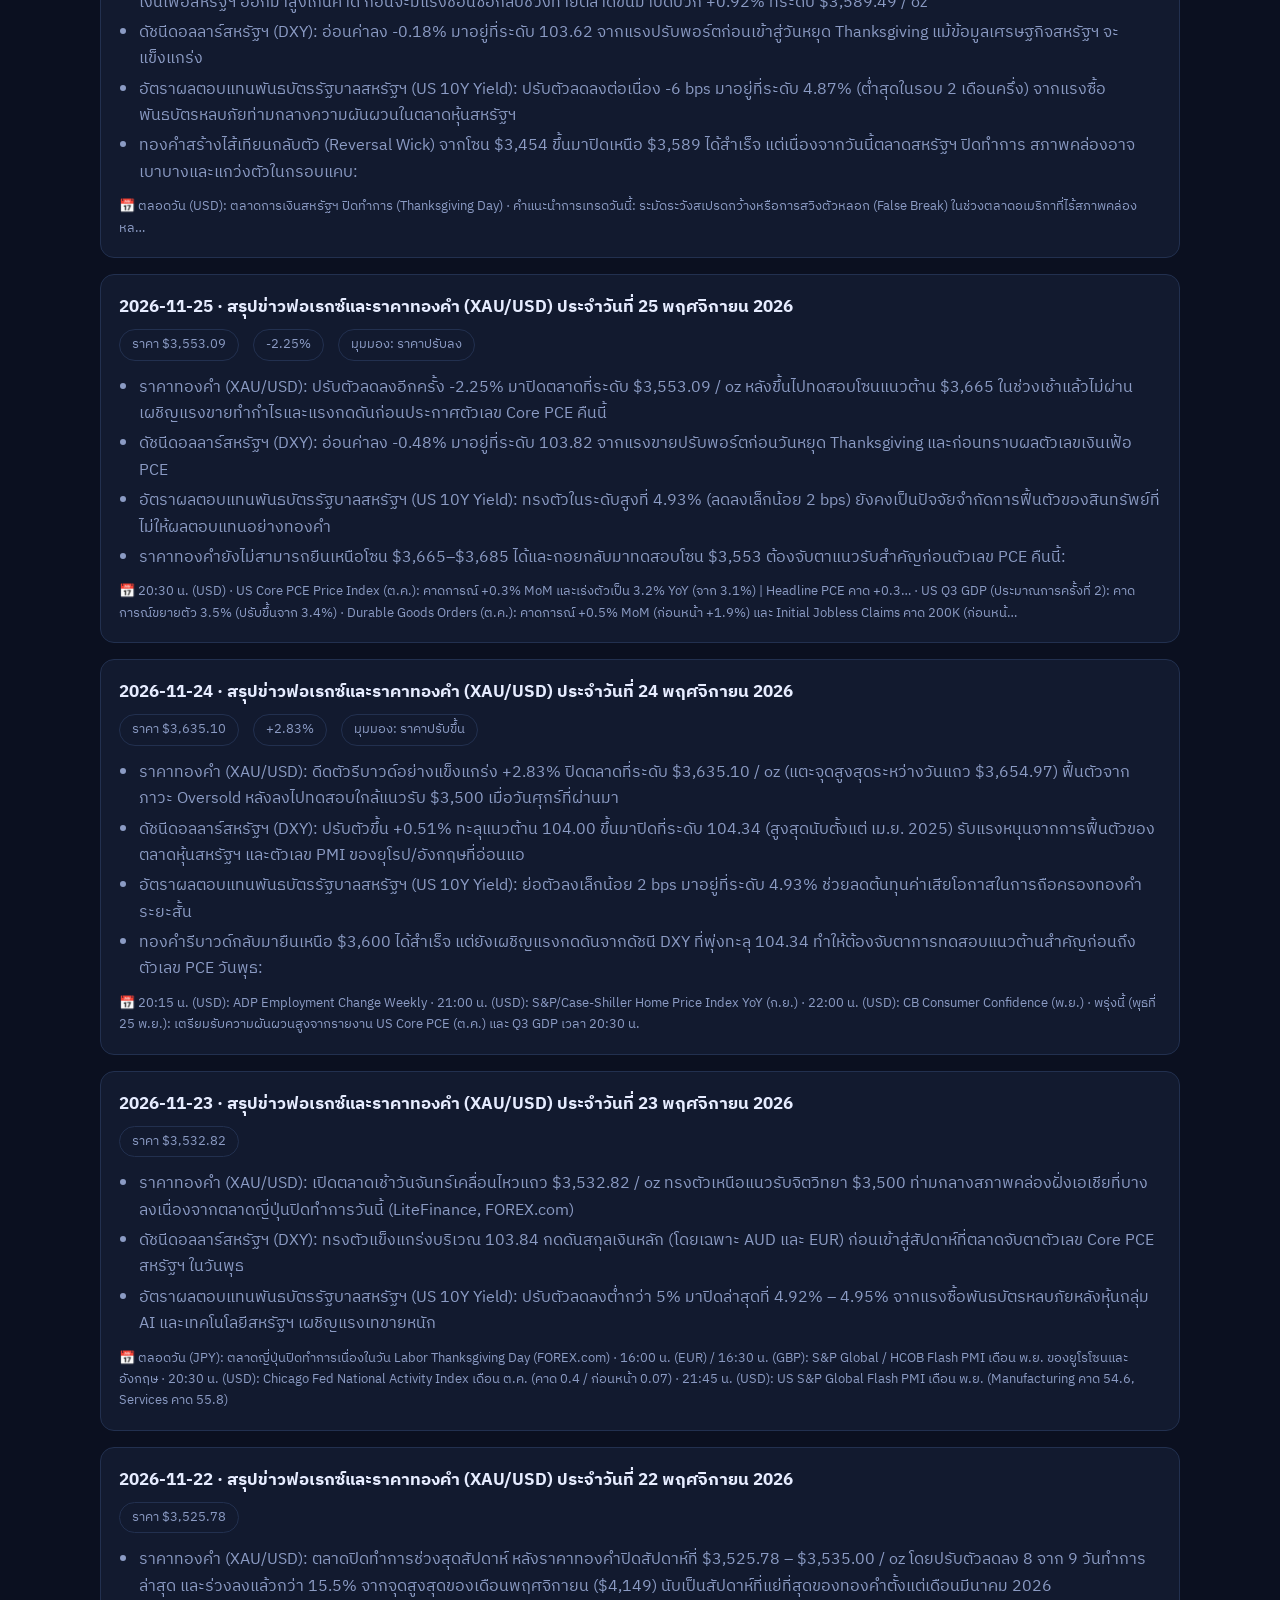
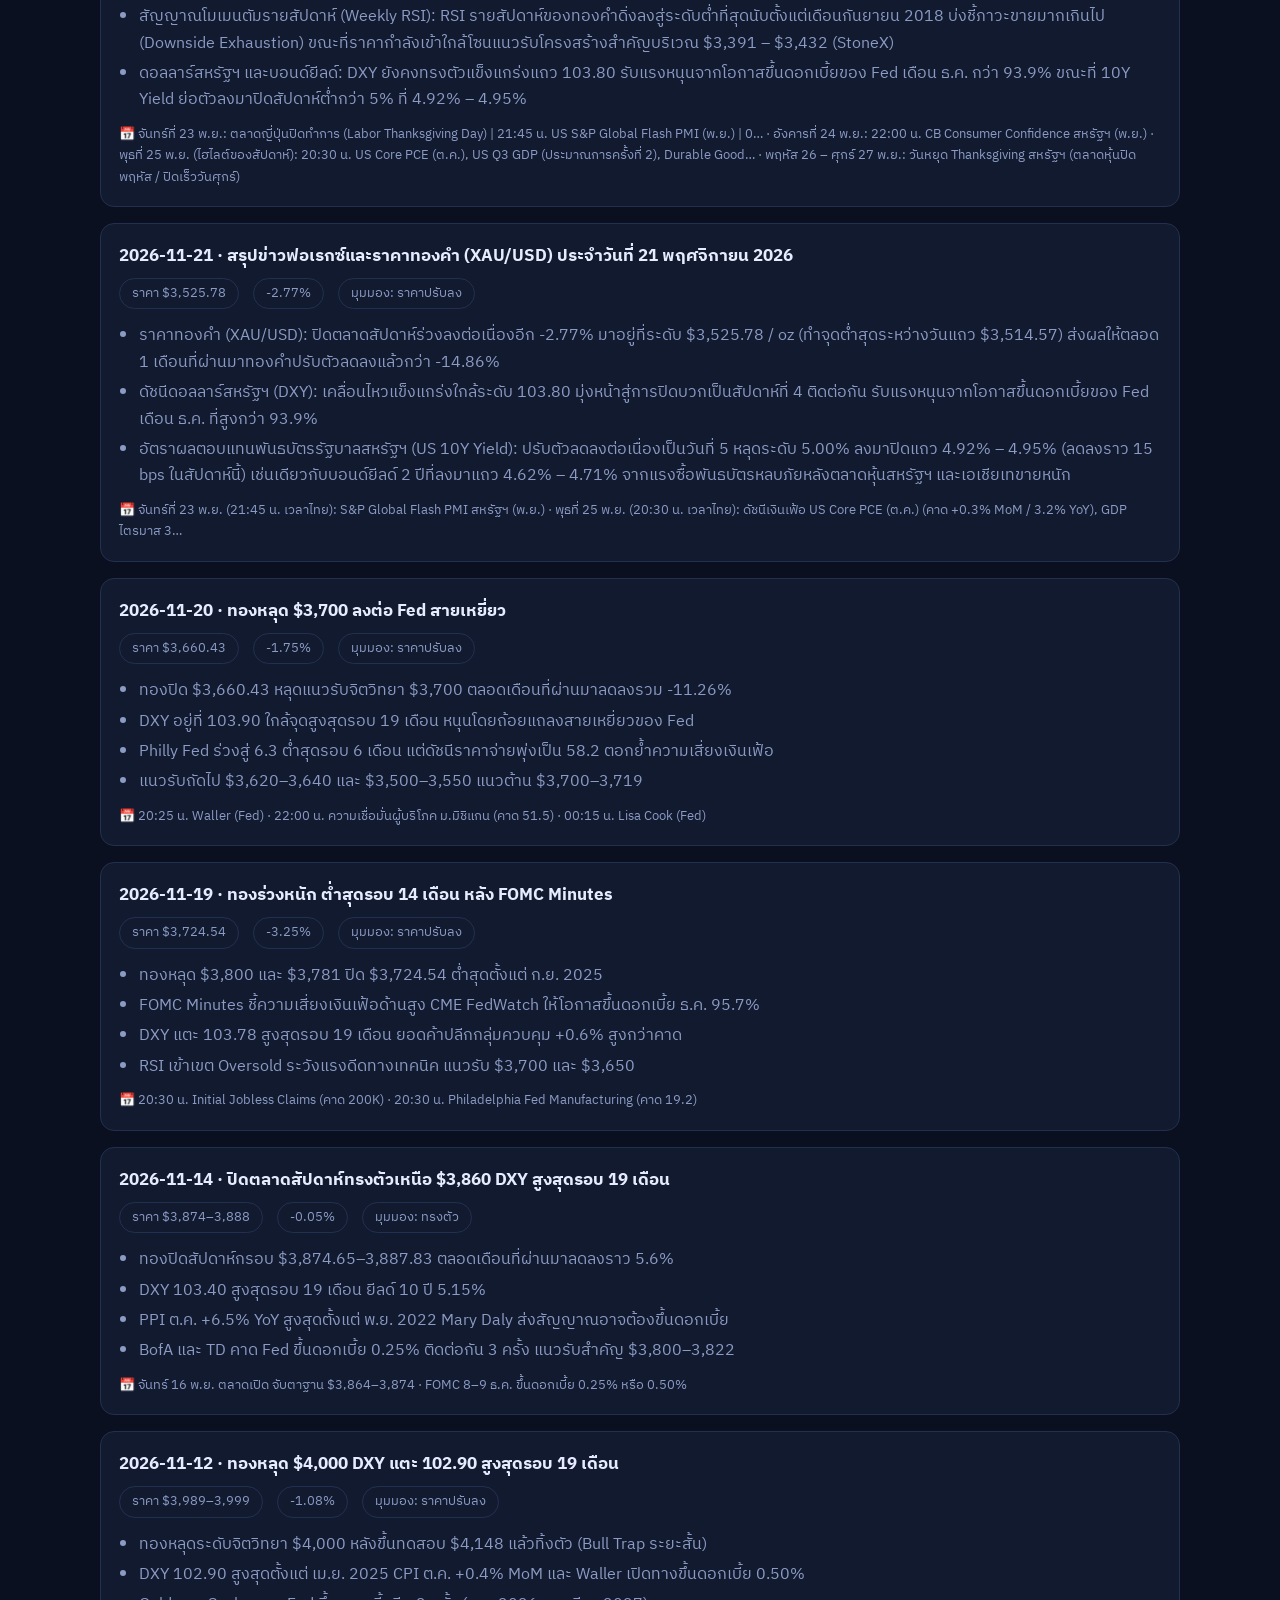
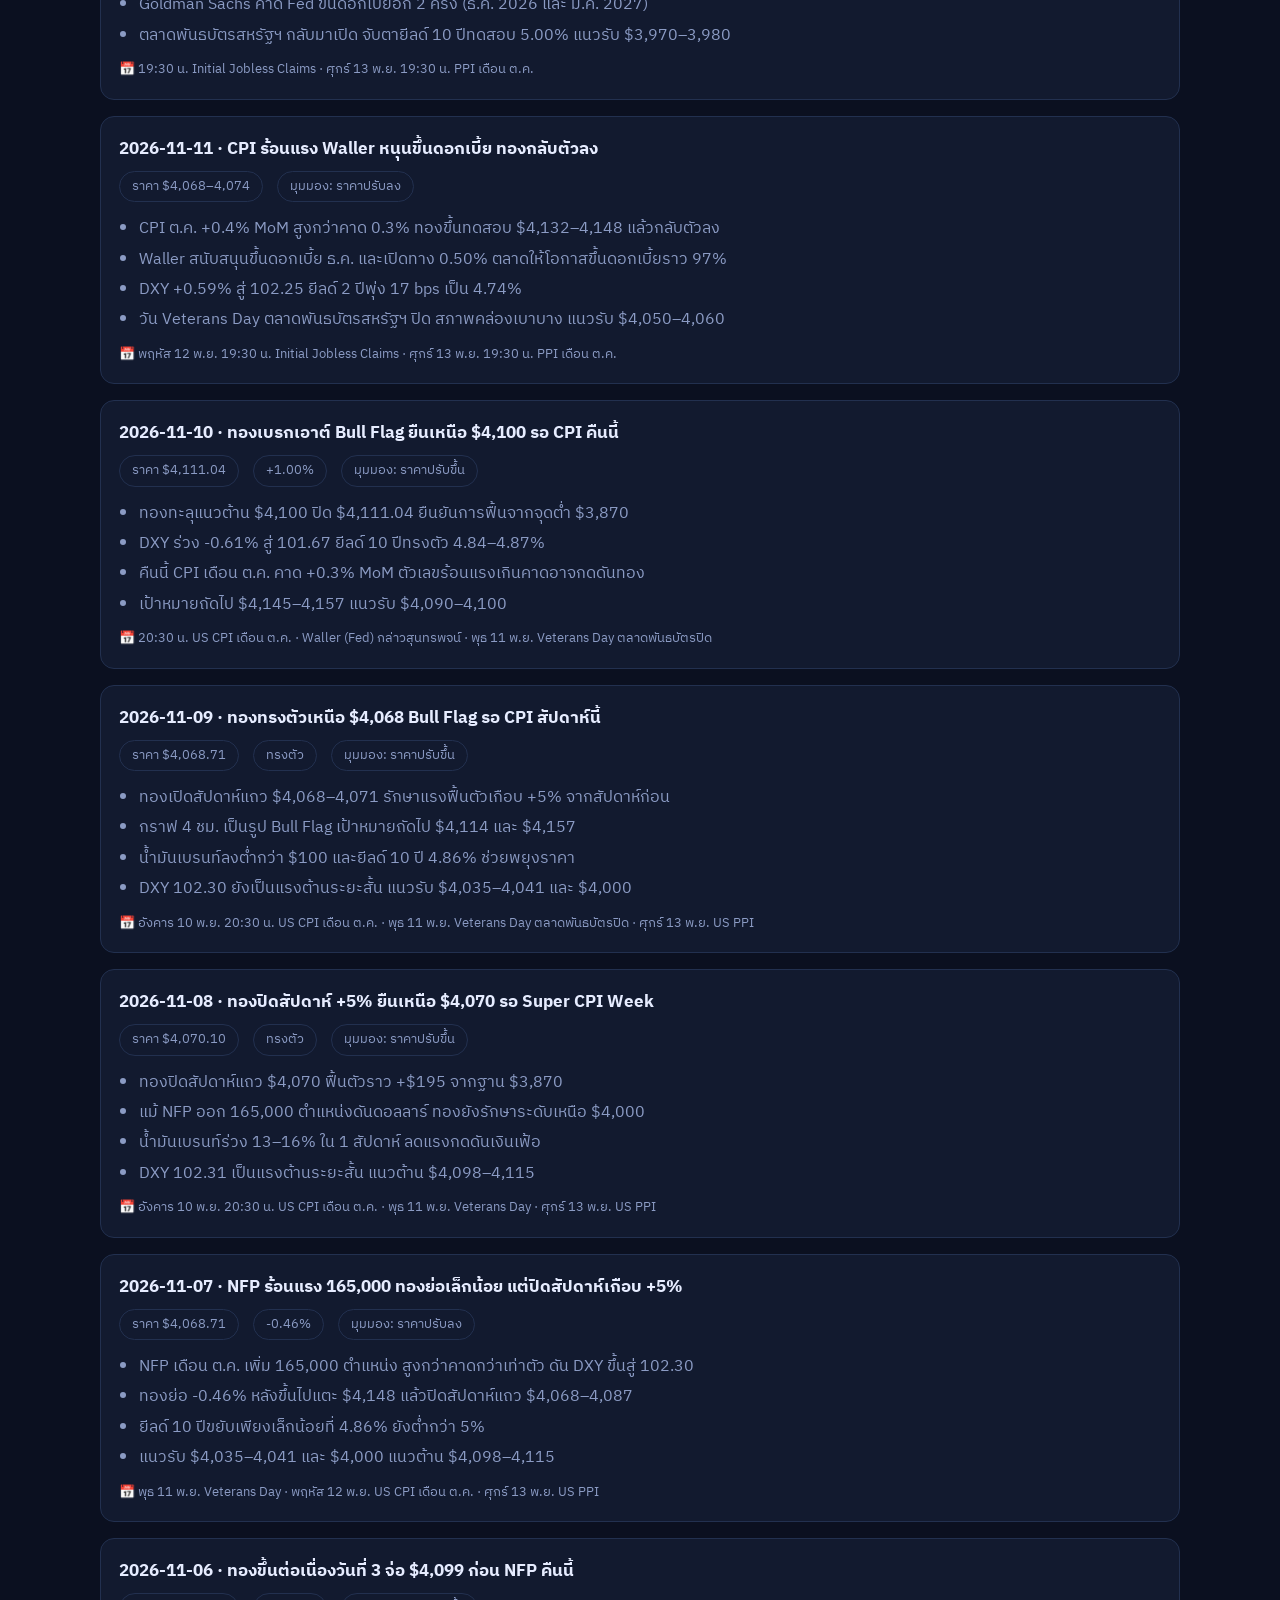
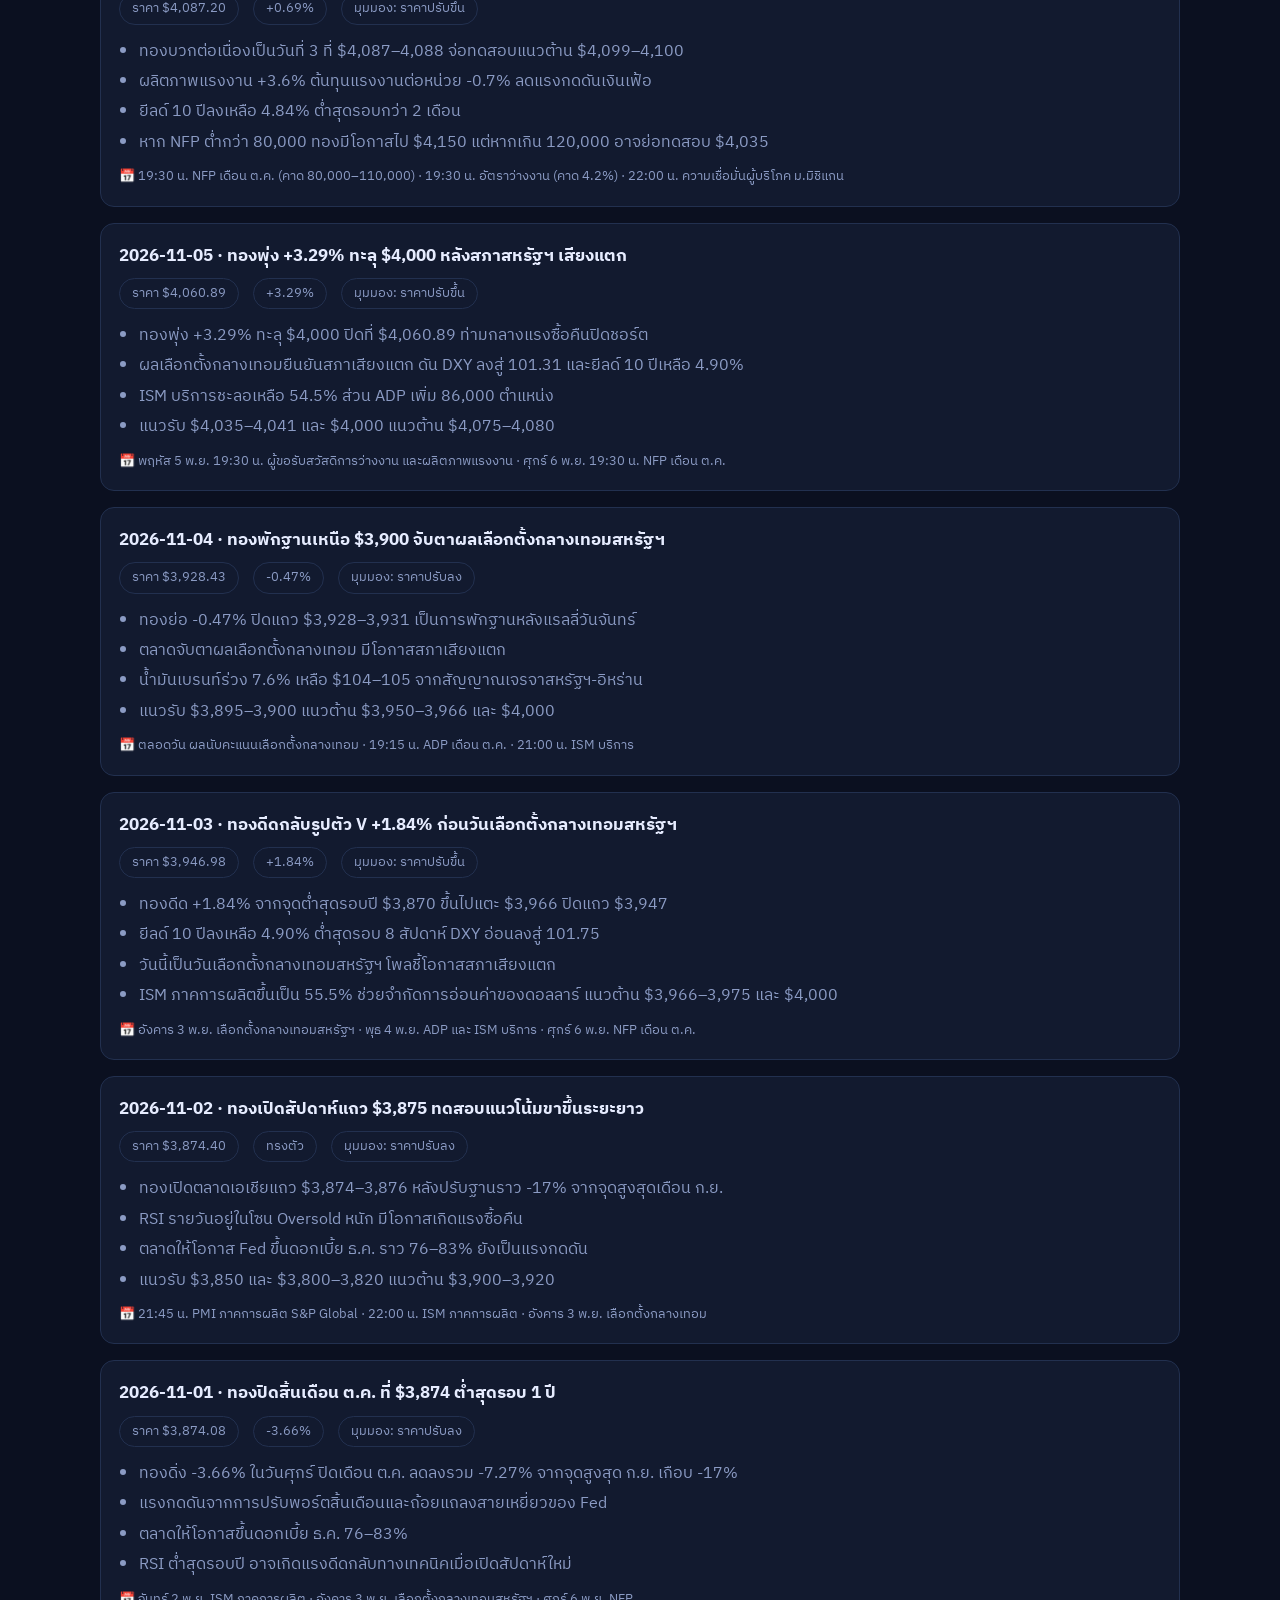
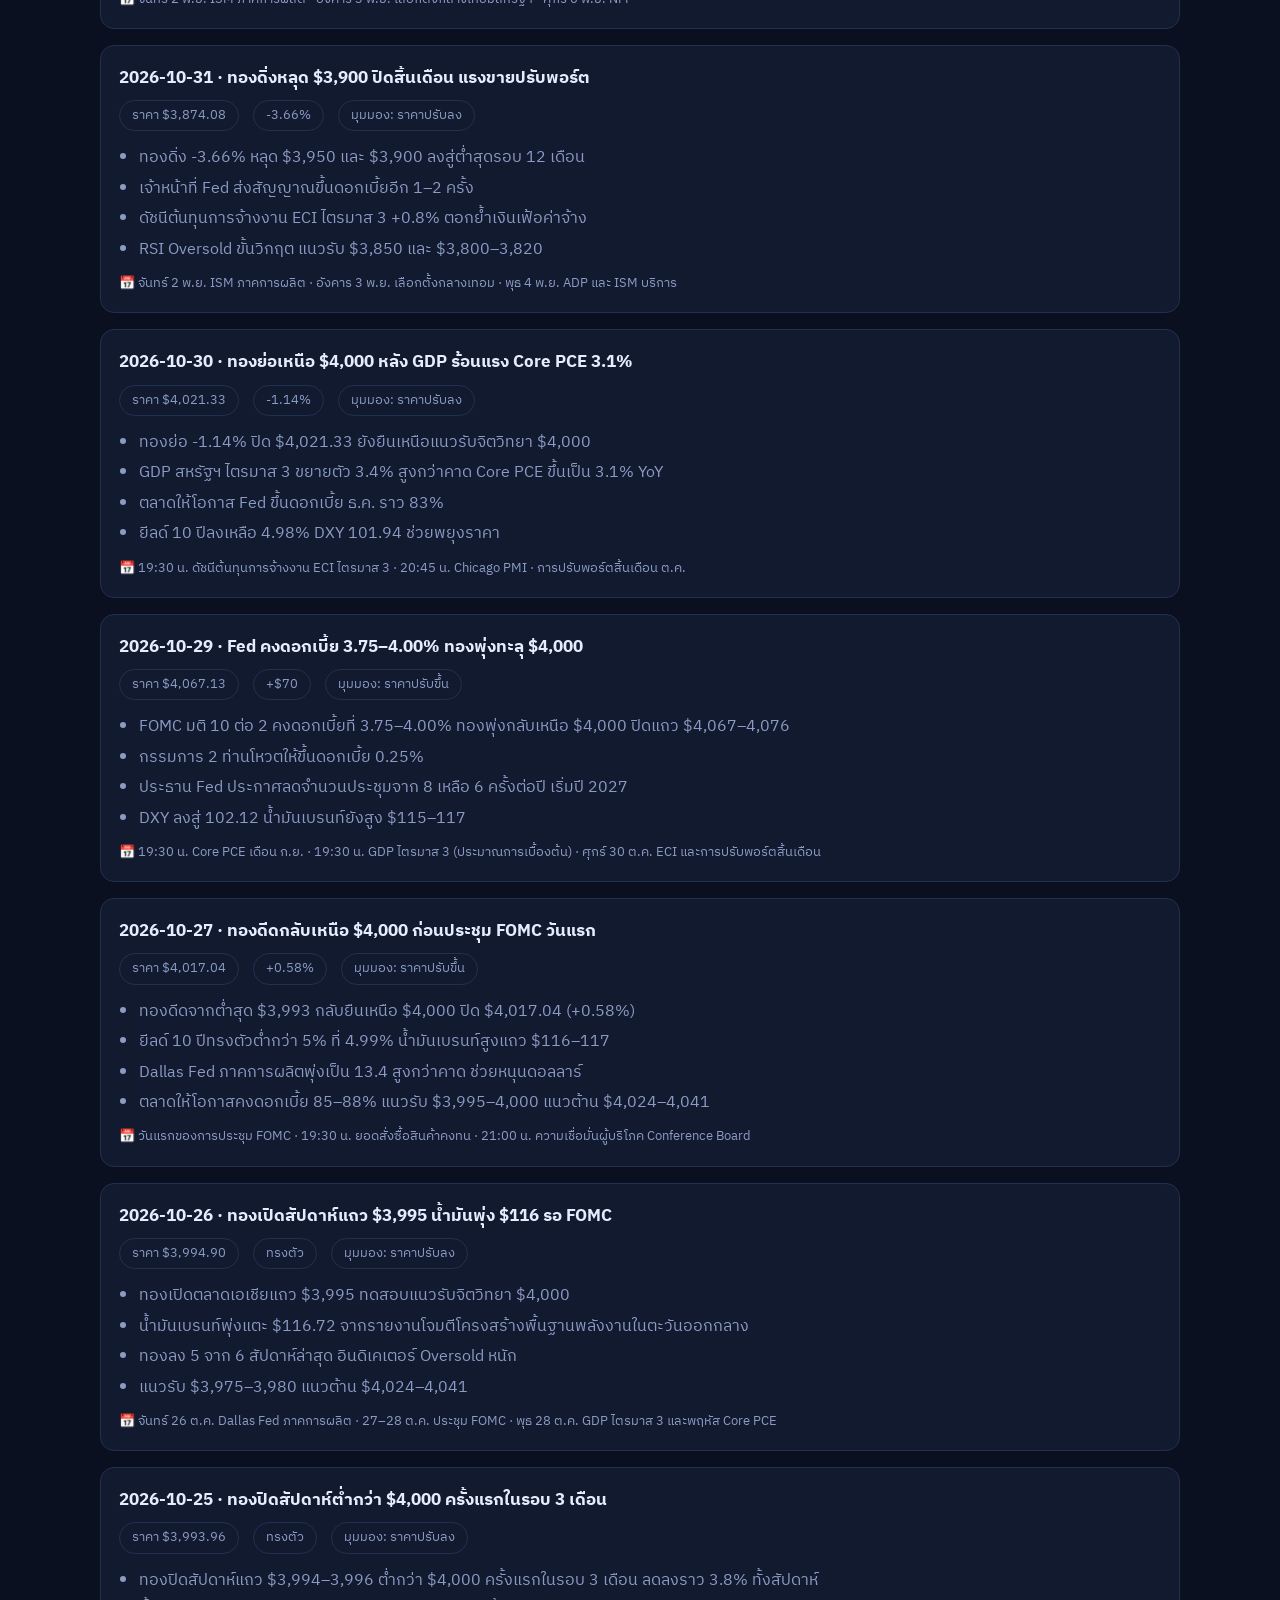
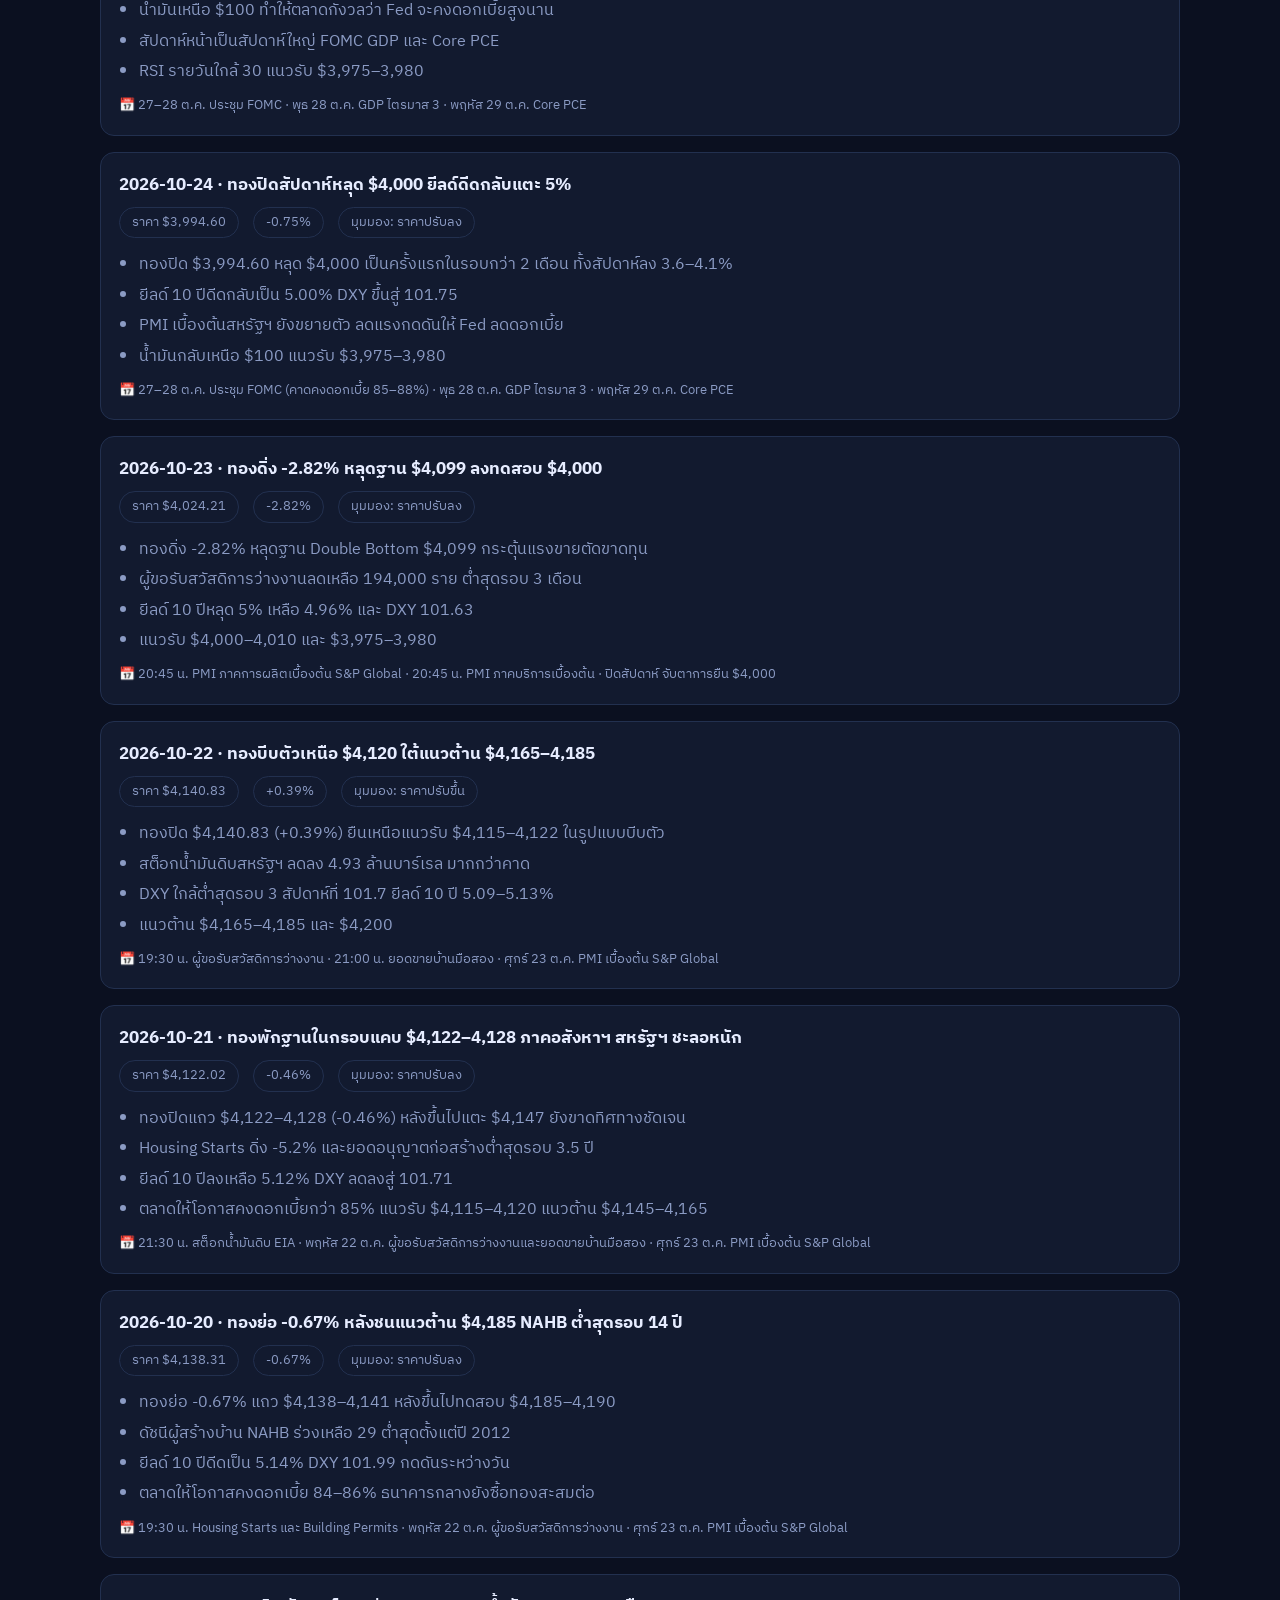
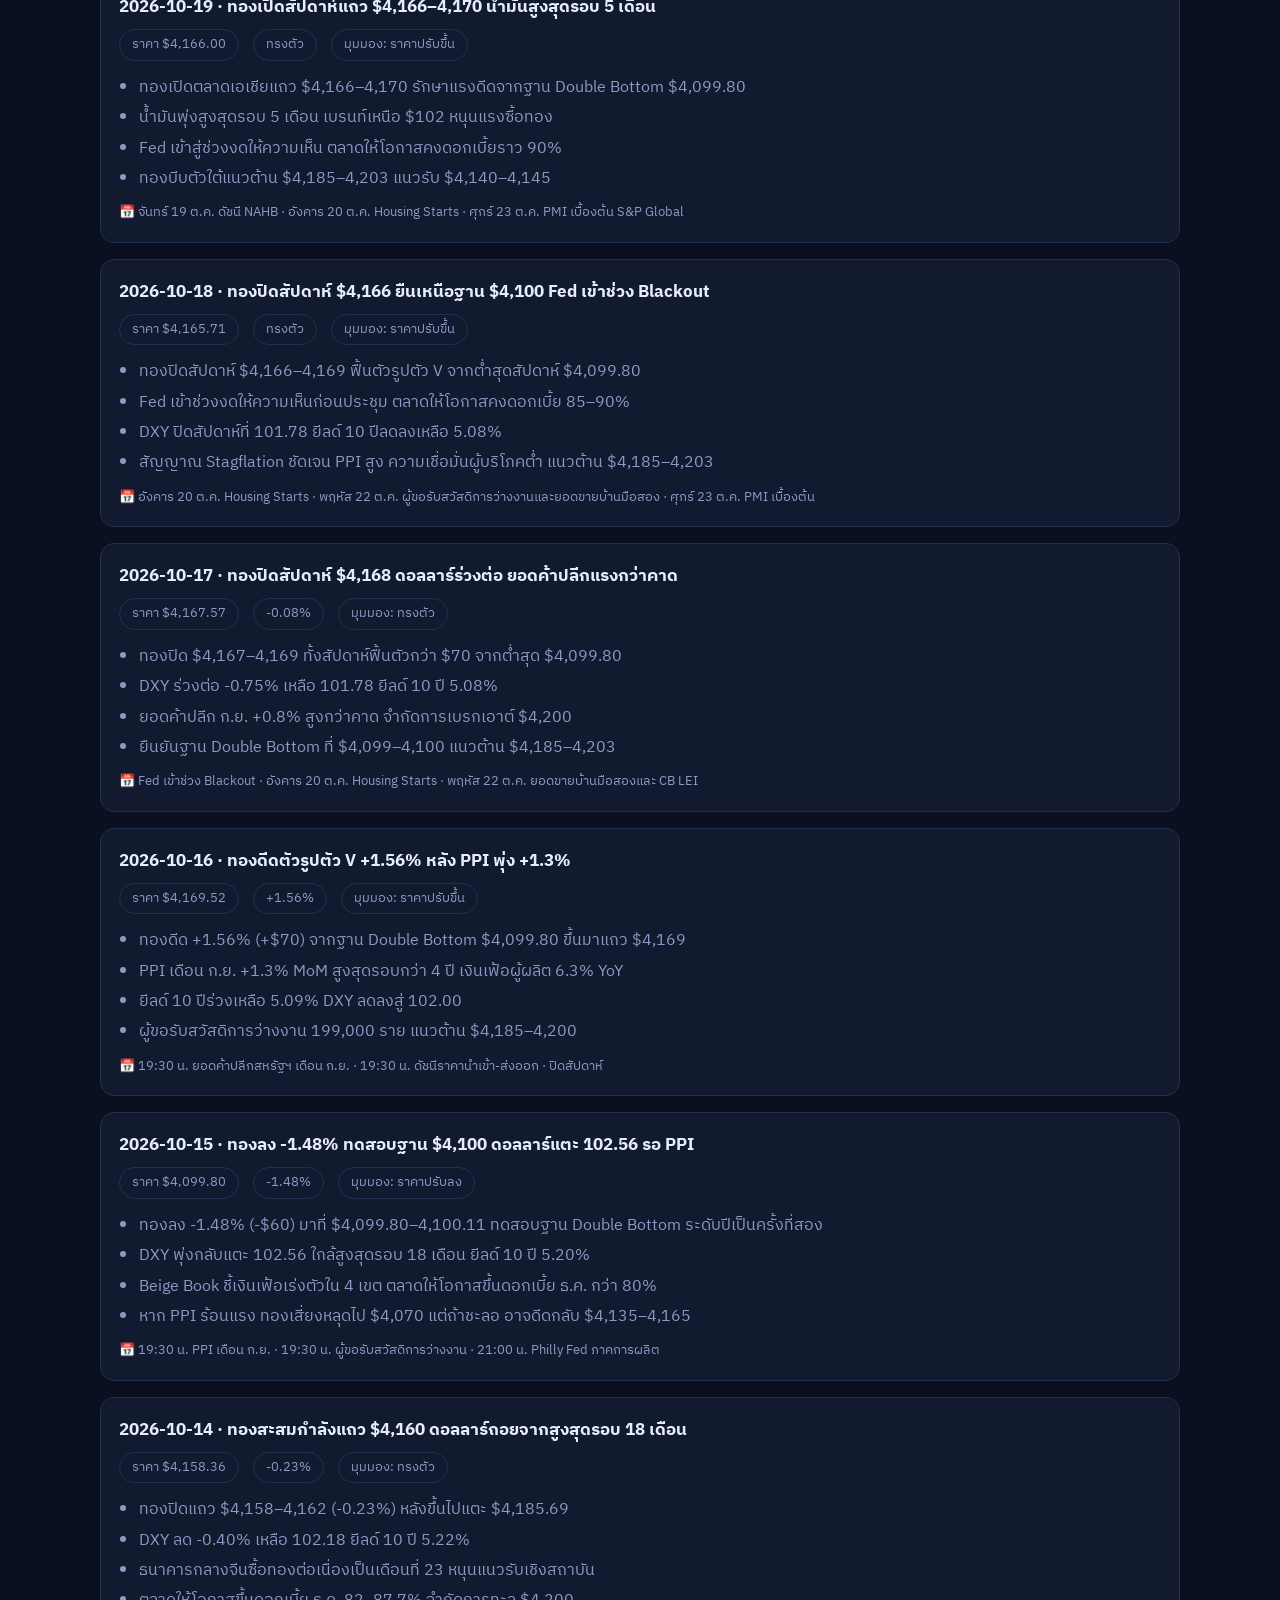
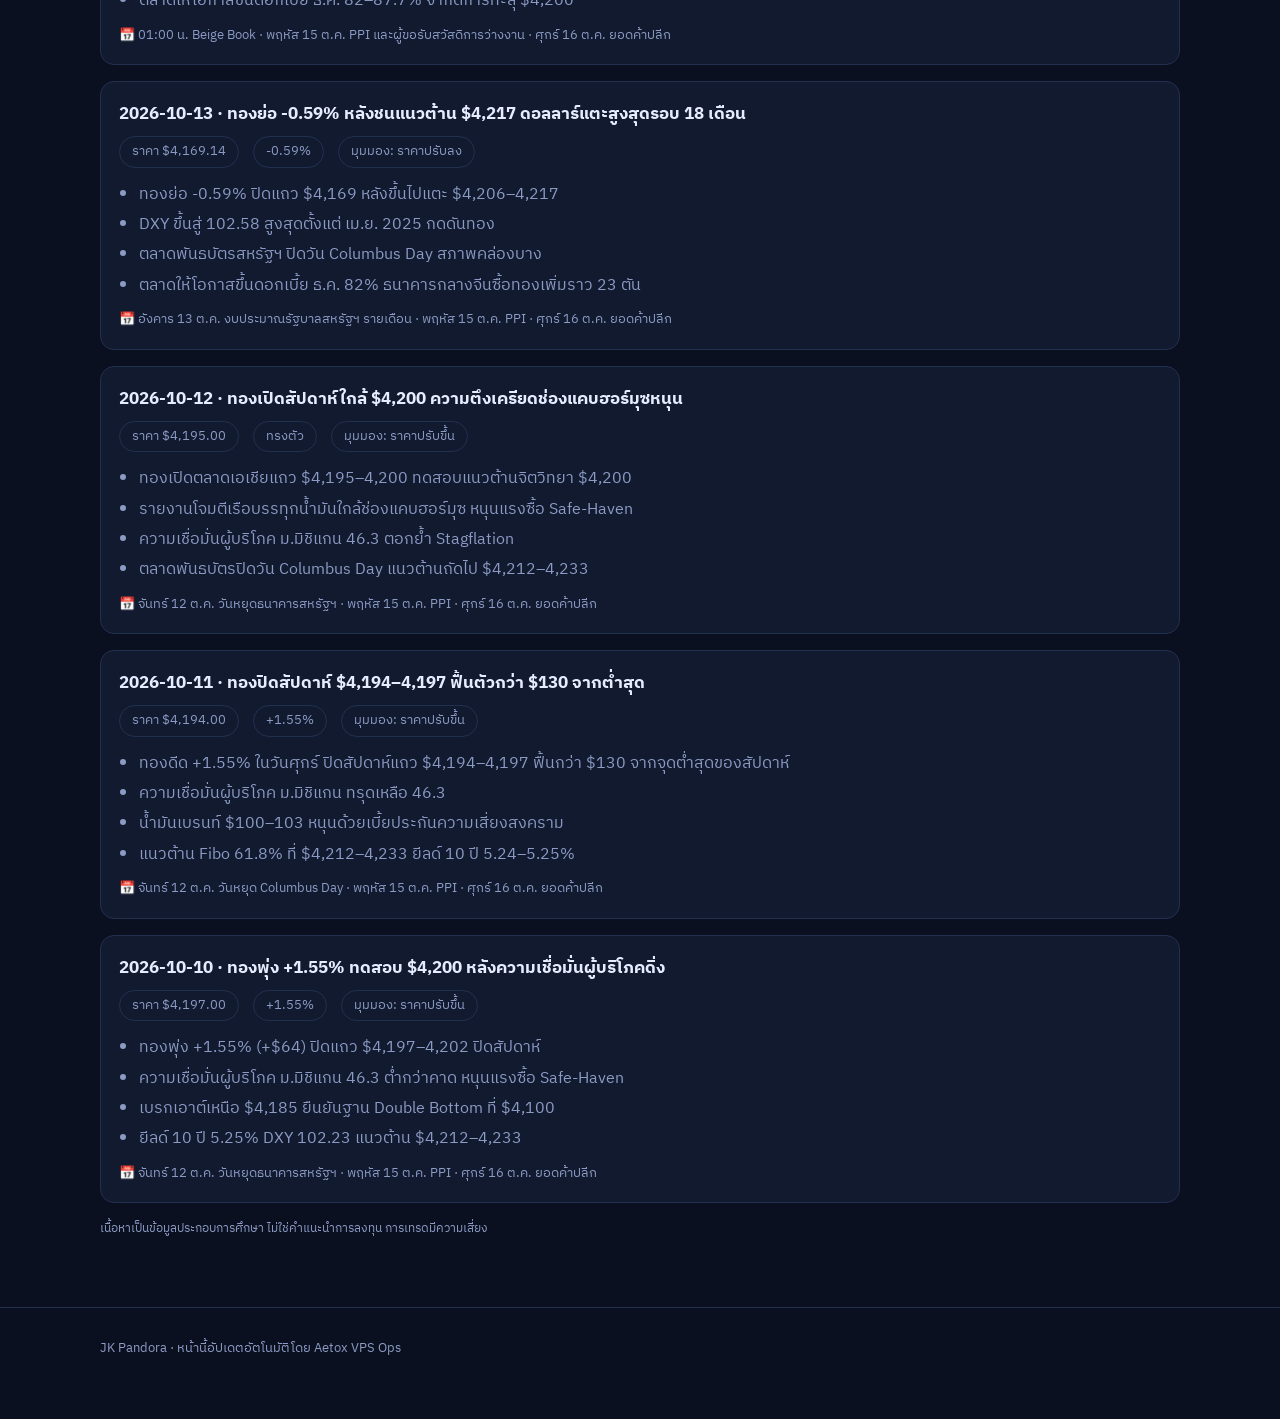
<file: projects/xauusd-dashboard/index.html>
<!DOCTYPE html>
<html lang="th">
<head>
<meta charset="utf-8">
<meta name="viewport" content="width=device-width, initial-scale=1">
<title>XAUUSD ข่าวทองรายวัน · JK Pandora</title>
<link href="https://fonts.googleapis.com/css2?family=IBM+Plex+Sans+Thai:wght@400;500;600;700&family=JetBrains+Mono:wght@400;600&display=swap" rel="stylesheet">
<link rel="stylesheet" href="../../assets/theme.css">
<style>
.day{margin-bottom:16px}
.day h3{margin:0 0 6px}
.day .meta{display:flex;flex-wrap:wrap;gap:8px;margin:8px 0}
ul.pt{margin:8px 0 0;padding-left:20px;color:var(--mut)}ul.pt li{margin:4px 0}
.cal{font-size:13px;color:var(--mut);margin-top:10px}
.dis{font-size:12px;color:var(--mut);margin-top:16px}
</style>
</head>
<body>
<nav><div class="in"><a href="../../" style="color:var(--acc)">← JK Pandora</a><b>XAUUSD</b><a href="#latest">ล่าสุด</a><a href="#history">ย้อนหลังรายวัน</a></div></nav>
<header><div class="wrap">
<span class="pill live">● อัปเดตอัตโนมัติ</span><span class="pill" id="updated">กำลังโหลด…</span>
<h1>ข่าวทอง<br><span>XAUUSD รายวัน</span></h1>
<p class="sub">สรุปข่าวและมุมมองทองคำประจำวัน เรียงตามวัน ระบบ Aetox VPS Ops ดึงจากสรุปเช้าของ AI แล้วอัปเดตหน้านี้เอง</p>
</div></header>
<section id="latest"><div class="wrap"><h2>ล่าสุด</h2><div id="latestBox"><div class="card"><p>กำลังโหลด…</p></div></div></div></section>
<section id="history"><div class="wrap"><h2>ย้อนหลังรายวัน</h2><div id="hist"></div>
<p class="dis">เนื้อหาเป็นข้อมูลประกอบการศึกษา ไม่ใช่คำแนะนำการลงทุน การเทรดมีความเสี่ยง</p></div></section>
<footer><div class="wrap">JK Pandora · หน้านี้อัปเดตอัตโนมัติโดย Aetox VPS Ops</div></footer>
<script>
function el(t,c,x){var e=document.createElement(t);if(c)e.className=c;if(x!==undefined&&x!==null&&x!=='')e.textContent=x;return e}
function card(d){
  var c=el('div','card day');
  c.appendChild(el('h3','',d.date+(d.headline?' · '+d.headline:'')));
  var m=el('div','meta');
  if(d.price)m.appendChild(el('span','pill','ราคา '+d.price));
  if(d.change)m.appendChild(el('span','pill',d.change));
  if(d.bias)m.appendChild(el('span','pill','มุมมอง: '+d.bias));
  if(m.childNodes.length)c.appendChild(m);
  if((d.points||[]).length){var u=el('ul','pt');d.points.forEach(function(p){u.appendChild(el('li','',p))});c.appendChild(u)}
  if((d.calendar||[]).length)c.appendChild(el('div','cal','📅 '+d.calendar.join(' · ')));
  return c}
fetch('data/news.json?'+Date.now()).then(function(r){return r.json()}).then(function(d){
  var t=d.updated_at?new Date(d.updated_at):null;
  $('updated').textContent=t&&!isNaN(t)?'อัปเดต '+t.toLocaleString('th-TH',{dateStyle:'medium',timeStyle:'short'}):'รอข้อมูลรอบแรก';
  var days=(d.days||[]).slice().sort(function(a,b){return a.date<b.date?1:-1});
  var L=document.getElementById('latestBox'),H=document.getElementById('hist');L.textContent='';H.textContent='';
  if(!days.length){L.appendChild(el('div','card','รอข้อมูลรอบแรก'));return}
  L.appendChild(card(days[0]));
  days.slice(1).forEach(function(x){H.appendChild(card(x))});
  if(days.length<2)H.appendChild(el('p','dis','ประวัติจะสะสมเพิ่มวันละหนึ่งรายการ'));
}).catch(function(){document.getElementById('updated').textContent='ยังไม่มีข้อมูล'});
function $(i){return document.getElementById(i)}
</script>
</body>
</html>
</file>
<file: assets/theme.css>
/* ธีมกลางของ JK Pandora: ทุกหน้าใช้ไฟล์นี้ร่วมกัน */
:root{--bg:#0b1020;--panel:#121a2f;--line:#22304f;--ink:#e6ecff;--mut:#8b9bc4;--acc:#5eead4;--acc2:#818cf8;--ok:#34d399;--warn:#fbbf24;--bad:#f87171}
*{box-sizing:border-box}html{scroll-behavior:smooth}
body{margin:0;background:var(--bg);color:var(--ink);font-family:'IBM Plex Sans Thai',system-ui,sans-serif;line-height:1.65}
code,pre,.mono{font-family:'JetBrains Mono',monospace}a{color:var(--acc)}
nav{position:sticky;top:0;z-index:9;background:rgba(11,16,32,.85);backdrop-filter:blur(10px);border-bottom:1px solid var(--line)}
nav .in{max-width:1120px;margin:auto;display:flex;gap:18px;align-items:center;padding:12px 20px;overflow-x:auto;white-space:nowrap}
nav b{color:var(--acc);margin-right:10px}nav a{color:var(--mut);text-decoration:none;font-size:14px}nav a:hover{color:var(--ink)}
.wrap{max-width:1120px;margin:auto;padding:0 20px}
header{padding:80px 0 50px;background:radial-gradient(800px 400px at 20% 0%,rgba(129,140,248,.25),transparent),radial-gradient(600px 300px at 90% 20%,rgba(94,234,212,.15),transparent)}
.pill{display:inline-block;padding:4px 12px;border:1px solid var(--line);border-radius:99px;font-size:13px;color:var(--mut);margin:0 6px 6px 0}
.pill.live{color:var(--ok);border-color:rgba(52,211,153,.4)}
h1{font-size:clamp(34px,5vw,56px);line-height:1.15;margin:16px 0}
h1 span{background:linear-gradient(90deg,var(--acc),var(--acc2));-webkit-background-clip:text;color:transparent}
h2{font-size:28px;margin:0 0 6px}.sub{color:var(--mut);margin:0 0 26px}
section{padding:56px 0;border-top:1px solid var(--line)}
.grid{display:grid;gap:16px;grid-template-columns:repeat(auto-fit,minmax(240px,1fr))}
.card{background:var(--panel);border:1px solid var(--line);border-radius:14px;padding:18px}
.card h3{margin:0 0 6px;font-size:17px}.card p{margin:0;color:var(--mut);font-size:14.5px}
.stat{font-size:34px;font-weight:700;color:var(--acc)}
.proj{display:block;text-decoration:none;color:var(--ink);transition:.2s}
.proj:hover{border-color:var(--acc);transform:translateY(-3px)}
.proj .ic{font-size:30px}.proj.soon{opacity:.55;pointer-events:none}
footer{padding:30px 0 60px;color:var(--mut);font-size:13px;border-top:1px solid var(--line)}
</file>
